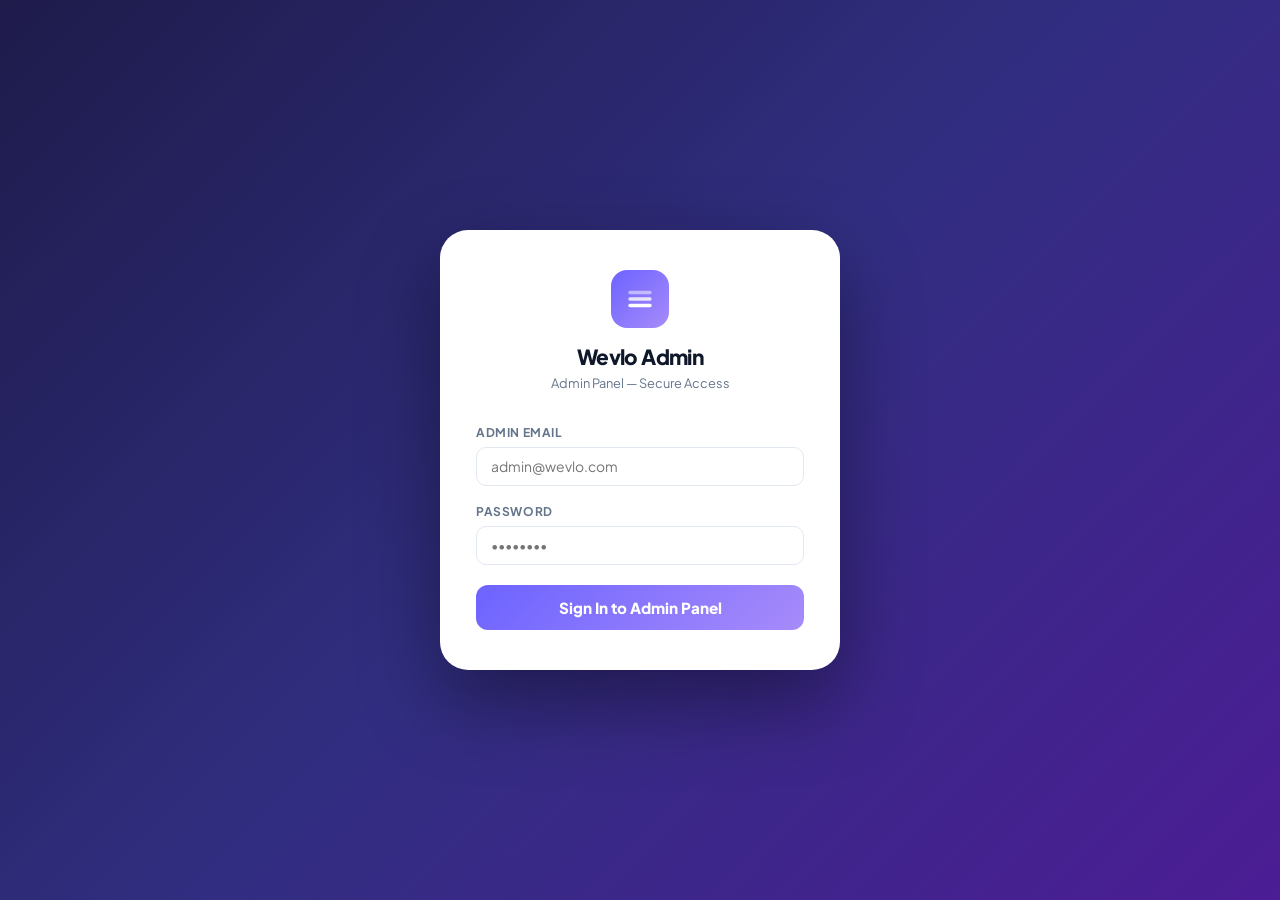
<file: admin/index.html>
<!DOCTYPE html>
<html lang="en">
<head>
<meta charset="UTF-8"/>
<meta name="viewport" content="width=device-width, initial-scale=1.0"/>
<title>Wevlo Admin Panel</title>
<link rel="stylesheet" href="../css/style.css"/>
<style>
/* ── Admin Layout ── */
:root {
  --admin-sidebar-w: 260px;
  --admin-header-h: 60px;
  --admin-primary: #1e1b4b;
  --admin-accent: #6c63ff;
  --admin-accent2: #a78bfa;
}

* { box-sizing: border-box; margin: 0; padding: 0; }

body {
  font-family: var(--font);
  background: #f1f5f9;
  color: var(--text);
  display: flex;
  min-height: 100vh;
}

/* ── Admin Sidebar ── */
.admin-sidebar {
  width: var(--admin-sidebar-w);
  background: var(--admin-primary);
  min-height: 100vh;
  position: fixed;
  top: 0; left: 0;
  display: flex;
  flex-direction: column;
  z-index: 100;
  transition: transform .25s cubic-bezier(.4,0,.2,1);
}

.admin-logo {
  padding: 20px 20px 16px;
  border-bottom: 1px solid rgba(255,255,255,.08);
  display: flex;
  align-items: center;
  gap: 10px;
}

.admin-logo-icon {
  width: 38px; height: 38px;
  background: linear-gradient(135deg, var(--admin-accent), var(--admin-accent2));
  border-radius: 10px;
  display: flex; align-items: center; justify-content: center;
  flex-shrink: 0;
}

.admin-logo-text { color: #fff; }
.admin-logo-text .logo-title { font-size: 1rem; font-weight: 800; letter-spacing: -.02em; }
.admin-logo-text .logo-sub { font-size: .68rem; color: rgba(255,255,255,.5); margin-top: 1px; }

.admin-nav { flex: 1; padding: 12px 10px; overflow-y: auto; }

.admin-nav-section { margin-bottom: 8px; }
.admin-nav-label {
  font-size: .62rem;
  font-weight: 700;
  text-transform: uppercase;
  letter-spacing: .1em;
  color: rgba(255,255,255,.3);
  padding: 10px 10px 4px;
}

.admin-nav-item {
  display: flex;
  align-items: center;
  gap: 9px;
  padding: 9px 12px;
  border-radius: 9px;
  color: rgba(255,255,255,.65);
  font-size: .84rem;
  font-weight: 600;
  cursor: pointer;
  transition: all .15s;
  margin-bottom: 2px;
  text-decoration: none;
}

.admin-nav-item:hover {
  background: rgba(255,255,255,.08);
  color: #fff;
}

.admin-nav-item.active {
  background: linear-gradient(135deg, rgba(108,99,255,.4), rgba(167,139,250,.3));
  color: #fff;
  box-shadow: 0 2px 8px rgba(108,99,255,.25);
}

.admin-nav-item svg { flex-shrink: 0; opacity: .8; }
.admin-nav-item.active svg { opacity: 1; }

.admin-nav-badge {
  margin-left: auto;
  background: var(--admin-accent);
  color: #fff;
  font-size: .6rem;
  font-weight: 800;
  padding: 2px 7px;
  border-radius: 20px;
  min-width: 20px;
  text-align: center;
}

.admin-nav-badge.danger { background: var(--danger); }
.admin-nav-badge.warning { background: var(--warning); }
.admin-nav-badge.success { background: var(--success); }

.admin-sidebar-footer {
  padding: 14px 10px;
  border-top: 1px solid rgba(255,255,255,.08);
}

.admin-user-card {
  display: flex;
  align-items: center;
  gap: 10px;
  padding: 9px 10px;
  border-radius: 9px;
  background: rgba(255,255,255,.06);
}

.admin-user-avatar {
  width: 34px; height: 34px;
  border-radius: 50%;
  background: linear-gradient(135deg, var(--admin-accent), #a78bfa);
  display: flex; align-items: center; justify-content: center;
  color: #fff;
  font-size: .75rem;
  font-weight: 800;
  flex-shrink: 0;
}

.admin-user-info { flex: 1; min-width: 0; }
.admin-user-name { font-size: .8rem; font-weight: 700; color: #fff; truncate: ellipsis; overflow: hidden; white-space: nowrap; }
.admin-user-role { font-size: .66rem; color: rgba(255,255,255,.45); }

.admin-logout-btn {
  width: 28px; height: 28px;
  border-radius: 7px;
  background: rgba(239,68,68,.15);
  border: none;
  cursor: pointer;
  display: flex; align-items: center; justify-content: center;
  color: #ef4444;
  flex-shrink: 0;
  transition: background .15s;
}
.admin-logout-btn:hover { background: rgba(239,68,68,.3); }

/* ── Main Content ── */
.admin-main {
  margin-left: var(--admin-sidebar-w);
  flex: 1;
  display: flex;
  flex-direction: column;
  min-height: 100vh;
}

/* ── Top Bar ── */
.admin-topbar {
  height: var(--admin-header-h);
  background: #fff;
  border-bottom: 1px solid var(--border);
  display: flex;
  align-items: center;
  padding: 0 24px;
  gap: 14px;
  position: sticky;
  top: 0;
  z-index: 50;
}

.admin-topbar-title {
  font-size: 1rem;
  font-weight: 800;
  color: var(--text);
  letter-spacing: -.02em;
}

.admin-topbar-breadcrumb {
  font-size: .75rem;
  color: var(--text-muted);
  display: flex;
  align-items: center;
  gap: 5px;
  margin-left: 4px;
}

.admin-topbar-right {
  margin-left: auto;
  display: flex;
  align-items: center;
  gap: 10px;
}

.admin-notif-btn {
  width: 36px; height: 36px;
  border-radius: 10px;
  background: var(--surface2);
  border: 1px solid var(--border);
  cursor: pointer;
  display: flex; align-items: center; justify-content: center;
  color: var(--text-muted);
  position: relative;
  transition: all .15s;
}
.admin-notif-btn:hover { background: var(--primary-50); border-color: var(--primary); color: var(--primary); }

.notif-dot {
  width: 8px; height: 8px;
  background: var(--danger);
  border-radius: 50%;
  position: absolute;
  top: 6px; right: 6px;
  border: 2px solid #fff;
}

.admin-refresh-btn {
  display: flex; align-items: center; gap: 6px;
  padding: 7px 14px;
  border-radius: 9px;
  background: linear-gradient(135deg, var(--admin-accent), var(--admin-accent2));
  border: none;
  color: #fff;
  font-size: .78rem;
  font-weight: 700;
  cursor: pointer;
  font-family: var(--font);
  transition: all .15s;
}
.admin-refresh-btn:hover { transform: translateY(-1px); box-shadow: 0 4px 14px rgba(108,99,255,.4); }

/* ── Content Area ── */
.admin-content {
  flex: 1;
  padding: 24px;
}

/* ── Stats Grid ── */
.stats-grid {
  display: grid;
  grid-template-columns: repeat(4, 1fr);
  gap: 16px;
  margin-bottom: 24px;
}

.stat-card {
  background: #fff;
  border: 1px solid var(--border);
  border-radius: var(--radius-lg);
  padding: 20px;
  position: relative;
  overflow: hidden;
  transition: all .2s;
}
.stat-card:hover { box-shadow: var(--shadow); transform: translateY(-2px); }

.stat-card::before {
  content: '';
  position: absolute;
  top: 0; right: 0;
  width: 80px; height: 80px;
  border-radius: 50%;
  opacity: .08;
  transform: translate(20px, -20px);
}

.stat-card.blue::before { background: var(--primary); }
.stat-card.purple::before { background: #8b5cf6; }
.stat-card.green::before { background: var(--success); }
.stat-card.orange::before { background: var(--warning); }

.stat-icon {
  width: 42px; height: 42px;
  border-radius: var(--radius);
  display: flex; align-items: center; justify-content: center;
  margin-bottom: 14px;
}
.stat-icon.blue { background: var(--primary-50); color: var(--primary); }
.stat-icon.purple { background: #f5f3ff; color: #8b5cf6; }
.stat-icon.green { background: var(--success-50); color: var(--success); }
.stat-icon.orange { background: var(--warning-50); color: var(--warning); }

.stat-label { font-size: .72rem; font-weight: 600; color: var(--text-muted); text-transform: uppercase; letter-spacing: .06em; margin-bottom: 4px; }
.stat-value { font-size: 1.8rem; font-weight: 900; letter-spacing: -.04em; color: var(--text); line-height: 1; }
.stat-change { font-size: .72rem; margin-top: 4px; }
.stat-change.up { color: var(--success); }
.stat-change.down { color: var(--danger); }

/* ── Page Sections ── */
.admin-page { display: none; }
.admin-page.active { display: block; }

/* ── Card ── */
.admin-card {
  background: #fff;
  border: 1px solid var(--border);
  border-radius: var(--radius-lg);
  overflow: hidden;
  margin-bottom: 20px;
}

.admin-card-head {
  padding: 16px 20px;
  border-bottom: 1px solid var(--border);
  display: flex;
  align-items: center;
  gap: 10px;
}

.admin-card-title {
  font-size: .9rem;
  font-weight: 800;
  color: var(--text);
  flex: 1;
}

.admin-card-body { padding: 20px; }
.admin-card-body.no-pad { padding: 0; }

/* ── Table ── */
.admin-table {
  width: 100%;
  border-collapse: collapse;
  font-size: .82rem;
}

.admin-table th {
  padding: 10px 16px;
  text-align: left;
  font-size: .68rem;
  font-weight: 700;
  text-transform: uppercase;
  letter-spacing: .06em;
  color: var(--text-muted);
  background: var(--surface2);
  border-bottom: 1px solid var(--border);
}

.admin-table td {
  padding: 12px 16px;
  border-bottom: 1px solid var(--border);
  vertical-align: middle;
}

.admin-table tr:last-child td { border-bottom: none; }
.admin-table tr:hover td { background: #f8fafc; }

/* ── Badge / Status ── */
.badge {
  display: inline-flex; align-items: center; gap: 4px;
  padding: 3px 9px;
  border-radius: 20px;
  font-size: .68rem;
  font-weight: 700;
}
.badge-success { background: var(--success-50); color: var(--success); }
.badge-danger  { background: var(--danger-50);  color: var(--danger); }
.badge-warning { background: var(--warning-50); color: var(--warning); }
.badge-blue    { background: var(--primary-50); color: var(--primary); }
.badge-purple  { background: #f5f3ff; color: #8b5cf6; }
.badge-gray    { background: var(--surface2); color: var(--text-muted); }

/* ── Buttons ── */
.btn-xs {
  padding: 4px 10px;
  border-radius: 7px;
  font-size: .72rem;
  font-weight: 700;
  font-family: var(--font);
  cursor: pointer;
  border: none;
  transition: all .15s;
  display: inline-flex; align-items: center; gap: 4px;
}
.btn-xs-primary { background: var(--primary); color: #fff; }
.btn-xs-primary:hover { background: var(--primary-dark); }
.btn-xs-danger { background: var(--danger-50); color: var(--danger); border: 1px solid #fca5a5; }
.btn-xs-danger:hover { background: #fee2e2; }
.btn-xs-success { background: var(--success-50); color: var(--success); border: 1px solid #6ee7b7; }
.btn-xs-success:hover { background: #d1fae5; }
.btn-xs-warning { background: var(--warning-50); color: #92400e; border: 1px solid #fcd34d; }
.btn-xs-warning:hover { background: #fef3c7; }
.btn-xs-gray { background: var(--surface2); color: var(--text-muted); border: 1px solid var(--border); }
.btn-xs-gray:hover { background: var(--surface3); }

.btn-admin {
  display: inline-flex; align-items: center; gap: 7px;
  padding: 9px 18px;
  border-radius: 10px;
  font-size: .82rem;
  font-weight: 700;
  font-family: var(--font);
  cursor: pointer;
  border: none;
  transition: all .18s;
}
.btn-admin-primary {
  background: linear-gradient(135deg, var(--admin-accent), var(--admin-accent2));
  color: #fff;
}
.btn-admin-primary:hover { transform: translateY(-1px); box-shadow: 0 4px 14px rgba(108,99,255,.4); }
.btn-admin-secondary {
  background: var(--surface2);
  color: var(--text);
  border: 1px solid var(--border);
}
.btn-admin-secondary:hover { background: var(--surface3); }
.btn-admin-danger {
  background: var(--danger-50);
  color: var(--danger);
  border: 1px solid #fca5a5;
}
.btn-admin-danger:hover { background: #fee2e2; }

/* ── Search & Filter ── */
.admin-toolbar {
  display: flex;
  align-items: center;
  gap: 10px;
  margin-left: auto;
}

.admin-search {
  position: relative;
  display: flex;
  align-items: center;
}
.admin-search input {
  padding: 7px 12px 7px 34px;
  border: 1px solid var(--border);
  border-radius: 9px;
  font-size: .8rem;
  font-family: var(--font);
  background: var(--surface2);
  color: var(--text);
  width: 220px;
  transition: all .15s;
}
.admin-search input:focus { border-color: var(--admin-accent); background: #fff; outline: none; width: 260px; }
.admin-search .si {
  position: absolute; left: 10px;
  color: var(--text-muted);
  pointer-events: none;
}

.admin-select {
  padding: 7px 12px;
  border: 1px solid var(--border);
  border-radius: 9px;
  font-size: .8rem;
  font-family: var(--font);
  background: var(--surface2);
  color: var(--text);
  cursor: pointer;
}
.admin-select:focus { border-color: var(--admin-accent); outline: none; }

/* ── Form / Input ── */
.admin-form-group { margin-bottom: 16px; }
.admin-label { display: block; font-size: .75rem; font-weight: 700; color: var(--text-muted); margin-bottom: 5px; text-transform: uppercase; letter-spacing: .05em; }
.admin-input {
  width: 100%;
  padding: 10px 14px;
  border: 1.5px solid var(--border);
  border-radius: 10px;
  font-size: .87rem;
  font-family: var(--font);
  background: #fff;
  color: var(--text);
  transition: all .15s;
}
.admin-input:focus { border-color: var(--admin-accent); outline: none; box-shadow: 0 0 0 3px rgba(108,99,255,.1); }
.admin-input.disabled { background: var(--surface2); cursor: not-allowed; color: var(--text-muted); }
textarea.admin-input { resize: vertical; min-height: 90px; }

/* ── Modal ── */
.admin-modal-overlay {
  display: none;
  position: fixed;
  inset: 0;
  background: rgba(0,0,0,.45);
  backdrop-filter: blur(4px);
  z-index: 200;
  align-items: center;
  justify-content: center;
}
.admin-modal-overlay.open { display: flex; }

.admin-modal {
  background: #fff;
  border-radius: var(--radius-xl);
  width: 90%;
  max-width: 540px;
  max-height: 90vh;
  overflow-y: auto;
  box-shadow: 0 24px 60px rgba(0,0,0,.2);
  animation: modalIn .2s cubic-bezier(.34,1.56,.64,1);
}
@keyframes modalIn {
  from { transform: scale(.92) translateY(20px); opacity: 0; }
  to   { transform: scale(1) translateY(0); opacity: 1; }
}
.admin-modal.wide { max-width: 720px; }

.admin-modal-head {
  padding: 20px 22px 16px;
  border-bottom: 1px solid var(--border);
  display: flex;
  align-items: center;
  gap: 10px;
}
.admin-modal-title { font-size: 1rem; font-weight: 800; flex: 1; }
.admin-modal-close {
  width: 30px; height: 30px;
  border-radius: 8px;
  background: var(--surface2);
  border: none;
  cursor: pointer;
  display: flex; align-items: center; justify-content: center;
  color: var(--text-muted);
  font-size: 1rem;
  transition: all .15s;
}
.admin-modal-close:hover { background: var(--danger-50); color: var(--danger); }

.admin-modal-body { padding: 22px; }
.admin-modal-footer {
  padding: 14px 22px;
  border-top: 1px solid var(--border);
  display: flex;
  gap: 10px;
  justify-content: flex-end;
}

/* ── Login Screen ── */
.admin-login-wrap {
  position: fixed;
  inset: 0;
  background: linear-gradient(135deg, #1e1b4b 0%, #312e81 50%, #4c1d95 100%);
  display: flex;
  align-items: center;
  justify-content: center;
  z-index: 9999;
}

.admin-login-card {
  background: #fff;
  border-radius: var(--radius-2xl);
  padding: 40px 36px;
  width: 90%;
  max-width: 400px;
  box-shadow: 0 32px 80px rgba(0,0,0,.4);
}

.admin-login-logo {
  text-align: center;
  margin-bottom: 28px;
}

.admin-login-logo-icon {
  width: 58px; height: 58px;
  background: linear-gradient(135deg, #6c63ff, #a78bfa);
  border-radius: 16px;
  display: flex; align-items: center; justify-content: center;
  margin: 0 auto 12px;
}

.admin-login-logo h2 { font-size: 1.3rem; font-weight: 900; letter-spacing: -.03em; }
.admin-login-logo p { font-size: .8rem; color: var(--text-muted); }

.admin-login-err {
  background: var(--danger-50);
  border: 1px solid #fca5a5;
  color: var(--danger);
  font-size: .8rem;
  font-weight: 600;
  padding: 10px 14px;
  border-radius: 10px;
  margin-bottom: 14px;
  display: none;
}

.login-btn {
  width: 100%;
  padding: 13px;
  border: none;
  border-radius: 12px;
  background: linear-gradient(135deg, #6c63ff, #a78bfa);
  color: #fff;
  font-size: .95rem;
  font-weight: 800;
  font-family: var(--font);
  cursor: pointer;
  transition: all .2s;
  margin-top: 4px;
}
.login-btn:hover { transform: translateY(-1px); box-shadow: 0 8px 24px rgba(108,99,255,.45); }

/* ── Grid Layouts ── */
.grid-2 { display: grid; grid-template-columns: 1fr 1fr; gap: 20px; }
.grid-3 { display: grid; grid-template-columns: 1fr 1fr 1fr; gap: 20px; }

/* ── User Row ── */
.user-row-info { display: flex; align-items: center; gap: 10px; }
.user-mini-avatar {
  width: 34px; height: 34px;
  border-radius: 50%;
  background: linear-gradient(135deg, #6c63ff, #a78bfa);
  display: flex; align-items: center; justify-content: center;
  color: #fff;
  font-size: .72rem;
  font-weight: 800;
  flex-shrink: 0;
}
.user-mini-name { font-weight: 700; font-size: .84rem; color: var(--text); }
.user-mini-email { font-size: .72rem; color: var(--text-muted); }

/* ── Tab Nav ── */
.admin-tabs {
  display: flex;
  gap: 4px;
  background: var(--surface2);
  border-radius: 10px;
  padding: 3px;
  margin-bottom: 20px;
}

.admin-tab {
  padding: 7px 16px;
  border-radius: 8px;
  font-size: .8rem;
  font-weight: 700;
  cursor: pointer;
  color: var(--text-muted);
  transition: all .15s;
  background: none;
  border: none;
  font-family: var(--font);
  display: flex; align-items: center; gap: 6px;
}
.admin-tab.active {
  background: #fff;
  color: var(--admin-accent);
  box-shadow: 0 1px 4px rgba(0,0,0,.1);
}

/* ── Toggle Switch ── */
.admin-toggle {
  position: relative;
  display: inline-block;
  width: 40px;
  height: 22px;
}
.admin-toggle input { opacity: 0; width: 0; height: 0; }
.admin-toggle-slider {
  position: absolute;
  cursor: pointer;
  inset: 0;
  background: var(--border-dark);
  border-radius: 22px;
  transition: .2s;
}
.admin-toggle-slider::before {
  content: '';
  position: absolute;
  width: 16px; height: 16px;
  left: 3px; top: 3px;
  background: #fff;
  border-radius: 50%;
  transition: .2s;
  box-shadow: 0 1px 3px rgba(0,0,0,.2);
}
.admin-toggle input:checked + .admin-toggle-slider { background: var(--success); }
.admin-toggle input:checked + .admin-toggle-slider::before { transform: translateX(18px); }

/* ── Config Row ── */
.config-row {
  display: flex;
  align-items: center;
  gap: 12px;
  padding: 14px 0;
  border-bottom: 1px solid var(--border);
}
.config-row:last-child { border-bottom: none; }
.config-row-info { flex: 1; }
.config-row-label { font-size: .87rem; font-weight: 700; color: var(--text); }
.config-row-desc { font-size: .73rem; color: var(--text-muted); margin-top: 1px; }
.config-row-control { flex-shrink: 0; }

/* ── Activity Feed ── */
.activity-item {
  display: flex;
  align-items: flex-start;
  gap: 12px;
  padding: 12px 0;
  border-bottom: 1px solid var(--border);
}
.activity-item:last-child { border-bottom: none; }
.activity-dot {
  width: 32px; height: 32px;
  border-radius: 50%;
  display: flex; align-items: center; justify-content: center;
  flex-shrink: 0;
  margin-top: 2px;
}
.activity-dot.blue { background: var(--primary-50); color: var(--primary); }
.activity-dot.green { background: var(--success-50); color: var(--success); }
.activity-dot.orange { background: var(--warning-50); color: var(--warning); }
.activity-dot.purple { background: #f5f3ff; color: #8b5cf6; }
.activity-dot.red { background: var(--danger-50); color: var(--danger); }

.activity-content { flex: 1; }
.activity-text { font-size: .83rem; color: var(--text); font-weight: 600; }
.activity-text span { color: var(--primary); }
.activity-time { font-size: .7rem; color: var(--text-muted); margin-top: 2px; }

/* ── Empty State ── */
.admin-empty {
  text-align: center;
  padding: 50px 20px;
}
.admin-empty-icon {
  width: 64px; height: 64px;
  border-radius: 16px;
  background: var(--surface2);
  display: flex; align-items: center; justify-content: center;
  margin: 0 auto 14px;
  color: var(--text-light);
}
.admin-empty h4 { font-size: .95rem; color: var(--text); margin-bottom: 6px; }
.admin-empty p { font-size: .8rem; color: var(--text-muted); }

/* ── Loading ── */
.admin-loading {
  display: flex;
  align-items: center;
  justify-content: center;
  padding: 40px;
  color: var(--text-muted);
  gap: 10px;
  font-size: .85rem;
}

.spin {
  animation: spin .8s linear infinite;
}
@keyframes spin {
  from { transform: rotate(0deg); }
  to   { transform: rotate(360deg); }
}

/* ── Mobile sidebar toggle ── */
.admin-sidebar-toggle {
  display: none;
  width: 36px; height: 36px;
  border-radius: 9px;
  background: var(--surface2);
  border: 1px solid var(--border);
  cursor: pointer;
  align-items: center; justify-content: center;
  color: var(--text-muted);
}

.admin-sidebar-overlay {
  display: none;
  position: fixed;
  inset: 0;
  background: rgba(0,0,0,.4);
  z-index: 90;
}

/* ── Announcement Banner section ── */
.banner-preview {
  background: linear-gradient(135deg, #1a2f7a, #2563eb);
  border-radius: 10px;
  padding: 16px;
  color: #fff;
  font-size: .82rem;
  margin-top: 8px;
}

/* ── Wallet payment list ── */
.pay-status-pending { color: var(--warning); font-weight: 700; }
.pay-status-approved { color: var(--success); font-weight: 700; }
.pay-status-rejected { color: var(--danger); font-weight: 700; }

/* ── Notification ── */
.admin-notif-toast {
  position: fixed;
  bottom: 24px;
  right: 24px;
  background: #1e1b4b;
  color: #fff;
  padding: 12px 18px;
  border-radius: 12px;
  font-size: .83rem;
  font-weight: 600;
  z-index: 9000;
  box-shadow: 0 8px 24px rgba(0,0,0,.3);
  display: flex;
  align-items: center;
  gap: 8px;
  transform: translateY(80px);
  opacity: 0;
  transition: all .3s cubic-bezier(.34,1.56,.64,1);
}
.admin-notif-toast.show { transform: translateY(0); opacity: 1; }
.admin-notif-toast.success { border-left: 4px solid var(--success); }
.admin-notif-toast.error { border-left: 4px solid var(--danger); }
.admin-notif-toast.info { border-left: 4px solid var(--admin-accent); }

@media (max-width: 1024px) {
  .stats-grid { grid-template-columns: repeat(2, 1fr); }
  .grid-2 { grid-template-columns: 1fr; }
  .grid-3 { grid-template-columns: 1fr 1fr; }
}

@media (max-width: 768px) {
  .admin-sidebar {
    transform: translateX(-100%);
  }
  .admin-sidebar.open {
    transform: translateX(0);
    box-shadow: 4px 0 24px rgba(0,0,0,.3);
  }
  .admin-sidebar-overlay.open { display: block; }
  .admin-main { margin-left: 0; }
  .admin-sidebar-toggle { display: flex; }
  .stats-grid { grid-template-columns: 1fr 1fr; }
  .admin-content { padding: 16px; }
  .grid-3 { grid-template-columns: 1fr; }
  .admin-table { font-size: .75rem; }
  .admin-table th, .admin-table td { padding: 9px 10px; }
}

@media (max-width: 480px) {
  .stats-grid { grid-template-columns: 1fr; }
  .admin-modal { border-radius: var(--radius-lg); }
}
</style>
</head>
<body>

<!-- ── Login Screen ── -->
<div class="admin-login-wrap" id="loginWrap">
  <div class="admin-login-card">
    <div class="admin-login-logo">
      <div class="admin-login-logo-icon">
        <svg width="28" height="28" viewBox="0 0 24 24" fill="none">
          <rect x="2" y="5" width="20" height="3" rx="1.5" fill="rgba(255,255,255,0.5)"/>
          <rect x="2" y="10.5" width="20" height="3" rx="1.5" fill="rgba(255,255,255,0.8)"/>
          <rect x="2" y="16" width="20" height="3" rx="1.5" fill="#fff"/>
        </svg>
      </div>
      <h2>Wevlo Admin</h2>
      <p>Admin Panel — Secure Access</p>
    </div>
    <div class="admin-login-err" id="loginErr"></div>
    <div class="admin-form-group">
      <label class="admin-label">Admin Email</label>
      <input class="admin-input" type="email" id="loginEmail" placeholder="admin@wevlo.com" autocomplete="username"/>
    </div>
    <div class="admin-form-group">
      <label class="admin-label">Password</label>
      <input class="admin-input" type="password" id="loginPass" placeholder="••••••••" autocomplete="current-password" onkeydown="if(event.key==='Enter')doAdminLogin()"/>
    </div>
    <button class="login-btn" onclick="doAdminLogin()" id="loginBtn">
      <span id="loginBtnTxt">Sign In to Admin Panel</span>
    </button>
  </div>
</div>

<!-- ── Sidebar Overlay (mobile) ── -->
<div class="admin-sidebar-overlay" id="sidebarOverlay" onclick="closeMobileSidebar()"></div>

<!-- ── Sidebar ── -->
<aside class="admin-sidebar" id="adminSidebar">
  <div class="admin-logo">
    <div class="admin-logo-icon">
      <svg width="20" height="20" viewBox="0 0 24 24" fill="none">
        <rect x="2" y="5" width="20" height="3" rx="1.5" fill="rgba(255,255,255,0.5)"/>
        <rect x="2" y="10.5" width="20" height="3" rx="1.5" fill="rgba(255,255,255,0.8)"/>
        <rect x="2" y="16" width="20" height="3" rx="1.5" fill="#fff"/>
      </svg>
    </div>
    <div class="admin-logo-text">
      <div class="logo-title">Wevlo Admin</div>
      <div class="logo-sub">Control Panel</div>
    </div>
  </div>

  <nav class="admin-nav">
    <div class="admin-nav-section">
      <div class="admin-nav-label">Overview</div>
      <a class="admin-nav-item active" data-page="dashboard" onclick="showPage('dashboard',this)">
        <svg width="16" height="16" viewBox="0 0 24 24" fill="none" stroke="currentColor" stroke-width="2" stroke-linecap="round" stroke-linejoin="round"><rect x="3" y="3" width="7" height="7"/><rect x="14" y="3" width="7" height="7"/><rect x="14" y="14" width="7" height="7"/><rect x="3" y="14" width="7" height="7"/></svg>
        Dashboard
      </a>
    </div>

    <div class="admin-nav-section">
      <div class="admin-nav-label">User Management</div>
      <a class="admin-nav-item" data-page="users" onclick="showPage('users',this)">
        <svg width="16" height="16" viewBox="0 0 24 24" fill="none" stroke="currentColor" stroke-width="2" stroke-linecap="round" stroke-linejoin="round"><path d="M17 21v-2a4 4 0 0 0-4-4H5a4 4 0 0 0-4 4v2"/><circle cx="9" cy="7" r="4"/><path d="M23 21v-2a4 4 0 0 0-3-3.87"/><path d="M16 3.13a4 4 0 0 1 0 7.75"/></svg>
        All Users
        <span class="admin-nav-badge" id="navUserCount">0</span>
      </a>
      <a class="admin-nav-item" data-page="subscriptions" onclick="showPage('subscriptions',this)">
        <svg width="16" height="16" viewBox="0 0 24 24" fill="none" stroke="currentColor" stroke-width="2" stroke-linecap="round" stroke-linejoin="round"><polygon points="12 2 15.09 8.26 22 9.27 17 14.14 18.18 21.02 12 17.77 5.82 21.02 7 14.14 2 9.27 8.91 8.26 12 2"/></svg>
        Subscriptions
      </a>
      <a class="admin-nav-item" data-page="wallet_requests" onclick="showPage('wallet_requests',this)">
        <svg width="16" height="16" viewBox="0 0 24 24" fill="none" stroke="currentColor" stroke-width="2" stroke-linecap="round" stroke-linejoin="round"><rect x="1" y="4" width="22" height="16" rx="2" ry="2"/><line x1="1" y1="10" x2="23" y2="10"/></svg>
        Wallet Requests
        <span class="admin-nav-badge danger" id="navPendingCount">0</span>
      </a>
      <a class="admin-nav-item" data-page="transactions" onclick="showPage('transactions',this)">
        <svg width="16" height="16" viewBox="0 0 24 24" fill="none" stroke="currentColor" stroke-width="2" stroke-linecap="round" stroke-linejoin="round"><line x1="12" y1="1" x2="12" y2="23"/><path d="M17 5H9.5a3.5 3.5 0 0 0 0 7h5a3.5 3.5 0 0 1 0 7H6"/></svg>
        Transactions
      </a>
    </div>

    <div class="admin-nav-section">
      <div class="admin-nav-label">Content</div>
      <a class="admin-nav-item" data-page="templates" onclick="showPage('templates',this)">
        <svg width="16" height="16" viewBox="0 0 24 24" fill="none" stroke="currentColor" stroke-width="2" stroke-linecap="round" stroke-linejoin="round"><path d="M14 2H6a2 2 0 0 0-2 2v16a2 2 0 0 0 2 2h12a2 2 0 0 0 2-2V8z"/><polyline points="14 2 14 8 20 8"/><line x1="16" y1="13" x2="8" y2="13"/><line x1="16" y1="17" x2="8" y2="17"/><polyline points="10 9 9 9 8 9"/></svg>
        Templates
      </a>
      <a class="admin-nav-item" data-page="banners" onclick="showPage('banners',this)">
        <svg width="16" height="16" viewBox="0 0 24 24" fill="none" stroke="currentColor" stroke-width="2" stroke-linecap="round" stroke-linejoin="round"><rect x="3" y="3" width="18" height="18" rx="2"/><circle cx="8.5" cy="8.5" r="1.5"/><polyline points="21 15 16 10 5 21"/></svg>
        Banners
      </a>
      <a class="admin-nav-item" data-page="lab_projects" onclick="showPage('lab_projects',this)">
        <svg width="16" height="16" viewBox="0 0 24 24" fill="none" stroke="currentColor" stroke-width="2" stroke-linecap="round" stroke-linejoin="round"><path d="M9 3h6m-5 0v6l-4 9a1 1 0 0 0 .9 1.4h10.2a1 1 0 0 0 .9-1.4L14 9V3"/></svg>
        Lab Projects
      </a>
      <a class="admin-nav-item" data-page="apps" onclick="showPage('apps',this)">
        <svg width="16" height="16" viewBox="0 0 24 24" fill="none" stroke="currentColor" stroke-width="2" stroke-linecap="round" stroke-linejoin="round"><rect x="5" y="2" width="14" height="20" rx="2" ry="2"/><line x1="12" y1="18" x2="12.01" y2="18"/></svg>
        APK / Apps
      </a>
    </div>

    <div class="admin-nav-section">
      <div class="admin-nav-label">Config</div>
      <a class="admin-nav-item" data-page="sub_plans" onclick="showPage('sub_plans',this)">
        <svg width="16" height="16" viewBox="0 0 24 24" fill="none" stroke="currentColor" stroke-width="2" stroke-linecap="round" stroke-linejoin="round"><path d="M20 7H4a2 2 0 0 0-2 2v6a2 2 0 0 0 2 2h16a2 2 0 0 0 2-2V9a2 2 0 0 0-2-2z"/><circle cx="12" cy="12" r="2"/></svg>
        Subscription Plans
      </a>
      <a class="admin-nav-item" data-page="app_config" onclick="showPage('app_config',this)">
        <svg width="16" height="16" viewBox="0 0 24 24" fill="none" stroke="currentColor" stroke-width="2" stroke-linecap="round" stroke-linejoin="round"><circle cx="12" cy="12" r="3"/><path d="M19.07 4.93a10 10 0 0 1 0 14.14M4.93 4.93a10 10 0 0 0 0 14.14"/><path d="M15.54 8.46a5 5 0 0 1 0 7.07M8.46 8.46a5 5 0 0 0 0 7.07"/></svg>
        App Config
      </a>
      <a class="admin-nav-item" data-page="flash_sale" onclick="showPage('flash_sale',this)">
        <svg width="16" height="16" viewBox="0 0 24 24" fill="none" stroke="currentColor" stroke-width="2" stroke-linecap="round" stroke-linejoin="round"><polygon points="13 2 3 14 12 14 11 22 21 10 12 10 13 2"/></svg>
        Flash Sale
      </a>
      <a class="admin-nav-item" data-page="notifications" onclick="showPage('notifications',this)">
        <svg width="16" height="16" viewBox="0 0 24 24" fill="none" stroke="currentColor" stroke-width="2" stroke-linecap="round" stroke-linejoin="round"><path d="M18 8A6 6 0 0 0 6 8c0 7-3 9-3 9h18s-3-2-3-9"/><path d="M13.73 21a2 2 0 0 1-3.46 0"/></svg>
        Push Notifications
      </a>
      <a class="admin-nav-item" data-page="settings" onclick="showPage('settings',this)">
        <svg width="16" height="16" viewBox="0 0 24 24" fill="none" stroke="currentColor" stroke-width="2" stroke-linecap="round" stroke-linejoin="round"><circle cx="12" cy="12" r="3"/><path d="M12 1v4M12 19v4M4.22 4.22l2.83 2.83M16.95 16.95l2.83 2.83M1 12h4M19 12h4M4.22 19.78l2.83-2.83M16.95 7.05l2.83-2.83"/></svg>
        Settings
      </a>
    </div>
  </nav>

  <div class="admin-sidebar-footer">
    <div class="admin-user-card">
      <div class="admin-user-avatar" id="adminAvatarSidebar">AD</div>
      <div class="admin-user-info">
        <div class="admin-user-name" id="adminNameSidebar">Admin</div>
        <div class="admin-user-role">Super Administrator</div>
      </div>
      <button class="admin-logout-btn" onclick="doAdminLogout()" title="Logout">
        <svg width="14" height="14" viewBox="0 0 24 24" fill="none" stroke="currentColor" stroke-width="2.5" stroke-linecap="round" stroke-linejoin="round"><path d="M9 21H5a2 2 0 0 1-2-2V5a2 2 0 0 1 2-2h4"/><polyline points="16 17 21 12 16 7"/><line x1="21" y1="12" x2="9" y2="12"/></svg>
      </button>
    </div>
  </div>
</aside>

<!-- ── Main ── -->
<div class="admin-main">

  <!-- Top Bar -->
  <div class="admin-topbar">
    <button class="admin-sidebar-toggle" onclick="toggleMobileSidebar()">
      <svg width="18" height="18" viewBox="0 0 24 24" fill="none" stroke="currentColor" stroke-width="2" stroke-linecap="round" stroke-linejoin="round"><line x1="3" y1="6" x2="21" y2="6"/><line x1="3" y1="12" x2="21" y2="12"/><line x1="3" y1="18" x2="21" y2="18"/></svg>
    </button>
    <div>
      <div class="admin-topbar-title" id="topbarTitle">Dashboard</div>
      <div class="admin-topbar-breadcrumb">
        <svg width="11" height="11" viewBox="0 0 24 24" fill="none" stroke="currentColor" stroke-width="2"><path d="m3 9 9-7 9 7v11a2 2 0 0 1-2 2H5a2 2 0 0 1-2-2z"/></svg>
        Wevlo Admin
        <svg width="10" height="10" viewBox="0 0 24 24" fill="none" stroke="currentColor" stroke-width="2.5"><polyline points="9 18 15 12 9 6"/></svg>
        <span id="topbarBreadcrumb">Dashboard</span>
      </div>
    </div>
    <div class="admin-topbar-right">
      <button class="admin-notif-btn" title="Notifications">
        <svg width="16" height="16" viewBox="0 0 24 24" fill="none" stroke="currentColor" stroke-width="2" stroke-linecap="round" stroke-linejoin="round"><path d="M18 8A6 6 0 0 0 6 8c0 7-3 9-3 9h18s-3-2-3-9"/><path d="M13.73 21a2 2 0 0 1-3.46 0"/></svg>
        <span class="notif-dot" id="notifDot"></span>
      </button>
      <button class="admin-refresh-btn" onclick="refreshCurrentPage()">
        <svg width="14" height="14" viewBox="0 0 24 24" fill="none" stroke="currentColor" stroke-width="2.5" stroke-linecap="round" stroke-linejoin="round"><polyline points="1 4 1 10 7 10"/><path d="M3.51 15a9 9 0 1 0 .49-3.67"/></svg>
        Refresh
      </button>
    </div>
  </div>

  <!-- Content -->
  <div class="admin-content">

    <!-- ════════════ DASHBOARD ════════════ -->
    <div class="admin-page active" id="page-dashboard">
      <div class="stats-grid" id="dashboardStats">
        <div class="stat-card blue">
          <div class="stat-icon blue">
            <svg width="20" height="20" viewBox="0 0 24 24" fill="none" stroke="currentColor" stroke-width="2" stroke-linecap="round" stroke-linejoin="round"><path d="M17 21v-2a4 4 0 0 0-4-4H5a4 4 0 0 0-4 4v2"/><circle cx="9" cy="7" r="4"/><path d="M23 21v-2a4 4 0 0 0-3-3.87"/><path d="M16 3.13a4 4 0 0 1 0 7.75"/></svg>
          </div>
          <div class="stat-label">Total Users</div>
          <div class="stat-value" id="dTotalUsers">—</div>
          <div class="stat-change up" id="dUserChange"></div>
        </div>
        <div class="stat-card purple">
          <div class="stat-icon purple">
            <svg width="20" height="20" viewBox="0 0 24 24" fill="none" stroke="currentColor" stroke-width="2" stroke-linecap="round" stroke-linejoin="round"><polygon points="12 2 15.09 8.26 22 9.27 17 14.14 18.18 21.02 12 17.77 5.82 21.02 7 14.14 2 9.27 8.91 8.26 12 2"/></svg>
          </div>
          <div class="stat-label">Active Subs</div>
          <div class="stat-value" id="dActiveSubs">—</div>
          <div class="stat-change up" id="dSubChange"></div>
        </div>
        <div class="stat-card green">
          <div class="stat-icon green">
            <svg width="20" height="20" viewBox="0 0 24 24" fill="none" stroke="currentColor" stroke-width="2" stroke-linecap="round" stroke-linejoin="round"><line x1="12" y1="1" x2="12" y2="23"/><path d="M17 5H9.5a3.5 3.5 0 0 0 0 7h5a3.5 3.5 0 0 1 0 7H6"/></svg>
          </div>
          <div class="stat-label">Total Revenue</div>
          <div class="stat-value" id="dRevenue">—</div>
          <div class="stat-change up" id="dRevenueChange"></div>
        </div>
        <div class="stat-card orange">
          <div class="stat-icon orange">
            <svg width="20" height="20" viewBox="0 0 24 24" fill="none" stroke="currentColor" stroke-width="2" stroke-linecap="round" stroke-linejoin="round"><circle cx="12" cy="12" r="10"/><polyline points="12 6 12 12 16 14"/></svg>
          </div>
          <div class="stat-label">Pending</div>
          <div class="stat-value" id="dPending">—</div>
          <div class="stat-change" id="dPendingChange"></div>
        </div>
      </div>

      <div class="grid-2">
        <div class="admin-card">
          <div class="admin-card-head">
            <svg width="16" height="16" viewBox="0 0 24 24" fill="none" stroke="#6c63ff" stroke-width="2" stroke-linecap="round" stroke-linejoin="round"><path d="M17 21v-2a4 4 0 0 0-4-4H5a4 4 0 0 0-4 4v2"/><circle cx="9" cy="7" r="4"/></svg>
            <span class="admin-card-title">Recent Users</span>
            <button class="btn-xs btn-xs-gray" onclick="showPage('users', document.querySelector('[data-page=users]'))">View All</button>
          </div>
          <div class="admin-card-body no-pad">
            <div id="dashRecentUsers" class="admin-loading">
              <svg class="spin" width="18" height="18" viewBox="0 0 24 24" fill="none" stroke="currentColor" stroke-width="2"><path d="M21 12a9 9 0 1 1-6.219-8.56"/></svg>
              Loading...
            </div>
          </div>
        </div>
        <div class="admin-card">
          <div class="admin-card-head">
            <svg width="16" height="16" viewBox="0 0 24 24" fill="none" stroke="#f59e0b" stroke-width="2" stroke-linecap="round" stroke-linejoin="round"><rect x="1" y="4" width="22" height="16" rx="2" ry="2"/><line x1="1" y1="10" x2="23" y2="10"/></svg>
            <span class="admin-card-title">Pending Payments</span>
            <button class="btn-xs btn-xs-warning" onclick="showPage('wallet_requests', document.querySelector('[data-page=wallet_requests]'))">Review</button>
          </div>
          <div class="admin-card-body no-pad">
            <div id="dashPendingPay" class="admin-loading">
              <svg class="spin" width="18" height="18" viewBox="0 0 24 24" fill="none" stroke="currentColor" stroke-width="2"><path d="M21 12a9 9 0 1 1-6.219-8.56"/></svg>
              Loading...
            </div>
          </div>
        </div>
      </div>

      <div class="admin-card">
        <div class="admin-card-head">
          <svg width="16" height="16" viewBox="0 0 24 24" fill="none" stroke="#10b981" stroke-width="2" stroke-linecap="round" stroke-linejoin="round"><circle cx="12" cy="12" r="10"/><polyline points="12 6 12 12 16 14"/></svg>
          <span class="admin-card-title">Recent Activity</span>
        </div>
        <div class="admin-card-body">
          <div id="dashActivity">
            <div class="admin-loading">
              <svg class="spin" width="18" height="18" viewBox="0 0 24 24" fill="none" stroke="currentColor" stroke-width="2"><path d="M21 12a9 9 0 1 1-6.219-8.56"/></svg>
              Loading activity...
            </div>
          </div>
        </div>
      </div>
    </div>

    <!-- ════════════ USERS ════════════ -->
    <div class="admin-page" id="page-users">
      <div class="admin-card">
        <div class="admin-card-head">
          <svg width="16" height="16" viewBox="0 0 24 24" fill="none" stroke="#6c63ff" stroke-width="2" stroke-linecap="round" stroke-linejoin="round"><path d="M17 21v-2a4 4 0 0 0-4-4H5a4 4 0 0 0-4 4v2"/><circle cx="9" cy="7" r="4"/><path d="M23 21v-2a4 4 0 0 0-3-3.87"/><path d="M16 3.13a4 4 0 0 1 0 7.75"/></svg>
          <span class="admin-card-title">All Users</span>
          <div class="admin-toolbar">
            <div class="admin-search">
              <svg class="si" width="13" height="13" viewBox="0 0 24 24" fill="none" stroke="currentColor" stroke-width="2" stroke-linecap="round" stroke-linejoin="round"><circle cx="11" cy="11" r="8"/><line x1="21" y1="21" x2="16.65" y2="16.65"/></svg>
              <input type="text" placeholder="Search users..." id="userSearch" oninput="filterUsers()"/>
            </div>
            <select class="admin-select" id="userFilter" onchange="filterUsers()">
              <option value="">All</option>
              <option value="active">Active Sub</option>
              <option value="free">Free</option>
            </select>
          </div>
        </div>
        <div class="admin-card-body no-pad">
          <div id="usersTableWrap">
            <div class="admin-loading">
              <svg class="spin" width="18" height="18" viewBox="0 0 24 24" fill="none" stroke="currentColor" stroke-width="2"><path d="M21 12a9 9 0 1 1-6.219-8.56"/></svg>
              Loading users...
            </div>
          </div>
        </div>
      </div>
    </div>

    <!-- ════════════ SUBSCRIPTIONS ════════════ -->
    <div class="admin-page" id="page-subscriptions">
      <div class="admin-card">
        <div class="admin-card-head">
          <svg width="16" height="16" viewBox="0 0 24 24" fill="none" stroke="#8b5cf6" stroke-width="2" stroke-linecap="round" stroke-linejoin="round"><polygon points="12 2 15.09 8.26 22 9.27 17 14.14 18.18 21.02 12 17.77 5.82 21.02 7 14.14 2 9.27 8.91 8.26 12 2"/></svg>
          <span class="admin-card-title">Active Subscriptions</span>
          <button class="btn-admin btn-admin-primary" style="margin-left:auto" onclick="openGrantSubModal()">
            <svg width="14" height="14" viewBox="0 0 24 24" fill="none" stroke="currentColor" stroke-width="2.5" stroke-linecap="round" stroke-linejoin="round"><line x1="12" y1="5" x2="12" y2="19"/><line x1="5" y1="12" x2="19" y2="12"/></svg>
            Grant Subscription
          </button>
        </div>
        <div class="admin-card-body no-pad">
          <div id="subsTableWrap">
            <div class="admin-loading">
              <svg class="spin" width="18" height="18" viewBox="0 0 24 24" fill="none" stroke="currentColor" stroke-width="2"><path d="M21 12a9 9 0 1 1-6.219-8.56"/></svg>
              Loading subscriptions...
            </div>
          </div>
        </div>
      </div>
    </div>

    <!-- ════════════ WALLET REQUESTS ════════════ -->
    <div class="admin-page" id="page-wallet_requests">
      <div class="admin-tabs">
        <button class="admin-tab active" onclick="filterWalletTab('pending',this)">
          <svg width="12" height="12" viewBox="0 0 24 24" fill="none" stroke="currentColor" stroke-width="2" stroke-linecap="round" stroke-linejoin="round"><circle cx="12" cy="12" r="10"/><polyline points="12 6 12 12 16 14"/></svg>
          Pending
        </button>
        <button class="admin-tab" onclick="filterWalletTab('approved',this)">
          <svg width="12" height="12" viewBox="0 0 24 24" fill="none" stroke="currentColor" stroke-width="2" stroke-linecap="round" stroke-linejoin="round"><polyline points="20 6 9 17 4 12"/></svg>
          Approved
        </button>
        <button class="admin-tab" onclick="filterWalletTab('rejected',this)">
          <svg width="12" height="12" viewBox="0 0 24 24" fill="none" stroke="currentColor" stroke-width="2" stroke-linecap="round" stroke-linejoin="round"><line x1="18" y1="6" x2="6" y2="18"/><line x1="6" y1="6" x2="18" y2="18"/></svg>
          Rejected
        </button>
        <button class="admin-tab" onclick="filterWalletTab('all',this)">All</button>
      </div>
      <div class="admin-card">
        <div class="admin-card-head">
          <svg width="16" height="16" viewBox="0 0 24 24" fill="none" stroke="#f59e0b" stroke-width="2" stroke-linecap="round" stroke-linejoin="round"><rect x="1" y="4" width="22" height="16" rx="2" ry="2"/><line x1="1" y1="10" x2="23" y2="10"/></svg>
          <span class="admin-card-title">Wallet Recharge Requests</span>
        </div>
        <div class="admin-card-body no-pad">
          <div id="walletTableWrap">
            <div class="admin-loading">
              <svg class="spin" width="18" height="18" viewBox="0 0 24 24" fill="none" stroke="currentColor" stroke-width="2"><path d="M21 12a9 9 0 1 1-6.219-8.56"/></svg>
              Loading requests...
            </div>
          </div>
        </div>
      </div>
    </div>

    <!-- ════════════ TRANSACTIONS ════════════ -->
    <div class="admin-page" id="page-transactions">
      <div class="admin-card">
        <div class="admin-card-head">
          <svg width="16" height="16" viewBox="0 0 24 24" fill="none" stroke="#10b981" stroke-width="2" stroke-linecap="round" stroke-linejoin="round"><line x1="12" y1="1" x2="12" y2="23"/><path d="M17 5H9.5a3.5 3.5 0 0 0 0 7h5a3.5 3.5 0 0 1 0 7H6"/></svg>
          <span class="admin-card-title">All Transactions</span>
          <div class="admin-toolbar">
            <select class="admin-select" id="trxFilter" onchange="loadTransactions()">
              <option value="">All Types</option>
              <option value="recharge">Recharge</option>
              <option value="purchase">Purchase</option>
              <option value="subscription">Subscription</option>
            </select>
          </div>
        </div>
        <div class="admin-card-body no-pad">
          <div id="trxTableWrap">
            <div class="admin-loading">
              <svg class="spin" width="18" height="18" viewBox="0 0 24 24" fill="none" stroke="currentColor" stroke-width="2"><path d="M21 12a9 9 0 1 1-6.219-8.56"/></svg>
              Loading...
            </div>
          </div>
        </div>
      </div>
    </div>

    <!-- ════════════ TEMPLATES ════════════ -->
    <div class="admin-page" id="page-templates">
      <div class="admin-card">
        <div class="admin-card-head">
          <svg width="16" height="16" viewBox="0 0 24 24" fill="none" stroke="#2563eb" stroke-width="2" stroke-linecap="round" stroke-linejoin="round"><path d="M14 2H6a2 2 0 0 0-2 2v16a2 2 0 0 0 2 2h12a2 2 0 0 0 2-2V8z"/><polyline points="14 2 14 8 20 8"/></svg>
          <span class="admin-card-title">Templates</span>
          <div class="admin-toolbar">
            <div class="admin-search">
              <svg class="si" width="13" height="13" viewBox="0 0 24 24" fill="none" stroke="currentColor" stroke-width="2" stroke-linecap="round" stroke-linejoin="round"><circle cx="11" cy="11" r="8"/><line x1="21" y1="21" x2="16.65" y2="16.65"/></svg>
              <input type="text" placeholder="Search templates..." id="tplSearch" oninput="filterTemplates()"/>
            </div>
          </div>
          <button class="btn-admin btn-admin-primary" onclick="openAddTemplateModal()">
            <svg width="14" height="14" viewBox="0 0 24 24" fill="none" stroke="currentColor" stroke-width="2.5" stroke-linecap="round" stroke-linejoin="round"><line x1="12" y1="5" x2="12" y2="19"/><line x1="5" y1="12" x2="19" y2="12"/></svg>
            Add Template
          </button>
        </div>
        <div class="admin-card-body no-pad">
          <div id="tplTableWrap">
            <div class="admin-loading">
              <svg class="spin" width="18" height="18" viewBox="0 0 24 24" fill="none" stroke="currentColor" stroke-width="2"><path d="M21 12a9 9 0 1 1-6.219-8.56"/></svg>
              Loading templates...
            </div>
          </div>
        </div>
      </div>
    </div>

    <!-- ════════════ BANNERS ════════════ -->
    <div class="admin-page" id="page-banners">
      <div class="admin-card">
        <div class="admin-card-head">
          <svg width="16" height="16" viewBox="0 0 24 24" fill="none" stroke="#2563eb" stroke-width="2" stroke-linecap="round" stroke-linejoin="round"><rect x="3" y="3" width="18" height="18" rx="2"/><circle cx="8.5" cy="8.5" r="1.5"/><polyline points="21 15 16 10 5 21"/></svg>
          <span class="admin-card-title">Announcement Banners</span>
          <button class="btn-admin btn-admin-primary" onclick="openAddBannerModal()" style="margin-left:auto">
            <svg width="14" height="14" viewBox="0 0 24 24" fill="none" stroke="currentColor" stroke-width="2.5" stroke-linecap="round" stroke-linejoin="round"><line x1="12" y1="5" x2="12" y2="19"/><line x1="5" y1="12" x2="19" y2="12"/></svg>
            Add Banner
          </button>
        </div>
        <div class="admin-card-body">
          <div id="bannersGrid" class="admin-loading">
            <svg class="spin" width="18" height="18" viewBox="0 0 24 24" fill="none" stroke="currentColor" stroke-width="2"><path d="M21 12a9 9 0 1 1-6.219-8.56"/></svg>
            Loading banners...
          </div>
        </div>
      </div>
    </div>

    <!-- ════════════ LAB PROJECTS ════════════ -->
    <div class="admin-page" id="page-lab_projects">
      <div class="admin-card">
        <div class="admin-card-head">
          <svg width="16" height="16" viewBox="0 0 24 24" fill="none" stroke="#8b5cf6" stroke-width="2" stroke-linecap="round" stroke-linejoin="round"><path d="M9 3h6m-5 0v6l-4 9a1 1 0 0 0 .9 1.4h10.2a1 1 0 0 0 .9-1.4L14 9V3"/></svg>
          <span class="admin-card-title">Lab Projects</span>
          <div class="admin-toolbar">
            <div class="admin-search">
              <svg class="si" width="13" height="13" viewBox="0 0 24 24" fill="none" stroke="currentColor" stroke-width="2" stroke-linecap="round" stroke-linejoin="round"><circle cx="11" cy="11" r="8"/><line x1="21" y1="21" x2="16.65" y2="16.65"/></svg>
              <input type="text" placeholder="Search projects..." id="labSearch" oninput="filterLab()"/>
            </div>
          </div>
        </div>
        <div class="admin-card-body no-pad">
          <div id="labTableWrap">
            <div class="admin-loading">
              <svg class="spin" width="18" height="18" viewBox="0 0 24 24" fill="none" stroke="currentColor" stroke-width="2"><path d="M21 12a9 9 0 1 1-6.219-8.56"/></svg>
              Loading lab projects...
            </div>
          </div>
        </div>
      </div>
    </div>

    <!-- ════════════ APPS ════════════ -->
    <div class="admin-page" id="page-apps">
      <div class="admin-card">
        <div class="admin-card-head">
          <svg width="16" height="16" viewBox="0 0 24 24" fill="none" stroke="#2563eb" stroke-width="2" stroke-linecap="round" stroke-linejoin="round"><rect x="5" y="2" width="14" height="20" rx="2" ry="2"/><line x1="12" y1="18" x2="12.01" y2="18"/></svg>
          <span class="admin-card-title">APK / Apps Store</span>
          <button class="btn-admin btn-admin-primary" onclick="openAddAppModal()" style="margin-left:auto">
            <svg width="14" height="14" viewBox="0 0 24 24" fill="none" stroke="currentColor" stroke-width="2.5" stroke-linecap="round" stroke-linejoin="round"><line x1="12" y1="5" x2="12" y2="19"/><line x1="5" y1="12" x2="19" y2="12"/></svg>
            Add App
          </button>
        </div>
        <div class="admin-card-body no-pad">
          <div id="appsTableWrap">
            <div class="admin-loading">
              <svg class="spin" width="18" height="18" viewBox="0 0 24 24" fill="none" stroke="currentColor" stroke-width="2"><path d="M21 12a9 9 0 1 1-6.219-8.56"/></svg>
              Loading apps...
            </div>
          </div>
        </div>
      </div>
    </div>

    <!-- ════════════ SUBSCRIPTION PLANS ════════════ -->
    <div class="admin-page" id="page-sub_plans">
      <div class="admin-card">
        <div class="admin-card-head">
          <svg width="16" height="16" viewBox="0 0 24 24" fill="none" stroke="#8b5cf6" stroke-width="2" stroke-linecap="round" stroke-linejoin="round"><path d="M20 7H4a2 2 0 0 0-2 2v6a2 2 0 0 0 2 2h16a2 2 0 0 0 2-2V9a2 2 0 0 0-2-2z"/><circle cx="12" cy="12" r="2"/></svg>
          <span class="admin-card-title">Subscription Plans</span>
          <button class="btn-admin btn-admin-primary" onclick="openAddPlanModal()" style="margin-left:auto">
            <svg width="14" height="14" viewBox="0 0 24 24" fill="none" stroke="currentColor" stroke-width="2.5" stroke-linecap="round" stroke-linejoin="round"><line x1="12" y1="5" x2="12" y2="19"/><line x1="5" y1="12" x2="19" y2="12"/></svg>
            Add Plan
          </button>
        </div>
        <div class="admin-card-body no-pad">
          <div id="plansTableWrap">
            <div class="admin-loading">
              <svg class="spin" width="18" height="18" viewBox="0 0 24 24" fill="none" stroke="currentColor" stroke-width="2"><path d="M21 12a9 9 0 1 1-6.219-8.56"/></svg>
              Loading plans...
            </div>
          </div>
        </div>
      </div>
    </div>

    <!-- ════════════ APP CONFIG ════════════ -->
    <div class="admin-page" id="page-app_config">
      <div class="grid-2">
        <div class="admin-card">
          <div class="admin-card-head">
            <svg width="16" height="16" viewBox="0 0 24 24" fill="none" stroke="#2563eb" stroke-width="2" stroke-linecap="round" stroke-linejoin="round"><rect x="1" y="4" width="22" height="16" rx="2" ry="2"/><line x1="1" y1="10" x2="23" y2="10"/></svg>
            <span class="admin-card-title">Payment Numbers</span>
          </div>
          <div class="admin-card-body">
            <div class="admin-form-group">
              <label class="admin-label">Bkash Number</label>
              <input class="admin-input" type="text" id="cfgBkash" placeholder="01XXXXXXXXX"/>
            </div>
            <div class="admin-form-group">
              <label class="admin-label">Nagad Number</label>
              <input class="admin-input" type="text" id="cfgNagad" placeholder="01XXXXXXXXX"/>
            </div>
            <button class="btn-admin btn-admin-primary" onclick="savePaymentConfig()">
              <svg width="14" height="14" viewBox="0 0 24 24" fill="none" stroke="currentColor" stroke-width="2.5" stroke-linecap="round" stroke-linejoin="round"><polyline points="20 6 9 17 4 12"/></svg>
              Save Config
            </button>
          </div>
        </div>
        <div class="admin-card">
          <div class="admin-card-head">
            <svg width="16" height="16" viewBox="0 0 24 24" fill="none" stroke="#10b981" stroke-width="2" stroke-linecap="round" stroke-linejoin="round"><circle cx="12" cy="12" r="3"/><path d="M19.07 4.93a10 10 0 0 1 0 14.14M4.93 4.93a10 10 0 0 0 0 14.14"/></svg>
            <span class="admin-card-title">App Features</span>
          </div>
          <div class="admin-card-body">
            <div id="appFeaturesConfig">
              <div class="config-row">
                <div class="config-row-info">
                  <div class="config-row-label">Maintenance Mode</div>
                  <div class="config-row-desc">Show maintenance page to users</div>
                </div>
                <div class="config-row-control">
                  <label class="admin-toggle"><input type="checkbox" id="cfgMaintenance" onchange="saveFeatureConfig('maintenance', this.checked)"/><span class="admin-toggle-slider"></span></label>
                </div>
              </div>
              <div class="config-row">
                <div class="config-row-info">
                  <div class="config-row-label">Registration</div>
                  <div class="config-row-desc">Allow new user registrations</div>
                </div>
                <div class="config-row-control">
                  <label class="admin-toggle"><input type="checkbox" id="cfgRegistration" checked onchange="saveFeatureConfig('registration', this.checked)"/><span class="admin-toggle-slider"></span></label>
                </div>
              </div>
              <div class="config-row">
                <div class="config-row-info">
                  <div class="config-row-label">Wallet Recharge</div>
                  <div class="config-row-desc">Enable wallet top-up for users</div>
                </div>
                <div class="config-row-control">
                  <label class="admin-toggle"><input type="checkbox" id="cfgWalletRecharge" checked onchange="saveFeatureConfig('walletRecharge', this.checked)"/><span class="admin-toggle-slider"></span></label>
                </div>
              </div>
              <div class="config-row">
                <div class="config-row-info">
                  <div class="config-row-label">Lab Projects</div>
                  <div class="config-row-desc">Show lab section to users</div>
                </div>
                <div class="config-row-control">
                  <label class="admin-toggle"><input type="checkbox" id="cfgLab" checked onchange="saveFeatureConfig('lab', this.checked)"/><span class="admin-toggle-slider"></span></label>
                </div>
              </div>
              <div class="config-row">
                <div class="config-row-info">
                  <div class="config-row-label">APK Builder</div>
                  <div class="config-row-desc">Allow users to build APK files</div>
                </div>
                <div class="config-row-control">
                  <label class="admin-toggle"><input type="checkbox" id="cfgApkBuilder" checked onchange="saveFeatureConfig('apkBuilder', this.checked)"/><span class="admin-toggle-slider"></span></label>
                </div>
              </div>
            </div>
          </div>
        </div>
      </div>

      <div class="admin-card">
        <div class="admin-card-head">
          <svg width="16" height="16" viewBox="0 0 24 24" fill="none" stroke="#f59e0b" stroke-width="2" stroke-linecap="round" stroke-linejoin="round"><path d="M12 20h9"/><path d="M16.5 3.5a2.121 2.121 0 0 1 3 3L7 19l-4 1 1-4L16.5 3.5z"/></svg>
          <span class="admin-card-title">Ads Configuration</span>
        </div>
        <div class="admin-card-body">
          <div class="grid-3">
            <div class="admin-form-group">
              <label class="admin-label">AdMob App ID</label>
              <input class="admin-input" type="text" id="cfgAdmobId" placeholder="ca-app-pub-XXXXXXXXXX"/>
            </div>
            <div class="admin-form-group">
              <label class="admin-label">Banner Ad Unit</label>
              <input class="admin-input" type="text" id="cfgBannerAd" placeholder="ca-app-pub-XXXXX/XXXXX"/>
            </div>
            <div class="admin-form-group">
              <label class="admin-label">Interstitial Ad Unit</label>
              <input class="admin-input" type="text" id="cfgInterAd" placeholder="ca-app-pub-XXXXX/XXXXX"/>
            </div>
          </div>
          <div class="config-row" style="padding-top:0">
            <div class="config-row-info">
              <div class="config-row-label">Ads Enabled</div>
              <div class="config-row-desc">Show ads to free users</div>
            </div>
            <div class="config-row-control">
              <label class="admin-toggle"><input type="checkbox" id="cfgAdsEnabled" onchange="saveAdsConfig()"/><span class="admin-toggle-slider"></span></label>
            </div>
          </div>
          <button class="btn-admin btn-admin-primary" onclick="saveAdsConfig()" style="margin-top:14px">
            <svg width="14" height="14" viewBox="0 0 24 24" fill="none" stroke="currentColor" stroke-width="2.5" stroke-linecap="round" stroke-linejoin="round"><polyline points="20 6 9 17 4 12"/></svg>
            Save Ads Config
          </button>
        </div>
      </div>
    </div>

    <!-- ════════════ FLASH SALE ════════════ -->
    <div class="admin-page" id="page-flash_sale">
      <div class="admin-card">
        <div class="admin-card-head">
          <svg width="16" height="16" viewBox="0 0 24 24" fill="none" stroke="#f59e0b" stroke-width="2" stroke-linecap="round" stroke-linejoin="round"><polygon points="13 2 3 14 12 14 11 22 21 10 12 10 13 2"/></svg>
          <span class="admin-card-title">Flash Sale Config</span>
        </div>
        <div class="admin-card-body">
          <div class="config-row">
            <div class="config-row-info">
              <div class="config-row-label">Enable Flash Sale</div>
              <div class="config-row-desc">Show flash sale banner on subscription page</div>
            </div>
            <div class="config-row-control">
              <label class="admin-toggle"><input type="checkbox" id="cfgFlashEnabled"/><span class="admin-toggle-slider"></span></label>
            </div>
          </div>
          <div class="grid-2" style="margin-top:16px">
            <div class="admin-form-group">
              <label class="admin-label">Sale Title</label>
              <input class="admin-input" type="text" id="cfgFlashTitle" placeholder="🔥 Flash Sale!"/>
            </div>
            <div class="admin-form-group">
              <label class="admin-label">Discount %</label>
              <input class="admin-input" type="number" id="cfgFlashDiscount" placeholder="30"/>
            </div>
            <div class="admin-form-group">
              <label class="admin-label">End Date</label>
              <input class="admin-input" type="datetime-local" id="cfgFlashEnd"/>
            </div>
            <div class="admin-form-group">
              <label class="admin-label">Sale Badge Text</label>
              <input class="admin-input" type="text" id="cfgFlashBadge" placeholder="LIMITED TIME"/>
            </div>
          </div>
          <button class="btn-admin btn-admin-primary" onclick="saveFlashSaleConfig()">
            <svg width="14" height="14" viewBox="0 0 24 24" fill="none" stroke="currentColor" stroke-width="2.5" stroke-linecap="round" stroke-linejoin="round"><polyline points="20 6 9 17 4 12"/></svg>
            Save Flash Sale
          </button>
        </div>
      </div>

      <div class="admin-card">
        <div class="admin-card-head">
          <svg width="16" height="16" viewBox="0 0 24 24" fill="none" stroke="#ef4444" stroke-width="2" stroke-linecap="round" stroke-linejoin="round"><polygon points="13 2 3 14 12 14 11 22 21 10 12 10 13 2"/></svg>
          <span class="admin-card-title">Flash Sale Items</span>
          <button class="btn-admin btn-admin-primary" onclick="openAddFlashItemModal()" style="margin-left:auto">
            <svg width="14" height="14" viewBox="0 0 24 24" fill="none" stroke="currentColor" stroke-width="2.5" stroke-linecap="round" stroke-linejoin="round"><line x1="12" y1="5" x2="12" y2="19"/><line x1="5" y1="12" x2="19" y2="12"/></svg>
            Add Item
          </button>
        </div>
        <div class="admin-card-body no-pad">
          <div id="flashItemsWrap">
            <div class="admin-loading">
              <svg class="spin" width="18" height="18" viewBox="0 0 24 24" fill="none" stroke="currentColor" stroke-width="2"><path d="M21 12a9 9 0 1 1-6.219-8.56"/></svg>
              Loading...
            </div>
          </div>
        </div>
      </div>
    </div>

    <!-- ════════════ PUSH NOTIFICATIONS ════════════ -->
    <div class="admin-page" id="page-notifications">
      <div class="grid-2">
        <div class="admin-card">
          <div class="admin-card-head">
            <svg width="16" height="16" viewBox="0 0 24 24" fill="none" stroke="#6c63ff" stroke-width="2" stroke-linecap="round" stroke-linejoin="round"><path d="M18 8A6 6 0 0 0 6 8c0 7-3 9-3 9h18s-3-2-3-9"/><path d="M13.73 21a2 2 0 0 1-3.46 0"/></svg>
            <span class="admin-card-title">Send Notification</span>
          </div>
          <div class="admin-card-body">
            <div class="admin-form-group">
              <label class="admin-label">Title</label>
              <input class="admin-input" type="text" id="pnTitle" placeholder="Notification title"/>
            </div>
            <div class="admin-form-group">
              <label class="admin-label">Message</label>
              <textarea class="admin-input" id="pnBody" placeholder="Your notification message..."></textarea>
            </div>
            <div class="admin-form-group">
              <label class="admin-label">Image URL (optional)</label>
              <input class="admin-input" type="url" id="pnImage" placeholder="https://..."/>
            </div>
            <div class="admin-form-group">
              <label class="admin-label">Target</label>
              <select class="admin-input" id="pnTarget">
                <option value="all">All Users</option>
                <option value="pro">Pro Users Only</option>
                <option value="free">Free Users Only</option>
              </select>
            </div>
            <div style="display:flex;gap:10px">
              <button class="btn-admin btn-admin-primary" onclick="sendPushNotif()" style="flex:1">
                <svg width="14" height="14" viewBox="0 0 24 24" fill="none" stroke="currentColor" stroke-width="2.5" stroke-linecap="round" stroke-linejoin="round"><line x1="22" y1="2" x2="11" y2="13"/><polygon points="22 2 15 22 11 13 2 9 22 2"/></svg>
                Send Now
              </button>
            </div>
          </div>
        </div>
        <div class="admin-card">
          <div class="admin-card-head">
            <svg width="16" height="16" viewBox="0 0 24 24" fill="none" stroke="#10b981" stroke-width="2" stroke-linecap="round" stroke-linejoin="round"><polyline points="22 12 18 12 15 21 9 3 6 12 2 12"/></svg>
            <span class="admin-card-title">Notification Stats</span>
          </div>
          <div class="admin-card-body">
            <div class="stats-grid" style="grid-template-columns:1fr 1fr;gap:12px">
              <div class="stat-card blue" style="padding:14px">
                <div class="stat-label">Total Tokens</div>
                <div class="stat-value" style="font-size:1.4rem" id="pnTokenCount">—</div>
              </div>
              <div class="stat-card green" style="padding:14px">
                <div class="stat-label">Sent Today</div>
                <div class="stat-value" style="font-size:1.4rem" id="pnSentToday">—</div>
              </div>
            </div>
            <div style="margin-top:16px">
              <div class="admin-card-title" style="font-size:.82rem;margin-bottom:12px">Recent Notifications</div>
              <div id="pnHistory">
                <div class="admin-empty">
                  <div class="admin-empty-icon">
                    <svg width="28" height="28" viewBox="0 0 24 24" fill="none" stroke="currentColor" stroke-width="1.5" stroke-linecap="round" stroke-linejoin="round"><path d="M18 8A6 6 0 0 0 6 8c0 7-3 9-3 9h18s-3-2-3-9"/><path d="M13.73 21a2 2 0 0 1-3.46 0"/></svg>
                  </div>
                  <h4>No notifications sent yet</h4>
                </div>
              </div>
            </div>
          </div>
        </div>
      </div>
    </div>

    <!-- ════════════ SETTINGS ════════════ -->
    <div class="admin-page" id="page-settings">
      <div class="grid-2">
        <div class="admin-card">
          <div class="admin-card-head">
            <svg width="16" height="16" viewBox="0 0 24 24" fill="none" stroke="#6c63ff" stroke-width="2" stroke-linecap="round" stroke-linejoin="round"><rect x="3" y="11" width="18" height="11" rx="2" ry="2"/><path d="M7 11V7a5 5 0 0 1 10 0v4"/></svg>
            <span class="admin-card-title">Admin Credentials</span>
          </div>
          <div class="admin-card-body">
            <div class="admin-form-group">
              <label class="admin-label">Admin Email</label>
              <input class="admin-input disabled" type="email" id="settAdminEmail" readonly/>
            </div>
            <div class="admin-form-group">
              <label class="admin-label">New Password</label>
              <input class="admin-input" type="password" id="settNewPass" placeholder="Leave blank to keep current"/>
            </div>
            <div class="admin-form-group">
              <label class="admin-label">Confirm Password</label>
              <input class="admin-input" type="password" id="settConfPass" placeholder="Confirm new password"/>
            </div>
            <button class="btn-admin btn-admin-primary" onclick="saveAdminCredentials()">
              <svg width="14" height="14" viewBox="0 0 24 24" fill="none" stroke="currentColor" stroke-width="2.5" stroke-linecap="round" stroke-linejoin="round"><polyline points="20 6 9 17 4 12"/></svg>
              Update Credentials
            </button>
          </div>
        </div>
        <div class="admin-card">
          <div class="admin-card-head">
            <svg width="16" height="16" viewBox="0 0 24 24" fill="none" stroke="#f59e0b" stroke-width="2" stroke-linecap="round" stroke-linejoin="round"><path d="M12 22s8-4 8-10V5l-8-3-8 3v7c0 6 8 10 8 10z"/></svg>
            <span class="admin-card-title">API Configuration</span>
          </div>
          <div class="admin-card-body">
            <div class="admin-form-group">
              <label class="admin-label">GAS API URL</label>
              <input class="admin-input" type="url" id="settGasUrl" placeholder="https://script.google.com/macros/s/..."/>
            </div>
            <div class="admin-form-group">
              <label class="admin-label">Builder API URL</label>
              <input class="admin-input" type="url" id="settBuilderUrl" placeholder="https://backend-proxy.workers.dev"/>
            </div>
            <div class="admin-form-group">
              <label class="admin-label">API Secret Key</label>
              <input class="admin-input" type="password" id="settApiKey" placeholder="WEVLO_SECRET_KEY..."/>
            </div>
            <button class="btn-admin btn-admin-primary" onclick="saveApiConfig()">
              <svg width="14" height="14" viewBox="0 0 24 24" fill="none" stroke="currentColor" stroke-width="2.5" stroke-linecap="round" stroke-linejoin="round"><polyline points="20 6 9 17 4 12"/></svg>
              Save API Config
            </button>
          </div>
        </div>
      </div>

      <div class="admin-card">
        <div class="admin-card-head">
          <svg width="16" height="16" viewBox="0 0 24 24" fill="none" stroke="#ef4444" stroke-width="2" stroke-linecap="round" stroke-linejoin="round"><path d="M3 6h18"/><path d="M19 6v14a2 2 0 0 1-2 2H7a2 2 0 0 1-2-2V6"/><path d="M8 6V4a2 2 0 0 1 2-2h4a2 2 0 0 1 2 2v2"/></svg>
          <span class="admin-card-title">Danger Zone</span>
        </div>
        <div class="admin-card-body">
          <div style="display:flex;gap:12px;flex-wrap:wrap">
            <button class="btn-admin btn-admin-danger" onclick="confirmClearCache()">
              <svg width="14" height="14" viewBox="0 0 24 24" fill="none" stroke="currentColor" stroke-width="2" stroke-linecap="round" stroke-linejoin="round"><polyline points="1 4 1 10 7 10"/><path d="M3.51 15a9 9 0 1 0 .49-3.67"/></svg>
              Clear Admin Cache
            </button>
            <button class="btn-admin btn-admin-danger" onclick="window.open('/','_blank')">
              <svg width="14" height="14" viewBox="0 0 24 24" fill="none" stroke="currentColor" stroke-width="2" stroke-linecap="round" stroke-linejoin="round"><path d="M18 13v6a2 2 0 0 1-2 2H5a2 2 0 0 1-2-2V8a2 2 0 0 1 2-2h6"/><polyline points="15 3 21 3 21 9"/><line x1="10" y1="14" x2="21" y2="3"/></svg>
              Open User Panel
            </button>
          </div>
        </div>
      </div>
    </div>

  </div><!-- end admin-content -->
</div><!-- end admin-main -->

<!-- ════ MODALS ════ -->

<!-- User Detail Modal -->
<div class="admin-modal-overlay" id="userModal">
  <div class="admin-modal wide">
    <div class="admin-modal-head">
      <svg width="18" height="18" viewBox="0 0 24 24" fill="none" stroke="#6c63ff" stroke-width="2" stroke-linecap="round" stroke-linejoin="round"><path d="M20 21v-2a4 4 0 0 0-4-4H8a4 4 0 0 0-4 4v2"/><circle cx="12" cy="7" r="4"/></svg>
      <span class="admin-modal-title" id="userModalTitle">User Details</span>
      <button class="admin-modal-close" onclick="closeModal('userModal')">✕</button>
    </div>
    <div class="admin-modal-body" id="userModalBody"></div>
    <div class="admin-modal-footer">
      <button class="btn-admin btn-admin-secondary" onclick="closeModal('userModal')">Close</button>
      <button class="btn-admin btn-admin-primary" id="userModalSaveBtn" onclick="saveUserEdit()">Save Changes</button>
    </div>
  </div>
</div>

<!-- Grant Sub Modal -->
<div class="admin-modal-overlay" id="grantSubModal">
  <div class="admin-modal">
    <div class="admin-modal-head">
      <svg width="18" height="18" viewBox="0 0 24 24" fill="none" stroke="#8b5cf6" stroke-width="2" stroke-linecap="round" stroke-linejoin="round"><polygon points="12 2 15.09 8.26 22 9.27 17 14.14 18.18 21.02 12 17.77 5.82 21.02 7 14.14 2 9.27 8.91 8.26 12 2"/></svg>
      <span class="admin-modal-title">Grant Subscription</span>
      <button class="admin-modal-close" onclick="closeModal('grantSubModal')">✕</button>
    </div>
    <div class="admin-modal-body">
      <div class="admin-form-group">
        <label class="admin-label">User Email</label>
        <input class="admin-input" type="email" id="grantSubEmail" placeholder="user@email.com"/>
      </div>
      <div class="admin-form-group">
        <label class="admin-label">Plan</label>
        <select class="admin-input" id="grantSubPlan">
          <option value="basic">Basic Plan</option>
          <option value="pro">Pro Plan</option>
          <option value="ultra">Ultra Plan</option>
        </select>
      </div>
      <div class="admin-form-group">
        <label class="admin-label">Duration (days)</label>
        <input class="admin-input" type="number" id="grantSubDays" value="30" min="1"/>
      </div>
      <div class="admin-form-group">
        <label class="admin-label">Note (optional)</label>
        <input class="admin-input" type="text" id="grantSubNote" placeholder="Admin grant — free access"/>
      </div>
    </div>
    <div class="admin-modal-footer">
      <button class="btn-admin btn-admin-secondary" onclick="closeModal('grantSubModal')">Cancel</button>
      <button class="btn-admin btn-admin-primary" onclick="grantSubscription()">
        <svg width="14" height="14" viewBox="0 0 24 24" fill="none" stroke="currentColor" stroke-width="2.5" stroke-linecap="round" stroke-linejoin="round"><polyline points="20 6 9 17 4 12"/></svg>
        Grant Now
      </button>
    </div>
  </div>
</div>

<!-- Add/Edit Template Modal -->
<div class="admin-modal-overlay" id="tplModal">
  <div class="admin-modal wide">
    <div class="admin-modal-head">
      <svg width="18" height="18" viewBox="0 0 24 24" fill="none" stroke="#2563eb" stroke-width="2" stroke-linecap="round" stroke-linejoin="round"><path d="M14 2H6a2 2 0 0 0-2 2v16a2 2 0 0 0 2 2h12a2 2 0 0 0 2-2V8z"/><polyline points="14 2 14 8 20 8"/></svg>
      <span class="admin-modal-title" id="tplModalTitle">Add Template</span>
      <button class="admin-modal-close" onclick="closeModal('tplModal')">✕</button>
    </div>
    <div class="admin-modal-body">
      <input type="hidden" id="tplEditId"/>
      <div class="grid-2">
        <div class="admin-form-group">
          <label class="admin-label">Template Name</label>
          <input class="admin-input" type="text" id="tplName" placeholder="My Template"/>
        </div>
        <div class="admin-form-group">
          <label class="admin-label">Category</label>
          <input class="admin-input" type="text" id="tplCategory" placeholder="Business, Portfolio..."/>
        </div>
        <div class="admin-form-group">
          <label class="admin-label">Price (৳)</label>
          <input class="admin-input" type="number" id="tplPrice" placeholder="0 for free"/>
        </div>
        <div class="admin-form-group">
          <label class="admin-label">Preview Image URL</label>
          <input class="admin-input" type="url" id="tplImage" placeholder="https://..."/>
        </div>
      </div>
      <div class="admin-form-group">
        <label class="admin-label">Description</label>
        <textarea class="admin-input" id="tplDesc" placeholder="Template description..."></textarea>
      </div>
      <div class="admin-form-group">
        <label class="admin-label">Download/File URL</label>
        <input class="admin-input" type="url" id="tplFileUrl" placeholder="https://drive.google.com/..."/>
      </div>
      <div style="display:flex;gap:12px;align-items:center">
        <label class="admin-label" style="margin:0">Premium Only</label>
        <label class="admin-toggle"><input type="checkbox" id="tplPremium"/><span class="admin-toggle-slider"></span></label>
        <label class="admin-label" style="margin:0 0 0 16px">Featured</label>
        <label class="admin-toggle"><input type="checkbox" id="tplFeatured"/><span class="admin-toggle-slider"></span></label>
      </div>
    </div>
    <div class="admin-modal-footer">
      <button class="btn-admin btn-admin-secondary" onclick="closeModal('tplModal')">Cancel</button>
      <button class="btn-admin btn-admin-primary" onclick="saveTemplate()">Save Template</button>
    </div>
  </div>
</div>

<!-- Add Banner Modal -->
<div class="admin-modal-overlay" id="bannerModal">
  <div class="admin-modal">
    <div class="admin-modal-head">
      <svg width="18" height="18" viewBox="0 0 24 24" fill="none" stroke="#2563eb" stroke-width="2" stroke-linecap="round" stroke-linejoin="round"><rect x="3" y="3" width="18" height="18" rx="2"/><circle cx="8.5" cy="8.5" r="1.5"/><polyline points="21 15 16 10 5 21"/></svg>
      <span class="admin-modal-title" id="bannerModalTitle">Add Banner</span>
      <button class="admin-modal-close" onclick="closeModal('bannerModal')">✕</button>
    </div>
    <div class="admin-modal-body">
      <input type="hidden" id="bannerEditId"/>
      <div class="admin-form-group">
        <label class="admin-label">Banner Title</label>
        <input class="admin-input" type="text" id="bannerTitle" placeholder="Announcement title"/>
      </div>
      <div class="admin-form-group">
        <label class="admin-label">Subtitle / Description</label>
        <input class="admin-input" type="text" id="bannerSubtitle" placeholder="Short description..."/>
      </div>
      <div class="admin-form-group">
        <label class="admin-label">Link (optional)</label>
        <input class="admin-input" type="url" id="bannerLink" placeholder="https://..."/>
      </div>
      <div class="admin-form-group">
        <label class="admin-label">Image URL (optional)</label>
        <input class="admin-input" type="url" id="bannerImage" placeholder="https://..."/>
      </div>
      <div style="display:flex;gap:12px;align-items:center">
        <label class="admin-label" style="margin:0">Active</label>
        <label class="admin-toggle"><input type="checkbox" id="bannerActive" checked/><span class="admin-toggle-slider"></span></label>
      </div>
    </div>
    <div class="admin-modal-footer">
      <button class="btn-admin btn-admin-secondary" onclick="closeModal('bannerModal')">Cancel</button>
      <button class="btn-admin btn-admin-primary" onclick="saveBanner()">Save Banner</button>
    </div>
  </div>
</div>

<!-- Add Plan Modal -->
<div class="admin-modal-overlay" id="planModal">
  <div class="admin-modal">
    <div class="admin-modal-head">
      <svg width="18" height="18" viewBox="0 0 24 24" fill="none" stroke="#8b5cf6" stroke-width="2" stroke-linecap="round" stroke-linejoin="round"><polygon points="12 2 15.09 8.26 22 9.27 17 14.14 18.18 21.02 12 17.77 5.82 21.02 7 14.14 2 9.27 8.91 8.26 12 2"/></svg>
      <span class="admin-modal-title" id="planModalTitle">Add Plan</span>
      <button class="admin-modal-close" onclick="closeModal('planModal')">✕</button>
    </div>
    <div class="admin-modal-body">
      <input type="hidden" id="planEditId"/>
      <div class="grid-2">
        <div class="admin-form-group">
          <label class="admin-label">Plan Name</label>
          <input class="admin-input" type="text" id="planName" placeholder="Pro Plan"/>
        </div>
        <div class="admin-form-group">
          <label class="admin-label">Plan ID</label>
          <input class="admin-input" type="text" id="planId" placeholder="pro"/>
        </div>
        <div class="admin-form-group">
          <label class="admin-label">Price (৳)</label>
          <input class="admin-input" type="number" id="planPrice" placeholder="299"/>
        </div>
        <div class="admin-form-group">
          <label class="admin-label">Duration (days)</label>
          <input class="admin-input" type="number" id="planDuration" placeholder="30"/>
        </div>
      </div>
      <div class="admin-form-group">
        <label class="admin-label">Description</label>
        <input class="admin-input" type="text" id="planDesc" placeholder="Best for professionals"/>
      </div>
      <div class="admin-form-group">
        <label class="admin-label">Features (one per line)</label>
        <textarea class="admin-input" id="planFeatures" placeholder="Unlimited projects&#10;Priority builds&#10;All templates"></textarea>
      </div>
      <div style="display:flex;gap:12px;align-items:center">
        <label class="admin-label" style="margin:0">Popular</label>
        <label class="admin-toggle"><input type="checkbox" id="planPopular"/><span class="admin-toggle-slider"></span></label>
        <label class="admin-label" style="margin:0 0 0 16px">Active</label>
        <label class="admin-toggle"><input type="checkbox" id="planActive" checked/><span class="admin-toggle-slider"></span></label>
      </div>
    </div>
    <div class="admin-modal-footer">
      <button class="btn-admin btn-admin-secondary" onclick="closeModal('planModal')">Cancel</button>
      <button class="btn-admin btn-admin-primary" onclick="savePlan()">Save Plan</button>
    </div>
  </div>
</div>

<!-- Confirm Modal -->
<div class="admin-modal-overlay" id="confirmModal">
  <div class="admin-modal" style="max-width:380px">
    <div class="admin-modal-head">
      <svg width="18" height="18" viewBox="0 0 24 24" fill="none" stroke="#ef4444" stroke-width="2" stroke-linecap="round" stroke-linejoin="round"><path d="m21.73 18-8-14a2 2 0 0 0-3.48 0l-8 14A2 2 0 0 0 4 21h16a2 2 0 0 0 1.73-3Z"/><line x1="12" y1="9" x2="12" y2="13"/><line x1="12" y1="17" x2="12.01" y2="17"/></svg>
      <span class="admin-modal-title" id="confirmTitle">Confirm Action</span>
      <button class="admin-modal-close" onclick="closeModal('confirmModal')">✕</button>
    </div>
    <div class="admin-modal-body">
      <p id="confirmMsg" style="color:var(--text);font-size:.88rem;line-height:1.6"></p>
    </div>
    <div class="admin-modal-footer">
      <button class="btn-admin btn-admin-secondary" onclick="closeModal('confirmModal')">Cancel</button>
      <button class="btn-admin btn-admin-danger" id="confirmBtn">Confirm</button>
    </div>
  </div>
</div>

<!-- Toast -->
<div class="admin-notif-toast" id="adminToast">
  <span id="adminToastIcon"></span>
  <span id="adminToastMsg"></span>
</div>

<script src="../js/core.js"></script>
<script src="admin.js"></script>
</body>
</html>
</file>
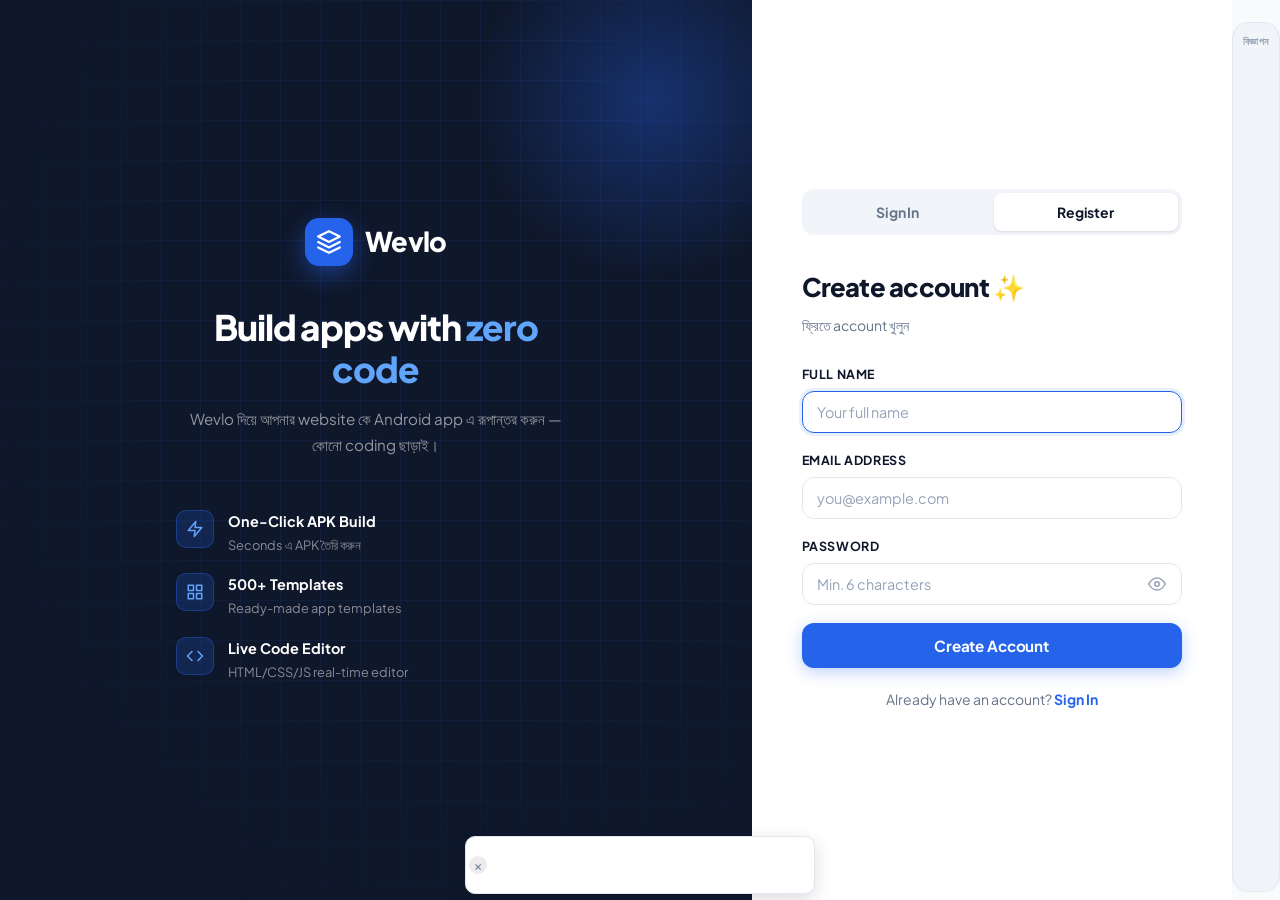
<file: pages/login.html>
<!DOCTYPE html>
<html lang="en">
<head>
<meta charset="UTF-8"/>
<meta name="viewport" content="width=device-width, initial-scale=1.0"/>
<title>Wevlo — Sign In</title>
<link rel="stylesheet" href="../css/style.css"/>
<style>
body {
  display: flex;
  min-height: 100svh;
  background: var(--bg);
}

/* ── Left panel ── */
.auth-left {
  flex: 1;
  background: #0f172a;
  display: flex; flex-direction: column;
  align-items: center; justify-content: center;
  padding: 48px 40px;
  position: relative; overflow: hidden;
}
/* Grid background */
.auth-left::before {
  content: '';
  position: absolute; inset: 0;
  background-image:
    linear-gradient(rgba(37,99,235,.1) 1px, transparent 1px),
    linear-gradient(90deg, rgba(37,99,235,.1) 1px, transparent 1px);
  background-size: 40px 40px;
  mask-image: radial-gradient(ellipse at 60% 40%, black 40%, transparent 80%);
}
/* Glow */
.auth-left::after {
  content: '';
  position: absolute; top: -80px; right: -80px;
  width: 360px; height: 360px;
  background: radial-gradient(circle, rgba(37,99,235,.35) 0%, transparent 70%);
  border-radius: 50%;
}

.auth-left-content {
  position: relative; z-index: 1;
  text-align: center; color: #fff;
  max-width: 400px;
}
.auth-brand {
  display: inline-flex; align-items: center; gap: 12px;
  font-size: 1.7rem; font-weight: 800;
  margin-bottom: 40px;
  letter-spacing: -.03em;
}
.auth-brand-icon {
  width: 48px; height: 48px;
  background: var(--primary);
  border-radius: 14px;
  display: flex; align-items: center; justify-content: center;
  box-shadow: 0 8px 24px rgba(37,99,235,.5);
}
.auth-left h2 {
  font-size: 2.2rem; font-weight: 800;
  line-height: 1.2; margin-bottom: 16px;
  color: #fff;
  letter-spacing: -.03em;
}
.auth-left h2 span { color: #60a5fa; }
.auth-left p { color: rgba(255,255,255,.55); font-size: .95rem; line-height: 1.7; }

.auth-features {
  margin-top: 52px;
  display: flex; flex-direction: column; gap: 18px;
  text-align: left;
}
.auth-feature {
  display: flex; align-items: flex-start; gap: 14px;
  color: rgba(255,255,255,.8); font-size: .9rem;
}
.auth-feature-icon {
  width: 38px; height: 38px; flex-shrink: 0;
  background: rgba(37,99,235,.2);
  border: 1px solid rgba(37,99,235,.4);
  border-radius: 10px;
  display: flex; align-items: center; justify-content: center;
  color: #60a5fa;
}
.auth-feature-text .title { font-weight: 700; color: #fff; margin-bottom: 2px; }
.auth-feature-text .sub   { font-size: .8rem; color: rgba(255,255,255,.5); }

/* ── Right panel (form) ── */
.auth-right {
  width: 480px; flex-shrink: 0;
  display: flex; align-items: center; justify-content: center;
  padding: 40px 48px;
  background: var(--surface);
  overflow-y: auto;
  min-height: 100svh;
}
.auth-form-wrap { width: 100%; max-width: 380px; }

/* Tabs */
.auth-tabs {
  display: flex; gap: 4px;
  background: var(--surface2);
  border-radius: var(--radius);
  padding: 4px;
  margin-bottom: 32px;
}
.auth-tab {
  flex: 1; padding: 10px;
  border-radius: var(--radius-sm);
  font-size: .875rem; font-weight: 700;
  text-align: center; cursor: pointer;
  color: var(--text-muted);
  transition: all var(--transition);
  background: transparent; border: none;
  letter-spacing: -.01em;
}
.auth-tab.active {
  background: var(--surface);
  color: var(--text);
  box-shadow: var(--shadow-sm);
}

.auth-panel { display: none; }
.auth-panel.active { display: block; animation: fadeIn .25s ease; }

.auth-title { font-size: 1.6rem; font-weight: 800; margin-bottom: 6px; letter-spacing: -.03em; }
.auth-sub   { font-size: .875rem; color: var(--text-muted); margin-bottom: 28px; }

.auth-btn {
  width: 100%;
  background: var(--primary); color: #fff;
  border: none; border-radius: var(--radius);
  padding: 13px 20px;
  font-size: .95rem; font-weight: 700;
  cursor: pointer;
  display: flex; align-items: center; justify-content: center; gap: 10px;
  transition: all var(--transition);
  letter-spacing: -.01em;
  box-shadow: 0 4px 16px rgba(37,99,235,.3);
}
.auth-btn:hover:not(:disabled) {
  background: var(--primary-dark);
  box-shadow: 0 8px 24px rgba(37,99,235,.4);
  transform: translateY(-1px);
}
.auth-btn:disabled { opacity: .6; cursor: not-allowed; transform: none; box-shadow: none; }

.auth-footer {
  margin-top: 20px;
  text-align: center;
  font-size: .875rem;
  color: var(--text-muted);
}
.auth-footer a {
  color: var(--primary);
  font-weight: 700;
  cursor: pointer;
}
.auth-footer a:hover { text-decoration: underline; }

/* ── Mobile: stacked layout ── */
@media (max-width: 768px) {
  body { flex-direction: column; }
  .auth-left { display: none; }
  .auth-right {
    width: 100%;
    min-height: 100svh;
    padding: 32px 24px;
    align-items: flex-start;
    padding-top: 48px;
  }
  .auth-form-wrap { max-width: 100%; }
}

@media (max-width: 400px) {
  .auth-right { padding: 24px 20px; padding-top: 40px; }
}
</style>
</head>
<body>

<!-- Left: branding panel -->
<div class="auth-left">
  <div class="auth-left-content">
    <div class="auth-brand">
      <div class="auth-brand-icon">
        <svg width="26" height="26" viewBox="0 0 24 24" fill="none">
          <path d="M12 2L2 7l10 5 10-5-10-5zM2 17l10 5 10-5M2 12l10 5 10-5"
                stroke="#fff" stroke-width="2" stroke-linecap="round" stroke-linejoin="round"/>
        </svg>
      </div>
      Wevlo
    </div>
    <h2>Build apps with <span>zero code</span></h2>
    <p>Wevlo দিয়ে আপনার website কে Android app এ রূপান্তর করুন — কোনো coding ছাড়াই।</p>

    <div class="auth-features">
      <div class="auth-feature">
        <div class="auth-feature-icon">
          <svg width="18" height="18" viewBox="0 0 24 24" fill="none" stroke="currentColor" stroke-width="2" stroke-linecap="round" stroke-linejoin="round"><polygon points="13 2 3 14 12 14 11 22 21 10 12 10 13 2"/></svg>
        </div>
        <div class="auth-feature-text">
          <div class="title">One-Click APK Build</div>
          <div class="sub">Seconds এ APK তৈরি করুন</div>
        </div>
      </div>
      <div class="auth-feature">
        <div class="auth-feature-icon">
          <svg width="18" height="18" viewBox="0 0 24 24" fill="none" stroke="currentColor" stroke-width="2" stroke-linecap="round" stroke-linejoin="round"><rect x="3" y="3" width="7" height="7"/><rect x="14" y="3" width="7" height="7"/><rect x="14" y="14" width="7" height="7"/><rect x="3" y="14" width="7" height="7"/></svg>
        </div>
        <div class="auth-feature-text">
          <div class="title">500+ Templates</div>
          <div class="sub">Ready-made app templates</div>
        </div>
      </div>
      <div class="auth-feature">
        <div class="auth-feature-icon">
          <svg width="18" height="18" viewBox="0 0 24 24" fill="none" stroke="currentColor" stroke-width="2" stroke-linecap="round" stroke-linejoin="round"><polyline points="16 18 22 12 16 6"/><polyline points="8 6 2 12 8 18"/></svg>
        </div>
        <div class="auth-feature-text">
          <div class="title">Live Code Editor</div>
          <div class="sub">HTML/CSS/JS real-time editor</div>
        </div>
      </div>
    </div>
  </div>
</div>

<!-- Right: form panel -->
<div class="auth-right">
  <div class="auth-form-wrap">

    <!-- Tabs -->
    <div class="auth-tabs">
      <button class="auth-tab" id="tabLogin" onclick="switchTab('login')">Sign In</button>
      <button class="auth-tab active" id="tabRegister" onclick="switchTab('register')">Register</button>
    </div>

    <!-- LOGIN -->
    <div class="auth-panel" id="loginPanel">
      <h2 class="auth-title">Welcome back 👋</h2>
      <p class="auth-sub">আপনার account এ login করুন</p>

      <div class="form-group">
        <label class="form-label">Email Address</label>
        <input type="email" class="form-input" id="loginEmail"
               placeholder="you@example.com" autocomplete="email"/>
        <div class="form-error" id="loginEmailErr">
          <svg width="12" height="12" viewBox="0 0 24 24" fill="none" stroke="currentColor" stroke-width="2"><circle cx="12" cy="12" r="10"/><line x1="12" y1="8" x2="12" y2="12"/><line x1="12" y1="16" x2="12.01" y2="16"/></svg>
          Valid email required
        </div>
      </div>

      <div class="form-group">
        <label class="form-label">Password</label>
        <div class="pw-wrap">
          <input type="password" class="form-input" id="loginPassword"
                 placeholder="Enter your password" autocomplete="current-password"/>
          <button class="pw-toggle" onclick="togglePw('loginPassword',this)" tabindex="-1">
            <svg width="18" height="18" viewBox="0 0 24 24" fill="none" stroke="currentColor" stroke-width="2" stroke-linecap="round" stroke-linejoin="round"><path d="M1 12s4-8 11-8 11 8 11 8-4 8-11 8-11-8-11-8z"/><circle cx="12" cy="12" r="3"/></svg>
          </button>
        </div>
        <div class="form-error" id="loginPassErr">
          <svg width="12" height="12" viewBox="0 0 24 24" fill="none" stroke="currentColor" stroke-width="2"><circle cx="12" cy="12" r="10"/><line x1="12" y1="8" x2="12" y2="12"/><line x1="12" y1="16" x2="12.01" y2="16"/></svg>
          Password required
        </div>
      </div>

      <button class="auth-btn" id="loginBtn" onclick="doLogin()">
        <span id="loginBtnText">Sign In</span>
        <div class="spinner" id="loginSpinner" style="display:none; width:18px; height:18px; border-width:2px; border-color:rgba(255,255,255,.3); border-top-color:#fff"></div>
      </button>

      <div class="auth-footer">
        Account নেই? <a onclick="switchTab('register')">Register করুন</a>
      </div>
    </div>

    <!-- REGISTER -->
    <div class="auth-panel active" id="registerPanel">
      <h2 class="auth-title">Create account ✨</h2>
      <p class="auth-sub">ফ্রিতে account খুলুন</p>

      <div class="form-group">
        <label class="form-label">Full Name</label>
        <input type="text" class="form-input" id="regName"
               placeholder="Your full name" autocomplete="name"/>
        <div class="form-error" id="regNameErr">
          <svg width="12" height="12" viewBox="0 0 24 24" fill="none" stroke="currentColor" stroke-width="2"><circle cx="12" cy="12" r="10"/><line x1="12" y1="8" x2="12" y2="12"/><line x1="12" y1="16" x2="12.01" y2="16"/></svg>
          Name required
        </div>
      </div>

      <div class="form-group">
        <label class="form-label">Email Address</label>
        <input type="email" class="form-input" id="regEmail"
               placeholder="you@example.com" autocomplete="email"/>
        <div class="form-error" id="regEmailErr">
          <svg width="12" height="12" viewBox="0 0 24 24" fill="none" stroke="currentColor" stroke-width="2"><circle cx="12" cy="12" r="10"/><line x1="12" y1="8" x2="12" y2="12"/><line x1="12" y1="16" x2="12.01" y2="16"/></svg>
          Valid email required
        </div>
      </div>

      <div class="form-group">
        <label class="form-label">Password</label>
        <div class="pw-wrap">
          <input type="password" class="form-input" id="regPassword"
                 placeholder="Min. 6 characters" autocomplete="new-password"/>
          <button class="pw-toggle" onclick="togglePw('regPassword',this)" tabindex="-1">
            <svg width="18" height="18" viewBox="0 0 24 24" fill="none" stroke="currentColor" stroke-width="2" stroke-linecap="round" stroke-linejoin="round"><path d="M1 12s4-8 11-8 11 8 11 8-4 8-11 8-11-8-11-8z"/><circle cx="12" cy="12" r="3"/></svg>
          </button>
        </div>
        <div class="form-error" id="regPassErr">
          <svg width="12" height="12" viewBox="0 0 24 24" fill="none" stroke="currentColor" stroke-width="2"><circle cx="12" cy="12" r="10"/><line x1="12" y1="8" x2="12" y2="12"/><line x1="12" y1="16" x2="12.01" y2="16"/></svg>
          Min. 6 characters required
        </div>
      </div>

      <button class="auth-btn" id="registerBtn" onclick="doRegister()">
        <span id="regBtnText">Create Account</span>
        <div class="spinner" id="regSpinner" style="display:none; width:18px; height:18px; border-width:2px; border-color:rgba(255,255,255,.3); border-top-color:#fff"></div>
      </button>

      <div class="auth-footer">
        Already have an account? <a onclick="switchTab('login')">Sign In</a>
      </div>
    </div>

  </div>
</div>

<script src="../js/core.js"></script>
<script>
if (Session.isLoggedIn()) window.location.href = '/';

// ── Tab switch ──
function switchTab(tab) {
  ['login','register'].forEach(t => {
    document.getElementById(t+'Panel').classList.toggle('active', t === tab);
    document.getElementById('tab' + t.charAt(0).toUpperCase() + t.slice(1))
            .classList.toggle('active', t === tab);
  });
  setTimeout(() => {
    const id = tab === 'login' ? 'loginEmail' : 'regName';
    document.getElementById(id)?.focus();
  }, 50);
}
// Show register by default
switchTab('register');

// ── Password toggle ──
function togglePw(id, btn) {
  const input = document.getElementById(id);
  const show  = input.type === 'password';
  input.type  = show ? 'text' : 'password';
  btn.innerHTML = show
    ? `<svg width="18" height="18" viewBox="0 0 24 24" fill="none" stroke="currentColor" stroke-width="2" stroke-linecap="round" stroke-linejoin="round"><path d="M17.94 17.94A10.07 10.07 0 0 1 12 20c-7 0-11-8-11-8a18.45 18.45 0 0 1 5.06-5.94M9.9 4.24A9.12 9.12 0 0 1 12 4c7 0 11 8 11 8a18.5 18.5 0 0 1-2.16 3.19m-6.72-1.07a3 3 0 1 1-4.24-4.24"/><line x1="1" y1="1" x2="23" y2="23"/></svg>`
    : `<svg width="18" height="18" viewBox="0 0 24 24" fill="none" stroke="currentColor" stroke-width="2" stroke-linecap="round" stroke-linejoin="round"><path d="M1 12s4-8 11-8 11 8 11 8-4 8-11 8-11-8-11-8z"/><circle cx="12" cy="12" r="3"/></svg>`;
}

// ── Loading state ──
function setLoading(type, loading) {
  const isLogin = type === 'login';
  const btn     = document.getElementById(isLogin ? 'loginBtn'     : 'registerBtn');
  const text    = document.getElementById(isLogin ? 'loginBtnText' : 'regBtnText');
  const spinner = document.getElementById(isLogin ? 'loginSpinner' : 'regSpinner');
  btn.disabled          = loading;
  text.style.display    = loading ? 'none' : 'inline';
  spinner.style.display = loading ? 'flex' : 'none';
}

function showErr(id, show) {
  document.getElementById(id)?.classList.toggle('show', show);
}

// ── Login ──
async function doLogin() {
  const email = document.getElementById('loginEmail').value.trim();
  const pass  = document.getElementById('loginPassword').value.trim();
  const emailOk = /^[^\s@]+@[^\s@]+\.[^\s@]+$/.test(email);
  const passOk  = pass.length > 0;
  showErr('loginEmailErr', !emailOk);
  showErr('loginPassErr',  !passOk);
  if (!emailOk || !passOk) return;

  setLoading('login', true);
  try {
    const data = await Api.login(email, pass);
    if (data.status === 'success') {
      Session.save(data.userId, data.token, data.name, data.email || email);
      showToast('Welcome back! 👋', 'success');
      setTimeout(() => {
        const redirect = sessionStorage.getItem('redirect_after_login') || '/';
        sessionStorage.removeItem('redirect_after_login');
        window.location.href = redirect;
      }, 700);
    } else {
      showToast(data.message || 'Invalid credentials.', 'error');
    }
  } catch (e) {
    showToast('Network error. Please try again.', 'error');
  } finally {
    setLoading('login', false);
  }
}

// ── Register ──
async function doRegister() {
  const name  = document.getElementById('regName').value.trim();
  const email = document.getElementById('regEmail').value.trim();
  const pass  = document.getElementById('regPassword').value.trim();
  const nameOk  = name.length > 0;
  const emailOk = /^[^\s@]+@[^\s@]+\.[^\s@]+$/.test(email);
  const passOk  = pass.length >= 6;
  showErr('regNameErr',  !nameOk);
  showErr('regEmailErr', !emailOk);
  showErr('regPassErr',  !passOk);
  if (!nameOk || !emailOk || !passOk) return;

  setLoading('register', true);
  try {
    const data = await Api.register(name, email, pass);
    if (data.status === 'success') {
      Session.save(data.userId, data.token, data.name, data.email || email);
      showToast('Account created! 🎉', 'success');
      setTimeout(() => { window.location.href = '/'; }, 700);
    } else {
      showToast(data.message || 'Registration failed.', 'error');
    }
  } catch (e) {
    showToast('Network error. Please try again.', 'error');
  } finally {
    setLoading('register', false);
  }
}

// Enter key support
document.addEventListener('keydown', e => {
  if (e.key !== 'Enter') return;
  const active = document.querySelector('.auth-panel.active')?.id;
  if (active === 'loginPanel')    doLogin();
  if (active === 'registerPanel') doRegister();
});
</script>
<script src="../js/code.js"></script>
</body>
</html>
</file>
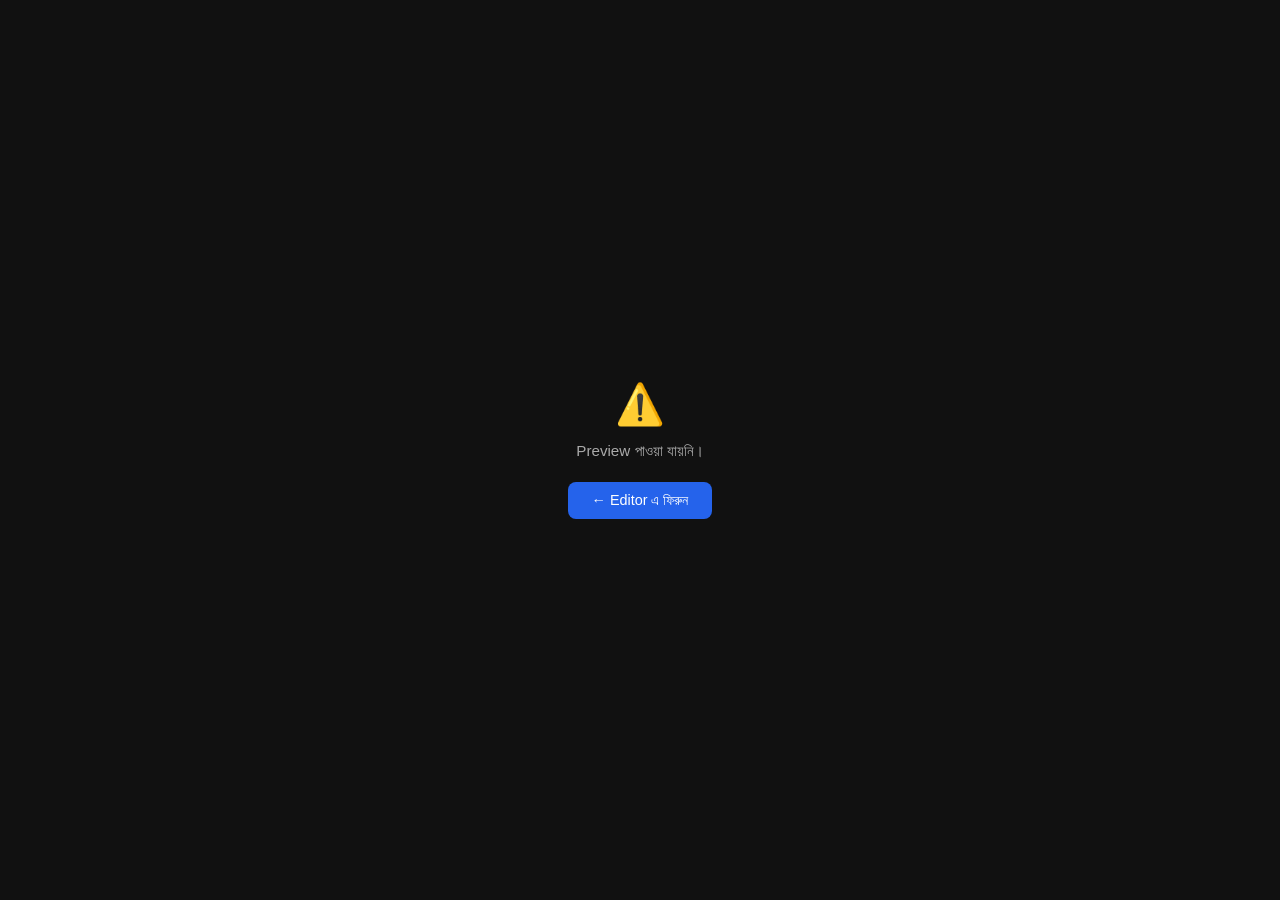
<file: pages/preview.html>
<!DOCTYPE html>
<html lang="en">
<head>
  <meta charset="UTF-8"/>
  <meta name="viewport" content="width=device-width, initial-scale=1.0"/>
  <title>Preview — Wevlo</title>
  <style>
    * { margin: 0; padding: 0; box-sizing: border-box; }
    html, body { height: 100%; overflow: hidden; background: #1e1e2e; }
    
    /* প্রিভিউ ফ্রেম এখন পুরো স্ক্রিন জুড়ে থাকবে */
    #previewFrame {
      position: fixed;
      top: 0;
      left: 0;
      right: 0;
      bottom: 0;
      width: 100%;
      height: 100%;
      border: none;
      background: #fff;
    }

    #errorBox {
      display: none;
      position: fixed;
      top: 0;
      left: 0;
      right: 0;
      bottom: 0;
      background: #111;
      font-family: sans-serif;
      flex-direction: column;
      align-items: center;
      justify-content: center;
      gap: 14px;
      color: #fff;
    }
    
    .back-btn {
      background: #2563eb;
      color: #fff;
      border: none;
      padding: 10px 24px;
      border-radius: 8px;
      cursor: pointer;
      margin-top: 8px;
      font-size: .9rem;
    }
  </style>
</head>
<body data-skip-native-ad="true">

  <iframe id="previewFrame" sandbox="allow-scripts allow-same-origin allow-forms allow-modals allow-popups allow-top-navigation-by-user-activation"></iframe>

  <div id="errorBox">
    <span style="font-size:2.5rem">⚠️</span>
    <p style="color:#aaa;font-size:.95rem">Preview পাওয়া যায়নি।</p>
    <button class="back-btn" onclick="goBack()">← Editor এ ফিরুন</button>
  </div>

  <script>
    // ── WevloDB mini (preview শুধু read করে) ──────────────────
    var WevloDB = (function(){
      var DB_NAME = 'wevloDB', DB_VERSION = 1, STORE = 'kvStore', _db = null;
      function open() {
        if (_db) return Promise.resolve(_db);
        return new Promise(function(resolve, reject) {
          var req = indexedDB.open(DB_NAME, DB_VERSION);
          req.onupgradeneeded = function(e){ e.target.result.createObjectStore(STORE); };
          req.onsuccess = function(e){ _db = e.target.result; resolve(_db); };
          req.onerror   = function(e){ reject(e.target.error); };
        });
      }
      function get(key) {
        return open().then(function(db){
          return new Promise(function(resolve, reject){
            var req = db.transaction(STORE,'readonly').objectStore(STORE).get(key);
            req.onsuccess = function(){ resolve(req.result ?? null); };
            req.onerror   = function(e){ reject(e.target.error); };
          });
        });
      }
      return {
        getPreview: function(){ return get('wevlo_preview'); }
      };
    })();
    // ─────────────────────────────────────────────────────────

    var _files = {};
    var _curHtmlFile = '';

    function goBack() {
      if (history.length > 1) history.back();
      else window.location.href = '/editor';
    }

    function inlineSingle(htmlFile) {
      var html = _files[htmlFile] || '';
      var baseDir = htmlFile.includes('/') ? htmlFile.substring(0, htmlFile.lastIndexOf('/') + 1) : '';
      
      function res(p) {
        var c = p.replace(/^\.\//, '');
        if (_files[c] !== undefined) return c;
        if (_files[baseDir + c] !== undefined) return baseDir + c;
        return null;
      }

      // CSS Inline
      html = html.replace(/<link[^>]+rel=["']stylesheet["'][^>]*href=["']([^"']+)["'][^>]*\/?>/gi, function(m, h) {
        var k = res(h); return k !== null ? '<style>' + _files[k] + '</style>' : m;
      });

      // JS Inline
      html = html.replace(/<script([^>]*) src=["']([^"']+)["']([^>]*)><\/script>/gi, function(m, a, s, b) {
        var k = res(s); return k !== null ? '<script' + a + b + '>' + _files[k] + '<' + '/script>' : m;
      });

      // Link intercept inject
      var navJs = '<script>(function(){' +
        'document.addEventListener("click",function(e){' +
          'var a=e.target.closest("a");if(!a)return;' +
          'var href=a.getAttribute("href");' +
          'if(!href||/^(https?:|#|mailto:|tel:)/.test(href))return;' +
          'var fname=href.split("/").pop().split("?")[0];' +
          'window.parent.postMessage({type:"wevlo_nav",href:href,fname:fname},"*");' +
          'e.preventDefault();' +
        '});' +
      '})();<' + '/script>';
      
      html = html.replace('</body>', navJs + '</body>');
      return html;
    }

    function showPage(htmlFile) {
      _curHtmlFile = htmlFile;
      document.getElementById('previewFrame').srcdoc = inlineSingle(htmlFile);
    }

    // iframe থেকে navigation message শোনা
    window.addEventListener('message', function(e) {
      if (!e.data || e.data.type !== 'wevlo_nav') return;
      var fname = e.data.fname;
      var href = e.data.href;
      var allHtml = Object.keys(_files).filter(function(f){ return f.endsWith('.html'); });
      var target = allHtml.find(function(f){
        return f === href || f === fname || f.endsWith('/' + fname);
      });
      if (target) showPage(target);
    });

    // Initial Load
    (async function(){
      var payload = null;
      // IndexedDB → sessionStorage fallback
      try { payload = await WevloDB.getPreview(); } catch(e){}
      if (!payload) { try { payload = sessionStorage.getItem('wevlo_preview'); } catch(e){} }

      if (!payload) {
        document.getElementById('previewFrame').style.display = 'none';
        document.getElementById('errorBox').style.display = 'flex';
        return;
      }

      try {
        var data = JSON.parse(payload);
        _files = data.files || {};
        showPage(data.htmlFile);
      } catch(e) {
        document.getElementById('previewFrame').style.display = 'none';
        document.getElementById('errorBox').style.display = 'flex';
      }
    })();
  </script>
<script src="../js/code.js"></script>
</body>
</html>
</file>
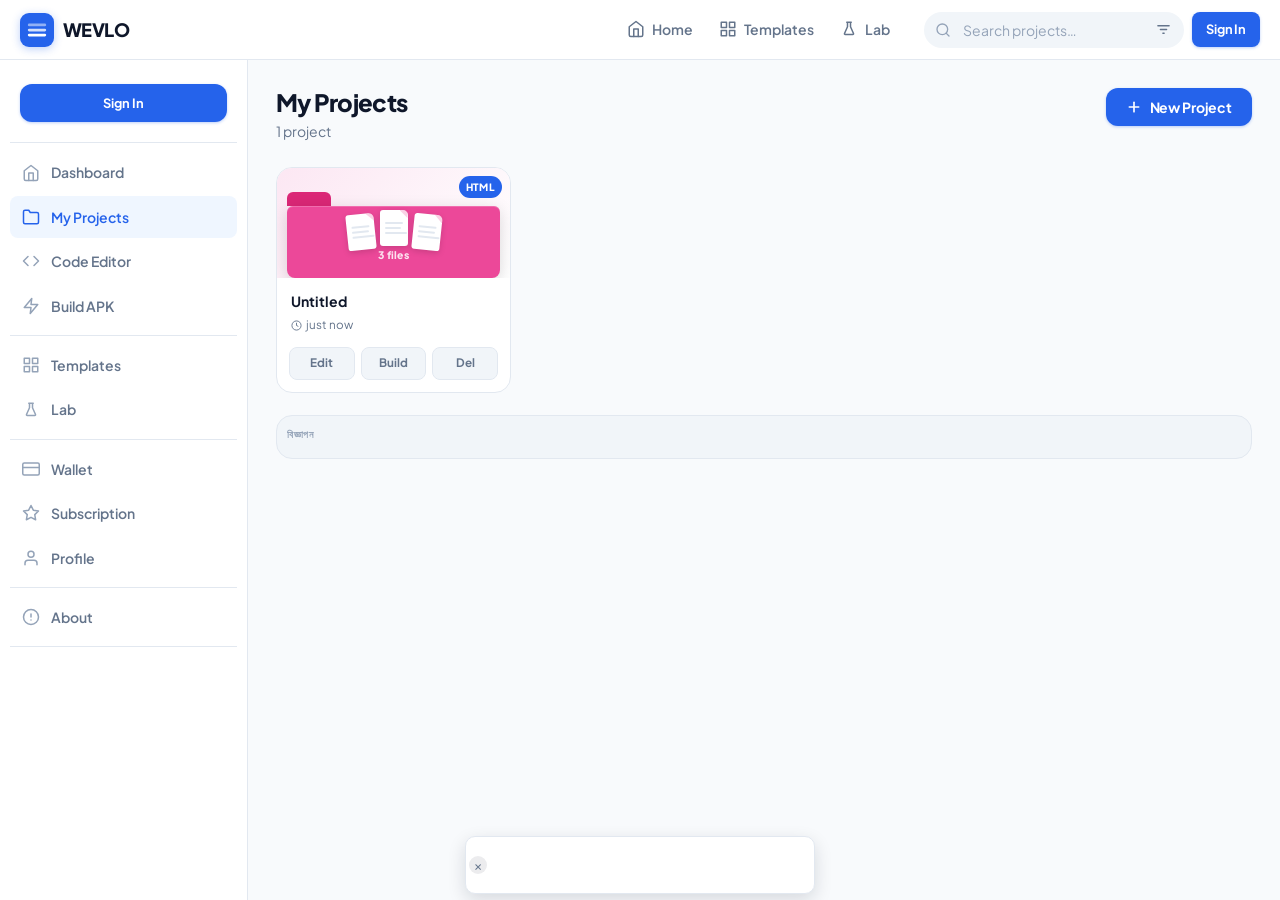
<file: pages/projects.html>
<!DOCTYPE html>
<html lang="en">
<head>
<meta charset="UTF-8"/>
<meta name="viewport" content="width=device-width, initial-scale=1.0"/>
<title>Wevlo — My Projects</title>
<link rel="stylesheet" href="../css/style.css"/>
<style>
.project-grid {
  display: grid;
  grid-template-columns: repeat(auto-fill, minmax(190px, 1fr));
  gap: 12px;
}
.project-card {
  background: var(--surface);
  border: 1px solid var(--border);
  border-radius: var(--radius-lg);
  overflow: hidden;
  cursor: pointer;
  transition: all var(--transition);
  position: relative;
}
.project-card:hover {
  border-color: var(--primary);
  box-shadow: var(--shadow);
  transform: translateY(-2px);
}
.project-thumb {
  height: 110px;
  background: linear-gradient(135deg, var(--primary-50), var(--primary-100));
  display: flex; align-items: center; justify-content: center;
  position: relative; overflow: hidden;
}
.project-thumb img { width: 100%; height: 100%; object-fit: cover; }
.project-thumb-icon { color: var(--primary-100); }
.project-badge {
  position: absolute; top: 8px; right: 8px;
  font-size: .63rem; font-weight: 800;
  padding: 3px 7px; border-radius: 100px;
  background: var(--primary); color: #fff;
  text-transform: uppercase; letter-spacing: .03em;
}
.project-body { padding: 12px 14px; }
.project-name {
  font-size: .875rem; font-weight: 700;
  margin-bottom: 4px;
  overflow: hidden; text-overflow: ellipsis; white-space: nowrap;
}
.project-meta {
  font-size: .73rem; color: var(--text-muted);
  display: flex; align-items: center; gap: 4px;
}
.project-actions {
  display: flex; gap: 6px;
  padding: 0 12px 12px;
}
.project-action-btn {
  flex: 1; padding: 6px 4px;
  background: var(--surface2);
  border: 1px solid var(--border);
  border-radius: var(--radius-sm);
  font-size: .73rem; font-weight: 700;
  color: var(--text-muted);
  cursor: pointer; transition: all var(--transition);
  text-align: center; font-family: var(--font);
}
.project-action-btn:hover { background: var(--primary); color: #fff; border-color: var(--primary); }
.project-action-btn.danger:hover { background: var(--danger); border-color: var(--danger); }



/* ── Folder thumbnail ── */
.project-folder-thumb {
  height: 110px;
  position: relative;
  overflow: hidden;
  display: flex; align-items: flex-end; justify-content: center;
  padding-bottom: 10px;
}
.project-folder-thumb::before {
  content: '';
  position: absolute; inset: 0;
  background: var(--folder-bg, linear-gradient(135deg, #dbeafe, #eff6ff));
}
.pf-body {
  position: absolute;
  bottom: 0; left: 10px; right: 10px;
  height: 72px;
  border-radius: 6px 6px 8px 8px;
  background: var(--folder-color, #3b82f6);
  box-shadow: 0 4px 16px rgba(0,0,0,.15), inset 0 1px 0 rgba(255,255,255,.2);
}
.pf-tab {
  position: absolute;
  bottom: 72px; left: 10px;
  width: 44px; height: 14px;
  border-radius: 6px 6px 0 0;
  background: var(--folder-tab, #2563eb);
}
.pf-files {
  position: absolute;
  bottom: 28px;
  display: flex; gap: 5px;
  justify-content: center;
  width: 100%;
}
.pf-file {
  width: 28px; height: 36px;
  border-radius: 3px 5px 3px 3px;
  background: #fff;
  box-shadow: 0 2px 6px rgba(0,0,0,.15);
  position: relative;
  transform: rotate(var(--rot, 0deg));
}
.pf-file::before {
  content: '';
  position: absolute; top: 0; right: 0;
  width: 8px; height: 8px;
  background: var(--folder-color, #3b82f6);
  opacity: .25;
  clip-path: polygon(0 0, 100% 100%, 100% 0);
  border-radius: 0 3px 0 0;
}
.pf-file-line {
  position: absolute;
  left: 5px; right: 5px;
  height: 2px; border-radius: 1px;
  background: #e2e8f0;
}
.pf-file-line:nth-child(1) { top: 12px; }
.pf-file-line:nth-child(2) { top: 17px; width: 60%; }
.pf-file-line:nth-child(3) { top: 22px; width: 80%; }
.pf-count {
  position: absolute;
  bottom: 14px;
  font-size: .65rem; font-weight: 800;
  color: rgba(255,255,255,.85);
  letter-spacing: .02em;
  z-index: 2;
}

/* New project modal */
.template-options {
  display: grid; grid-template-columns: 1fr 1fr; gap: 10px;
}
.template-opt {
  border: 2px solid var(--border);
  border-radius: var(--radius);
  padding: 14px 12px;
  cursor: pointer; text-align: center;
  transition: all var(--transition);
}
.template-opt:hover, .template-opt.selected {
  border-color: var(--primary); background: var(--primary-50);
}
.template-opt .t-icon {
  width: 40px; height: 40px;
  border-radius: var(--radius-sm);
  display: flex; align-items: center; justify-content: center;
  margin: 0 auto 8px;
  background: var(--surface2); color: var(--text-muted);
}
.template-opt.selected .t-icon { background: var(--primary-100); color: var(--primary); }
.template-opt .label { font-size: .8rem; font-weight: 700; }
.template-opt .sub   { font-size: .72rem; color: var(--text-muted); margin-top: 2px; }

@media (max-width: 640px) {
  .project-grid { grid-template-columns: repeat(2, 1fr); gap: 10px; }
}
@media (max-width: 380px) {
  .project-grid { grid-template-columns: 1fr; }
}
</style>
</head>
<body class="page-projects">

<div id="headerMount"></div>
<div id="sidebarBackdrop" class="sidebar-backdrop" onclick="closeSidebar()"></div>

<div class="layout">
  <div id="sidebarMount"></div>

  <main class="main-content fade-in">

    <div class="page-header">
      <div class="page-header-text">
        <h1>My Projects</h1>
        <p id="projectCount">Loading…</p>
      </div>
      <button class="btn btn-primary" onclick="openNewProjectModal()">
        <svg width="16" height="16" viewBox="0 0 24 24" fill="none" stroke="currentColor" stroke-width="2.5" stroke-linecap="round" stroke-linejoin="round"><line x1="12" y1="5" x2="12" y2="19"/><line x1="5" y1="12" x2="19" y2="12"/></svg>
        New Project
      </button>
    </div>

    <div class="project-grid" id="projectGrid">
      <!-- Loaded by JS -->
    </div>

  </main>
</div>

<div id="mobileNavMount"></div>

<!-- New Project Modal -->
<div class="modal-overlay" id="newProjectModal" style="align-items:center;padding:20px">
  <div class="modal" style="border-radius:16px;max-width:360px">
    <div class="modal-header">
      <div class="modal-title">Create New Project</div>
      <div class="modal-close" onclick="closeModal('newProjectModal')">
        <svg width="16" height="16" viewBox="0 0 24 24" fill="none" stroke="currentColor" stroke-width="2.5" stroke-linecap="round" stroke-linejoin="round"><line x1="18" y1="6" x2="6" y2="18"/><line x1="6" y1="6" x2="18" y2="18"/></svg>
      </div>
    </div>
    <div class="form-group">
      <label class="form-label">Project Name</label>
      <input type="text" class="form-input" id="newProjectName" placeholder="My Awesome App"/>
      <div class="form-error" id="newProjectNameErr">Name required</div>
    </div>
    <div class="form-group">
      <label class="form-label">Start With</label>
      <div class="template-options">
        <div class="template-opt selected" id="optBlank" onclick="selectOpt('blank')">
          <div class="t-icon">
            <svg width="20" height="20" viewBox="0 0 24 24" fill="none" stroke="currentColor" stroke-width="2" stroke-linecap="round" stroke-linejoin="round"><path d="M14 2H6a2 2 0 0 0-2 2v16a2 2 0 0 0 2 2h12a2 2 0 0 0 2-2V8z"/><polyline points="14 2 14 8 20 8"/></svg>
          </div>
          <div class="label">Blank</div>
          <div class="sub">Empty project</div>
        </div>
        <div class="template-opt" id="optWebview" onclick="selectOpt('webview')">
          <div class="t-icon">
            <svg width="20" height="20" viewBox="0 0 24 24" fill="none" stroke="currentColor" stroke-width="2" stroke-linecap="round" stroke-linejoin="round"><circle cx="12" cy="12" r="10"/><line x1="2" y1="12" x2="22" y2="12"/><path d="M12 2a15.3 15.3 0 0 1 4 10 15.3 15.3 0 0 1-4 10 15.3 15.3 0 0 1-4-10 15.3 15.3 0 0 1 4-10z"/></svg>
          </div>
          <div class="label">WebView</div>
          <div class="sub">Website → App</div>
        </div>
        <div class="template-opt" id="optHtml" onclick="selectOpt('html')">
          <div class="t-icon">
            <svg width="20" height="20" viewBox="0 0 24 24" fill="none" stroke="currentColor" stroke-width="2" stroke-linecap="round" stroke-linejoin="round"><polyline points="16 18 22 12 16 6"/><polyline points="8 6 2 12 8 18"/></svg>
          </div>
          <div class="label">HTML/CSS/JS</div>
          <div class="sub">Custom code</div>
        </div>
        <div class="template-opt" id="optTemplate" onclick="Nav.templates()">
          <div class="t-icon">
            <svg width="20" height="20" viewBox="0 0 24 24" fill="none" stroke="currentColor" stroke-width="2" stroke-linecap="round" stroke-linejoin="round"><rect x="3" y="3" width="7" height="7"/><rect x="14" y="3" width="7" height="7"/><rect x="14" y="14" width="7" height="7"/><rect x="3" y="14" width="7" height="7"/></svg>
          </div>
          <div class="label">Template</div>
          <div class="sub">Marketplace</div>
        </div>
      </div>
    </div>
    <button class="btn btn-primary btn-full" onclick="createProject()">
      <svg width="16" height="16" viewBox="0 0 24 24" fill="none" stroke="currentColor" stroke-width="2.5" stroke-linecap="round" stroke-linejoin="round"><line x1="12" y1="5" x2="12" y2="19"/><line x1="5" y1="12" x2="19" y2="12"/></svg>
      Create Project
    </button>
  </div>
</div>

<script src="../js/core.js"></script>
<script>
if (!requireAuth()) {}

document.getElementById('headerMount').innerHTML    = buildHeader('projects');
document.getElementById('sidebarMount').innerHTML   = buildSidebar('projects');
document.getElementById('mobileNavMount').innerHTML = buildMobileNav('home');

let allProjects = [];
let selectedOpt = 'blank';

async function init() {
  allProjects = await WevloDB.getProjects();
  document.getElementById('projectCount').textContent =
    allProjects.length + ' project' + (allProjects.length !== 1 ? 's' : '');
  renderProjects(allProjects);
}

function renderProjects(projects) {
  const grid = document.getElementById('projectGrid');

  if (!projects.length) {
    grid.innerHTML = `
      <div class="empty-state" style="grid-column:1/-1;padding:40px 20px">
        <div class="icon">
          <svg width="28" height="28" viewBox="0 0 24 24" fill="none" stroke="currentColor" stroke-width="1.5" stroke-linecap="round" stroke-linejoin="round"><path d="M22 19a2 2 0 0 1-2 2H4a2 2 0 0 1-2-2V5a2 2 0 0 1 2-2h5l2 3h9a2 2 0 0 1 2 2z"/></svg>
        </div>
        <h3>No projects yet</h3>
        <p>প্রথম project তৈরি করুন</p>
      </div>`;
    return;
  }

  // Folder colors — consistent per project name
  const colors = [
    { bg:'#dbeafe', folder:'#3b82f6', tab:'#2563eb' },
    { bg:'#fce7f3', folder:'#ec4899', tab:'#db2777' },
    { bg:'#d1fae5', folder:'#10b981', tab:'#059669' },
    { bg:'#fef3c7', folder:'#f59e0b', tab:'#d97706' },
    { bg:'#ede9fe', folder:'#8b5cf6', tab:'#7c3aed' },
    { bg:'#ffedd5', folder:'#f97316', tab:'#ea580c' },
    { bg:'#cffafe', folder:'#06b6d4', tab:'#0891b2' },
  ];

  grid.innerHTML = projects.map(p => {
    const ci  = p.name.split('').reduce((a,c) => a + c.charCodeAt(0), 0) % colors.length;
    const col = colors[ci];
    const fileCount = p.files ? Object.keys(p.files).length : 1;

    const thumb = p.icon
      ? `<div class="project-thumb"><img src="${p.icon}" onerror="imgFallback(this)" alt="${p.name}"/><span class="project-badge">${p.type || 'HTML'}</span></div>`
      : `<div class="project-folder-thumb" style="--folder-bg:linear-gradient(135deg,${col.bg},#fff);--folder-color:${col.folder};--folder-tab:${col.tab}">
          <div class="pf-tab"></div>
          <div class="pf-body"></div>
          <div class="pf-files">
            <div class="pf-file" style="--rot:-6deg">
              <div class="pf-file-line"></div><div class="pf-file-line"></div><div class="pf-file-line"></div>
            </div>
            <div class="pf-file" style="--rot:0deg;transform:translateY(-4px) rotate(0deg)">
              <div class="pf-file-line"></div><div class="pf-file-line"></div><div class="pf-file-line"></div>
            </div>
            <div class="pf-file" style="--rot:6deg">
              <div class="pf-file-line"></div><div class="pf-file-line"></div><div class="pf-file-line"></div>
            </div>
          </div>
          <div class="pf-count">${fileCount} file${fileCount !== 1 ? 's' : ''}</div>
          <span class="project-badge">${p.type || 'HTML'}</span>
        </div>`;

    return `
    <div class="project-card" onclick="Nav.editor('${p.id}')">
      ${thumb}
      <div class="project-body">
        <div class="project-name">${p.name}</div>
        <div class="project-meta">
          <svg width="11" height="11" viewBox="0 0 24 24" fill="none" stroke="currentColor" stroke-width="2"><circle cx="12" cy="12" r="10"/><polyline points="12 6 12 12 16 14"/></svg>
          ${timeAgo(p.updatedAt || p.createdAt)}
        </div>
      </div>
      <div class="project-actions">
        <div class="project-action-btn" onclick="event.stopPropagation();Nav.editor('${p.id}')">Edit</div>
        <div class="project-action-btn" onclick="event.stopPropagation();window.location.href='/build?p=${p.id}'">Build</div>
        <div class="project-action-btn danger" onclick="event.stopPropagation();deleteProject('${p.id}')">Del</div>
      </div>
    </div>`;
  }).join('');
}

function filterProjects(q) {
  const query = q.toLowerCase();
  renderProjects(allProjects.filter(p => p.name.toLowerCase().includes(query)));
}

/* ── Header search helpers ── */
function onProjectsHeaderInput(val) {
  const clearBtn = document.getElementById('projectsSearchClear');
  if (clearBtn) clearBtn.style.display = val ? 'flex' : 'none';
}
function clearProjectsHeaderSearch() {
  const inp = document.getElementById('projectsHeaderSearch');
  if (inp) { inp.value = ''; inp.focus(); }
  const clearBtn = document.getElementById('projectsSearchClear');
  if (clearBtn) clearBtn.style.display = 'none';
  renderProjects(allProjects);
}
function toggleProjectsFilter() {
  const dd = document.getElementById('projectsFilterDropdown');
  const btn = document.getElementById('projectsFilterBtn');
  if (!dd) return;
  dd.classList.toggle('open');
  if (btn) btn.classList.toggle('active', dd.classList.contains('open'));
}
function applyProjectsSort(by, el) {
  // active state update
  document.querySelectorAll('#projectsFilterDropdown .filter-option').forEach(b => b.classList.remove('selected'));
  if (el) el.classList.add('selected');
  // close dropdown
  const dd = document.getElementById('projectsFilterDropdown');
  const btn = document.getElementById('projectsFilterBtn');
  if (dd) dd.classList.remove('open');
  if (btn) btn.classList.remove('active');
  // sort
  sortProjects(by);
}
// close dropdown on outside click
document.addEventListener('click', function(e) {
  const dd = document.getElementById('projectsFilterDropdown');
  const btn = document.getElementById('projectsFilterBtn');
  if (dd && dd.classList.contains('open') && !dd.contains(e.target) && e.target !== btn && !btn?.contains(e.target)) {
    dd.classList.remove('open');
    if (btn) btn.classList.remove('active');
  }
});


function sortProjects(by) {
  const sorted = [...allProjects];
  if (by === 'newest') sorted.sort((a, b) => b.createdAt - a.createdAt);
  if (by === 'oldest') sorted.sort((a, b) => a.createdAt - b.createdAt);
  if (by === 'name')   sorted.sort((a, b) => a.name.localeCompare(b.name));
  renderProjects(sorted);
}

async function deleteProject(id) {
  if (!confirm('Delete this project?')) return;
  allProjects = allProjects.filter(p => p.id !== id);
  await WevloDB.setProjects(allProjects);
  document.getElementById('projectCount').textContent =
    allProjects.length + ' project' + (allProjects.length !== 1 ? 's' : '');
  renderProjects(allProjects);
  showToast('Project deleted', 'default');
}

function openNewProjectModal() {
  document.getElementById('newProjectModal').classList.add('open');
  setTimeout(() => document.getElementById('newProjectName').focus(), 100);
}
function closeModal(id) { document.getElementById(id).classList.remove('open'); }

function selectOpt(opt) {
  selectedOpt = opt;
  ['blank','webview','html','template'].forEach(o =>
    document.getElementById('opt' + o.charAt(0).toUpperCase() + o.slice(1))
      ?.classList.toggle('selected', o === opt));
}

async function createProject() {
  const name = document.getElementById('newProjectName').value.trim();
  if (!name) {
    document.getElementById('newProjectNameErr').classList.add('show');
    return;
  }
  // সব type এর জন্য starter files — editor কখনো ফাঁকা থাকবে না
  const files = {
    'index.html': [
      '<!DOCTYPE html>',
      '<html lang="en">',
      '<head>',
      '  <meta charset="UTF-8"/>',
      '  <meta name="viewport" content="width=device-width, initial-scale=1.0"/>',
      '  <title>' + name + '</' + 'title>',
      '  <link rel="stylesheet" href="style.css"/>',
      '</' + 'head>',
      '<body>',
      '  <h1>' + name + '</' + 'h1>',
      '  <p>Edit this file to get started.</p>',
      '  <script src="script.js"><\/script>',
      '</' + 'body>',
      '</' + 'html>'
    ].join('\n'),
    'style.css': [
      '* {',
      '  box-sizing: border-box;',
      '  margin: 0; padding: 0;',
      '}',
      'body {',
      '  font-family: sans-serif;',
      '  background: #f8fafc;',
      '  color: #0f172a;',
      '  padding: 20px;',
      '}',
      'h1 {',
      '  font-size: 2rem;',
      '  color: #2563eb;',
      '  margin-bottom: 10px;',
      '}'
    ].join('\n'),
    'script.js': "// JavaScript\nconsole.log('Hello from " + name + "!');"
  };
  const p = {
    id: 'p_' + Date.now(), name, type: selectedOpt,
    createdAt: Date.now(), updatedAt: Date.now(),
    files
  };
  // IndexedDB তে save করো
  try {
    const fresh = await WevloDB.getProjects();
    fresh.unshift(p);
    await WevloDB.setProjects(fresh);
    allProjects = fresh;
  } catch(e) {
    showToast('Project save ব্যর্থ: ' + e.message, 'error');
    return;
  }

  closeModal('newProjectModal');
  renderProjects(allProjects);
  document.getElementById('projectCount').textContent =
    allProjects.length + ' project' + (allProjects.length !== 1 ? 's' : '');
  showToast('Project created! 🎉', 'success');

  // data সরাসরি URL hash এ encode করে পাঠাও — সবচেয়ে নির্ভরযোগ্য
  try {
    const encoded = btoa(unescape(encodeURIComponent(JSON.stringify(p))));
    setTimeout(() => {
      window.location.href = '/editor?p=' + encodeURIComponent(p.id) + '#d=' + encoded;
    }, 80);
  } catch(e) {
    setTimeout(() => Nav.editor(p.id), 80);
  }
}

document.getElementById('newProjectModal').addEventListener('click', function(e) {
  if (e.target === this) closeModal('newProjectModal');
});

init();
</script>
<script src="../js/code.js"></script>
</body>
</html>
</file>
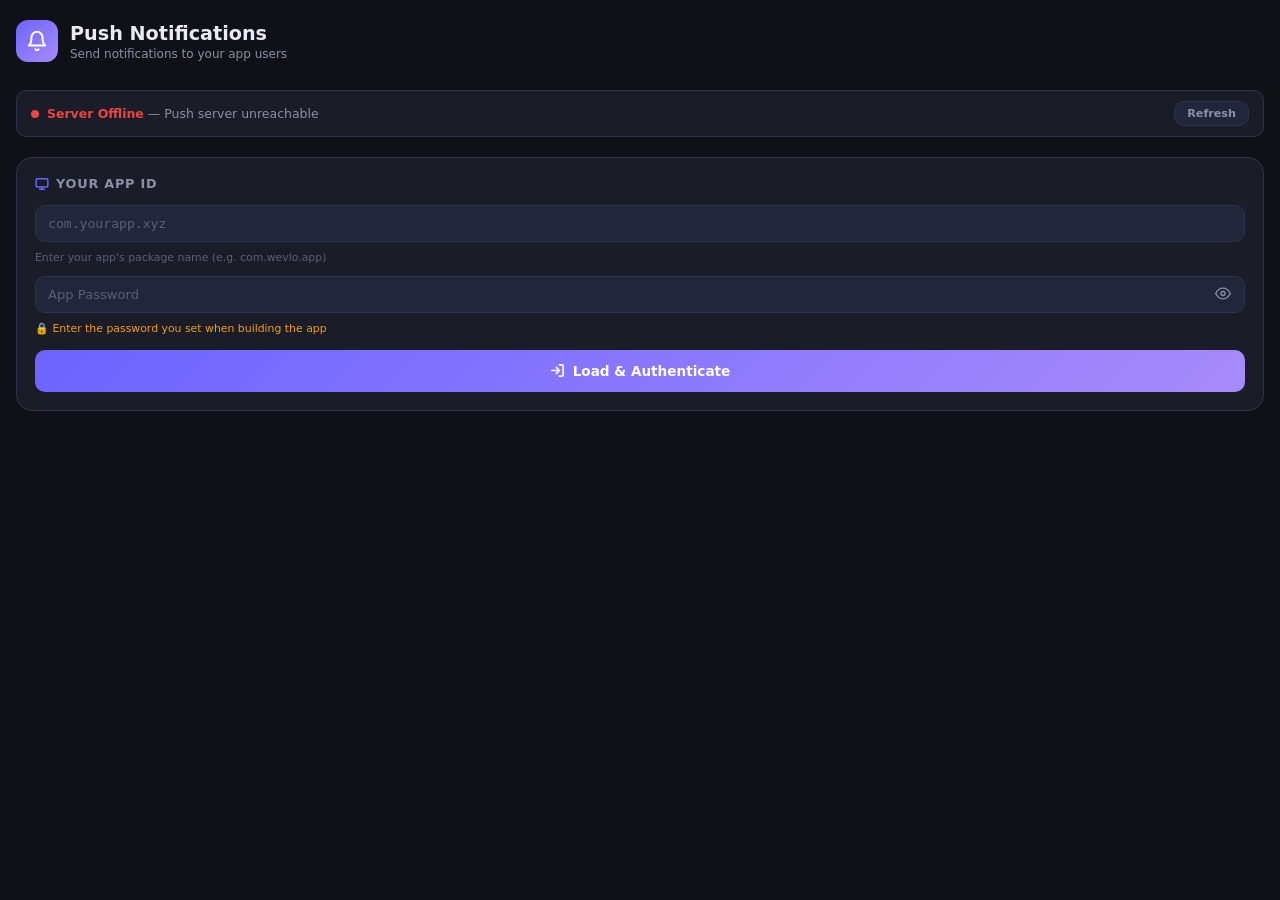
<file: pages/push_dashboard.html>
<!DOCTYPE html>
<html lang="en">
<head>
<meta charset="UTF-8"/>
<meta name="viewport" content="width=device-width, initial-scale=1.0"/>
<title>Wevlo — Push Notifications</title>
<style>
  * { box-sizing: border-box; margin: 0; padding: 0; }
  :root {
    --bg: #0f1117; --surface: #1a1d27; --surface2: #22263a;
    --border: #2e3350; --primary: #6c63ff; --primary-dim: #6c63ff22;
    --success: #22c55e; --danger: #ef4444; --warn: #f59e0b;
    --text: #e8eaf6; --text-muted: #8b8fa8; --text-light: #5a5e7a;
    --radius: 10px; --radius-lg: 16px; --font: 'Segoe UI', system-ui, sans-serif;
  }
  body { background: var(--bg); color: var(--text); font-family: var(--font); min-height: 100vh; padding: 20px 16px 60px; }

  .header { display: flex; align-items: center; gap: 12px; margin-bottom: 28px; }
  .header-icon { width: 42px; height: 42px; border-radius: 12px; background: linear-gradient(135deg,#6c63ff,#a78bfa); display: flex; align-items: center; justify-content: center; flex-shrink: 0; }
  .header h1 { font-size: 1.2rem; font-weight: 800; }
  .header p { font-size: .75rem; color: var(--text-muted); margin-top: 2px; }

  .status-bar { display: flex; align-items: center; gap: 8px; background: var(--surface); border: 1px solid var(--border); border-radius: var(--radius); padding: 10px 14px; margin-bottom: 20px; font-size: .78rem; }
  .status-dot { width: 8px; height: 8px; border-radius: 50%; background: var(--text-light); flex-shrink: 0; transition: background .3s; }
  .status-dot.online  { background: var(--success); box-shadow: 0 0 6px var(--success); }
  .status-dot.offline { background: var(--danger); }
  .status-txt { flex: 1; color: var(--text-muted); }
  .status-txt strong { color: var(--text); }

  .card { background: var(--surface); border: 1px solid var(--border); border-radius: var(--radius-lg); padding: 18px; margin-bottom: 16px; }
  .card-title { font-size: .8rem; font-weight: 700; color: var(--text-muted); text-transform: uppercase; letter-spacing: .06em; margin-bottom: 14px; display: flex; align-items: center; gap: 7px; }
  .card-title svg { color: var(--primary); }

  .form-group { margin-bottom: 12px; }
  .form-label { display: block; font-size: .75rem; font-weight: 700; color: var(--text-muted); margin-bottom: 5px; }
  .form-input { width: 100%; background: var(--surface2); border: 1.5px solid var(--border); border-radius: var(--radius); color: var(--text); padding: 10px 12px; font-size: .85rem; font-family: var(--font); transition: border-color .18s; outline: none; }
  .form-input:focus { border-color: var(--primary); }
  .form-input::placeholder { color: var(--text-light); }
  textarea.form-input { resize: vertical; min-height: 80px; line-height: 1.5; }

  .tabs { display: flex; gap: 4px; background: var(--surface2); border: 1px solid var(--border); border-radius: var(--radius); padding: 4px; margin-bottom: 16px; }
  .tab { flex: 1; padding: 8px; border: none; border-radius: 7px; background: transparent; color: var(--text-muted); font-family: var(--font); font-size: .78rem; font-weight: 700; cursor: pointer; transition: all .18s; }
  .tab.active { background: var(--primary); color: #fff; }

  .btn { width: 100%; padding: 13px; border: none; border-radius: var(--radius); font-family: var(--font); font-size: .9rem; font-weight: 800; cursor: pointer; transition: all .18s; display: flex; align-items: center; justify-content: center; gap: 8px; }
  .btn-primary { background: linear-gradient(135deg,#6c63ff,#a78bfa); color: #fff; }
  .btn-primary:hover:not(:disabled) { transform: translateY(-1px); box-shadow: 0 4px 18px #6c63ff55; }
  .btn-primary:disabled { opacity: .45; cursor: not-allowed; transform: none; }
  .btn-secondary { background: var(--surface2); border: 1.5px solid var(--border); color: var(--text-muted); font-size: .8rem; padding: 9px; }
  .btn-danger { background: #ef444420; border: 1.5px solid #ef4444; color: #ef4444; font-size: .8rem; padding: 9px; }

  .token-list { display: flex; flex-direction: column; gap: 8px; }
  .token-item { background: var(--surface2); border: 1px solid var(--border); border-radius: var(--radius); padding: 10px 12px; display: flex; align-items: center; gap: 10px; }
  .token-check { width: 18px; height: 18px; border-radius: 5px; border: 2px solid var(--border); background: transparent; cursor: pointer; flex-shrink: 0; appearance: none; display: flex; align-items: center; justify-content: center; transition: all .15s; position: relative; }
  .token-check:checked { background: var(--primary); border-color: var(--primary); }
  .token-check:checked::after { content: ''; position: absolute; width: 5px; height: 9px; border: 2px solid #fff; border-top: none; border-left: none; transform: rotate(45deg) translate(-1px,-1px); }
  .token-info { flex: 1; min-width: 0; }
  .token-label { font-size: .78rem; font-weight: 700; color: var(--text); }
  .token-val { font-size: .65rem; color: var(--text-light); font-family: monospace; overflow: hidden; text-overflow: ellipsis; white-space: nowrap; }
  .token-time { font-size: .6rem; color: var(--text-light); margin-top: 2px; }
  .token-del { background: none; border: none; color: var(--text-light); cursor: pointer; padding: 4px; border-radius: 6px; transition: color .15s; }
  .token-del:hover { color: var(--danger); }

  .log-area { background: #0a0d14; border: 1px solid var(--border); border-radius: var(--radius); padding: 12px; font-family: monospace; font-size: .72rem; line-height: 1.7; min-height: 100px; max-height: 220px; overflow-y: auto; color: #c9d1d9; }
  .log-line { margin-bottom: 1px; }
  .log-ok   { color: var(--success); }
  .log-err  { color: var(--danger); }
  .log-info { color: #60a5fa; }
  .log-ts   { color: #3d444d; margin-right: 6px; }

  .empty { text-align: center; padding: 28px 16px; color: var(--text-light); font-size: .8rem; }
  .empty svg { margin: 0 auto 10px; display: block; opacity: .4; }

  .select-row { display: flex; align-items: center; justify-content: space-between; margin-bottom: 10px; font-size: .75rem; }
  .select-row label { color: var(--text-muted); display: flex; align-items: center; gap: 6px; cursor: pointer; }

  .spinner { width: 18px; height: 18px; border-radius: 50%; border: 2px solid rgba(255,255,255,.3); border-top-color: #fff; animation: spin .7s linear infinite; }
  @keyframes spin { to { transform: rotate(360deg); } }

  .badge { display: inline-flex; align-items: center; gap: 4px; padding: 2px 8px; border-radius: 20px; font-size: .65rem; font-weight: 700; }
  .badge-purple { background: var(--primary-dim); color: #a78bfa; }
  .badge-green  { background: #22c55e20; color: #22c55e; }

  .progress-bar { height: 4px; background: var(--surface2); border-radius: 2px; margin-top: 10px; overflow: hidden; display: none; }
  .progress-fill { height: 100%; background: linear-gradient(90deg,#6c63ff,#a78bfa); border-radius: 2px; transition: width .3s; }

  .hint { font-size: .68rem; color: var(--text-light); margin-top: 5px; line-height: 1.5; }
  @keyframes spin { to { transform: rotate(360deg); } }
</style>
</head>
<body>

<!-- Header -->
<div class="header">
  <div class="header-icon">
    <svg width="22" height="22" viewBox="0 0 24 24" fill="none" stroke="#fff" stroke-width="2.2" stroke-linecap="round" stroke-linejoin="round"><path d="M18 8A6 6 0 0 0 6 8c0 7-3 9-3 9h18s-3-2-3-9"/><path d="M13.73 21a2 2 0 0 1-3.46 0"/></svg>
  </div>
  <div>
    <h1>Push Notifications</h1>
    <p>Send notifications to your app users</p>
  </div>
</div>

<!-- Server Status -->
<div class="status-bar">
  <div class="status-dot" id="statusDot"></div>
  <div class="status-txt" id="statusTxt">Checking server...</div>
  <button class="btn-secondary btn" style="width:auto;padding:5px 12px;font-size:.7rem" onclick="checkServer()">Refresh</button>
</div>

<!-- App ID + Password input -->
<div class="card" id="authCard">
  <div class="card-title">
    <svg width="14" height="14" viewBox="0 0 24 24" fill="none" stroke="currentColor" stroke-width="2.5" stroke-linecap="round" stroke-linejoin="round"><rect x="2" y="3" width="20" height="14" rx="2"/><line x1="8" y1="21" x2="16" y2="21"/><line x1="12" y1="17" x2="12" y2="21"/></svg>
    Your App ID
  </div>
  <div style="display:flex;gap:8px;margin-bottom:8px">
    <input class="form-input" id="appIdInput" placeholder="com.yourapp.xyz"
           style="flex:1;font-family:monospace;font-size:.82rem"
           oninput="onAppIdChange()"/>
  </div>
  <div class="hint" style="margin-bottom:10px">Enter your app's package name (e.g. com.wevlo.app)</div>

  <!-- Password field -->
  <div style="position:relative;margin-bottom:8px">
    <input class="form-input" id="appPasswordInput" type="password"
           placeholder="App Password"
           style="font-size:.82rem;padding-right:42px"
           onkeydown="if(event.key==='Enter')loadAppTokens()"/>
    <button onclick="togglePwdVisibility()" style="position:absolute;right:10px;top:50%;transform:translateY(-50%);background:none;border:none;cursor:pointer;color:var(--text-muted);padding:4px" id="pwdEyeBtn">
      <svg id="eyeIcon" width="16" height="16" viewBox="0 0 24 24" fill="none" stroke="currentColor" stroke-width="2" stroke-linecap="round" stroke-linejoin="round"><path d="M1 12s4-8 11-8 11 8 11 8-4 8-11 8-11-8-11-8z"/><circle cx="12" cy="12" r="3"/></svg>
    </button>
  </div>
  <div class="hint" style="margin-bottom:12px;color:var(--warn)">
    🔒 Enter the password you set when building the app
  </div>

  <button class="btn btn-primary" style="font-size:.85rem" onclick="loadAppTokens()">
    <svg width="15" height="15" viewBox="0 0 24 24" fill="none" stroke="currentColor" stroke-width="2.5" stroke-linecap="round" stroke-linejoin="round"><path d="M15 3h4a2 2 0 0 1 2 2v14a2 2 0 0 1-2 2h-4"/><polyline points="10 17 15 12 10 7"/><line x1="15" y1="12" x2="3" y2="12"/></svg>
    Load &amp; Authenticate
  </button>

  <!-- Auth status -->
  <div id="authStatus" style="display:none;margin-top:10px;padding:8px 12px;border-radius:8px;font-size:.76rem;font-weight:700"></div>
</div>

<!-- Authenticated badge -->
<div id="authBadge" style="display:none;background:#22c55e18;border:1.5px solid #22c55e44;border-radius:10px;padding:10px 14px;margin-bottom:16px;display:none;align-items:center;gap:10px">
  <svg width="16" height="16" viewBox="0 0 24 24" fill="none" stroke="#22c55e" stroke-width="2.5" stroke-linecap="round" stroke-linejoin="round"><path d="M12 22s8-4 8-10V5l-8-3-8 3v7c0 6 8 10 8 10z"/></svg>
  <div style="flex:1">
    <div style="font-size:.78rem;font-weight:700;color:#22c55e">Authenticated</div>
    <div id="authBadgeApp" style="font-size:.7rem;color:var(--text-muted);font-family:monospace"></div>
  </div>
  <button onclick="logoutAuth()" style="background:none;border:1px solid #22c55e44;border-radius:6px;color:#22c55e;font-size:.7rem;padding:4px 8px;cursor:pointer">Change</button>
</div>

<!-- Main content (shown only after auth) -->
<div id="mainContent" style="display:none">

<!-- Tabs -->
<div class="tabs">
  <button class="tab active" id="tabSend"   onclick="showTab('send')">📤 Send</button>
  <button class="tab"        id="tabTokens" onclick="showTab('tokens')">📱 Devices</button>
  <button class="tab"        id="tabAdd"    onclick="showTab('add')">➕ Add Token</button>
</div>

<!-- ══ SEND TAB ══ -->
<div id="panelSend">
  <div class="card">
    <div class="card-title">
      <svg width="14" height="14" viewBox="0 0 24 24" fill="none" stroke="currentColor" stroke-width="2.5" stroke-linecap="round" stroke-linejoin="round"><line x1="22" y1="2" x2="11" y2="13"/><polygon points="22 2 15 22 11 13 2 9 22 2"/></svg>
      Compose Notification
    </div>
    <div class="form-group">
      <label class="form-label">Title *</label>
      <input class="form-input" id="notifTitle" placeholder="Notification title"/>
    </div>
    <div class="form-group">
      <label class="form-label">Message *</label>
      <textarea class="form-input" id="notifBody" placeholder="Write your message here..."></textarea>
    </div>
    <div class="form-group" style="margin-bottom:0">
      <label class="form-label">Image <span style="color:var(--text-light);font-weight:400">(optional)</span></label>

      <!-- Upload / URL toggle -->
      <div style="display:flex;gap:6px;margin-bottom:8px">
        <button id="btnModeUpload" onclick="setImageMode('upload')"
          style="flex:1;padding:7px;border-radius:8px;border:1.5px solid var(--primary);background:var(--primary);color:#fff;font-size:.75rem;font-weight:700;cursor:pointer">
          📁 Upload Image
        </button>
        <button id="btnModeUrl" onclick="setImageMode('url')"
          style="flex:1;padding:7px;border-radius:8px;border:1.5px solid var(--border);background:transparent;color:var(--text-muted);font-size:.75rem;font-weight:700;cursor:pointer">
          🔗 Image URL
        </button>
      </div>

      <!-- File upload -->
      <div id="modeUpload">
        <input type="file" id="imgFile" accept="image/*" style="display:none" onchange="onFileSelected(this)"/>
        <div id="dropZone" onclick="document.getElementById('imgFile').click()"
          style="border:2px dashed var(--border);border-radius:10px;padding:20px;text-align:center;cursor:pointer;transition:border-color .2s;background:var(--surface2)">
          <div style="font-size:1.8rem;margin-bottom:6px">🖼️</div>
          <div style="font-size:.78rem;color:var(--text-muted)">Tap to select image</div>
          <div style="font-size:.65rem;color:var(--text-light);margin-top:3px">JPG, PNG, GIF, WEBP</div>
        </div>
        <div id="uploadStatus" style="display:none;margin-top:8px;font-size:.75rem;text-align:center"></div>
      </div>

      <!-- URL input -->
      <div id="modeUrl" style="display:none">
        <div style="display:flex;gap:8px;align-items:center">
          <input class="form-input" id="notifImageUrl" placeholder="https://example.com/image.jpg"
                 oninput="onUrlInput(this.value)" style="flex:1"/>
          <button onclick="clearImage()" style="background:none;border:none;color:var(--text-light);cursor:pointer;padding:4px;font-size:1.1rem">✕</button>
        </div>
      </div>

      <!-- Preview -->
      <div id="imgPreviewWrap" style="display:none;margin-top:8px;border-radius:8px;overflow:hidden;border:1px solid var(--border);position:relative">
        <img id="imgPreview" style="width:100%;max-height:180px;object-fit:cover;display:block"/>
        <button onclick="clearImage()"
          style="position:absolute;top:6px;right:6px;background:rgba(0,0,0,.6);border:none;color:#fff;border-radius:50%;width:26px;height:26px;cursor:pointer;font-size:.9rem">✕</button>
      </div>
    </div>
  </div>

  <div class="card">
    <div class="card-title">
      <svg width="14" height="14" viewBox="0 0 24 24" fill="none" stroke="currentColor" stroke-width="2.5" stroke-linecap="round" stroke-linejoin="round"><rect x="5" y="2" width="14" height="20" rx="2"/><line x1="12" y1="18" x2="12.01" y2="18"/></svg>
      Target Devices
    </div>
    <div class="select-row">
      <label>
        <input type="checkbox" id="selectAll" onchange="toggleSelectAll(this)" style="accent-color:var(--primary)"/>
        Select all
      </label>
      <span class="badge badge-purple" id="selectedCount">0 selected</span>
    </div>
    <div class="token-list" id="sendTokenList">
      <div class="empty">
        <svg width="36" height="36" viewBox="0 0 24 24" fill="none" stroke="currentColor" stroke-width="1.5"><rect x="5" y="2" width="14" height="20" rx="2"/></svg>
        No devices. Load tokens or add manually.
      </div>
    </div>
  </div>

  <button class="btn btn-primary" id="sendBtn" onclick="sendNotifications()">
    <svg width="17" height="17" viewBox="0 0 24 24" fill="none" stroke="currentColor" stroke-width="2.5" stroke-linecap="round" stroke-linejoin="round"><line x1="22" y1="2" x2="11" y2="13"/><polygon points="22 2 15 22 11 13 2 9 22 2"/></svg>
    <span id="sendTxt">Send Notification</span>
    <div class="spinner" id="sendSpinner" style="display:none"></div>
  </button>

  <div class="progress-bar" id="progressBar">
    <div class="progress-fill" id="progressFill" style="width:0%"></div>
  </div>

  <!-- Log -->
  <div class="card" style="margin-top:16px">
    <div style="display:flex;align-items:center;justify-content:space-between;margin-bottom:14px">
      <div class="card-title" style="margin-bottom:0">
        <svg width="14" height="14" viewBox="0 0 24 24" fill="none" stroke="currentColor" stroke-width="2.5" stroke-linecap="round" stroke-linejoin="round"><polyline points="4 17 10 11 4 5"/><line x1="12" y1="19" x2="20" y2="19"/></svg>
        Activity Log
      </div>
      <button onclick="clearLog()" style="background:none;border:none;color:var(--text-light);font-size:.68rem;cursor:pointer">Clear</button>
    </div>
    <div class="log-area" id="logArea"><span style="color:#3d444d">— waiting —</span></div>
  </div>
</div>

<!-- ══ TOKENS TAB ══ -->
<div id="panelTokens" style="display:none">
  <div class="card">
    <div style="display:flex;align-items:center;justify-content:space-between;margin-bottom:14px">
      <div class="card-title" style="margin-bottom:0">
        <svg width="14" height="14" viewBox="0 0 24 24" fill="none" stroke="currentColor" stroke-width="2.5" stroke-linecap="round" stroke-linejoin="round"><rect x="5" y="2" width="14" height="20" rx="2"/></svg>
        Saved Devices
      </div>
      <span class="badge badge-green" id="deviceCount">0 devices</span>
    </div>
    <div class="token-list" id="manageTokenList">
      <div class="empty">No devices saved yet.</div>
    </div>
  </div>
  <button class="btn btn-danger" onclick="clearAllTokens()" style="margin-top:0">
    🗑 Clear All Devices
  </button>
</div>

<!-- ══ ADD TOKEN TAB ══ -->
<div id="panelAdd" style="display:none">
  <div class="card">
    <div class="card-title">
      <svg width="14" height="14" viewBox="0 0 24 24" fill="none" stroke="currentColor" stroke-width="2.5" stroke-linecap="round" stroke-linejoin="round"><line x1="12" y1="5" x2="12" y2="19"/><line x1="5" y1="12" x2="19" y2="12"/></svg>
      Add Device Token
    </div>
    <div class="form-group">
      <label class="form-label">Device Name / Label</label>
      <input class="form-input" id="newLabel" placeholder="e.g. My Phone, Test Device"/>
    </div>
    <div class="form-group">
      <label class="form-label">FCM Token *</label>
      <textarea class="form-input" id="newToken" placeholder="Paste FCM device token here..." style="min-height:100px;font-family:monospace;font-size:.72rem"></textarea>
    </div>
    <button class="btn btn-primary" onclick="addToken()">
      <svg width="16" height="16" viewBox="0 0 24 24" fill="none" stroke="currentColor" stroke-width="2.5" stroke-linecap="round" stroke-linejoin="round"><line x1="12" y1="5" x2="12" y2="19"/><line x1="5" y1="12" x2="19" y2="12"/></svg>
      Save Device
    </button>

    <div style="margin-top:16px;padding:12px;background:var(--surface2);border-radius:var(--radius);border:1px solid var(--border)">
      <div style="font-size:.72rem;font-weight:700;color:var(--text-muted);margin-bottom:6px">📌 Where to get the FCM Token?</div>
      <div style="font-size:.7rem;color:var(--text-light);line-height:1.8">
        1. Install your app on any device<br/>
        2. When the app opens, the FCM token is automatically registered<br/>
        3. Use the <strong style="color:var(--text)">"Load"</strong> button to load all tokens<br/>
        4. Or paste a token manually here
      </div>
    </div>
  </div>
</div>

<script>
const SERVER = 'https://dinalamin-din-push-server.hf.space';
let currentAppId = localStorage.getItem('wevlo_last_appid') || '';

// ── Init ──
window.onload = () => {
  // Pre-fill App ID only, no auto-load (password required)
  if (currentAppId) {
    document.getElementById('appIdInput').value = currentAppId;
  }
  renderSendList();
  checkServer();
};

// ── App ID ──
function getAppId() {
  return document.getElementById('appIdInput').value.trim();
}
function onAppIdChange() {
  currentAppId = getAppId();
  localStorage.setItem('wevlo_last_appid', currentAppId);
}

// ── Load tokens from server (with password auth) ──
async function loadAppTokens() {
  const appId    = getAppId();
  const password = document.getElementById('appPasswordInput').value.trim();

  if (!appId)    { showAuthStatus('❌ Please enter an App ID first', 'err'); return; }
  if (!password) { showAuthStatus('❌ Please enter a password', 'err'); return; }

  // Button loading state
  const btn = document.querySelector('#authCard .btn-primary');
  const origText = btn.innerHTML;
  btn.disabled = true;
  btn.innerHTML = '<svg width="14" height="14" viewBox="0 0 24 24" fill="none" stroke="currentColor" stroke-width="2.5" stroke-linecap="round" stroke-linejoin="round" style="animation:spin .8s linear infinite"><path d="M21 12a9 9 0 1 1-6.219-8.56"/></svg> Authenticating...';

  showAuthStatus('⏳ Verifying credentials...', 'info');
  document.getElementById('authStatus').style.background = 'var(--surface2)';
  document.getElementById('authStatus').style.border = '1.5px solid var(--border)';
  document.getElementById('authStatus').style.color = 'var(--text-muted)';

  try {
    const res  = await fetch(SERVER + '/tokens?appId=' + encodeURIComponent(appId) + '&password=' + encodeURIComponent(password),
                             { signal: AbortSignal.timeout(8000) });
    const data = await res.json();

    btn.disabled = false;
    btn.innerHTML = origText;

    if (res.status === 401 || data.error === 'unauthorized' || data.error === 'invalid_password') {
      showAuthStatus('❌ Wrong password! Please try again.', 'err');
      document.getElementById('appPasswordInput').focus();
      return;
    }

    if (data.success) {
      currentAppId    = appId;
      currentPassword = password;
      localStorage.setItem('wevlo_last_appid', appId);
      // password save করো না localStorage-এ (security)

      const formatted = data.tokens.map(t => ({
        label:   t.userAgent || 'Android Device',
        token:   t.token,
        addedAt: t.registeredAt || Date.now()
      }));
      saveTokensLocal(formatted);
      renderSendList();
      renderManageList();

      showAuthStatus('✓ Authenticated!', 'ok');
      setTimeout(() => showMainContent(appId), 500);
      log(`✓ ${data.count} device loaded for ${appId}`, 'ok');
    } else {
      showAuthStatus('❌ ' + (data.error || 'Load failed'), 'err');
    }
  } catch (e) {
    btn.disabled = false;
    btn.innerHTML = origText;
    showAuthStatus('❌ Server error: ' + e.message, 'err');
  }
}

// ── Token local storage ──
function storageKey() { return 'wevlo_tokens_' + getAppId(); }

function getTokens() {
  if (!getAppId()) return [];
  try { return JSON.parse(localStorage.getItem(storageKey()) || '[]'); }
  catch { return []; }
}
function saveTokensLocal(arr) {
  if (!getAppId()) return;
  localStorage.setItem(storageKey(), JSON.stringify(arr));
  document.getElementById('deviceCount').textContent = arr.length + ' device' + (arr.length !== 1 ? 's' : '');
}

// ── Tab switch ──
function showTab(t) {
  ['send','tokens','add'].forEach(id => {
    const cap = id.charAt(0).toUpperCase() + id.slice(1);
    document.getElementById('panel' + cap).style.display = t === id ? 'block' : 'none';
    document.getElementById('tab'   + cap).classList.toggle('active', t === id);
  });
  if (t === 'tokens') renderManageList();
  if (t === 'send')   renderSendList();
}

// ── Server status ──
async function checkServer() {
  const dot = document.getElementById('statusDot');
  const txt = document.getElementById('statusTxt');
  dot.className = 'status-dot';
  txt.innerHTML = 'Checking...';
  try {
    const r = await fetch(SERVER + '/', { signal: AbortSignal.timeout(6000) });
    if (r.ok) {
      dot.className = 'status-dot online';
      txt.innerHTML = '<strong>Server Online</strong> — Push server ready';
    } else throw new Error('Non-200');
  } catch {
    dot.className = 'status-dot offline';
    txt.innerHTML = '<strong style="color:var(--danger)">Server Offline</strong> — Push server unreachable';
  }
}

// ── Log ──
function log(msg, type = '') {
  const area = document.getElementById('logArea');
  const ts   = new Date().toTimeString().slice(0,8);
  const cls  = type === 'ok' ? 'log-ok' : type === 'err' ? 'log-err' : 'log-info';
  const el   = document.createElement('div');
  el.className = 'log-line';
  el.innerHTML = `<span class="log-ts">${ts}</span><span class="${cls}">${escHtml(msg)}</span>`;
  const placeholder = area.querySelector('span[style]');
  if (placeholder) area.innerHTML = '';
  area.appendChild(el);
  area.scrollTop = area.scrollHeight;
}
function clearLog() {
  document.getElementById('logArea').innerHTML = '<span style="color:#3d444d">— cleared —</span>';
}

// ── Render send list ──
function renderSendList() {
  const list   = document.getElementById('sendTokenList');
  const tokens = getTokens();
  if (!tokens.length) {
    list.innerHTML = '<div class="empty"><svg width="36" height="36" viewBox="0 0 24 24" fill="none" stroke="currentColor" stroke-width="1.5"><rect x="5" y="2" width="14" height="20" rx="2"/></svg>No devices yet. Load tokens or add manually.</div>';
    updateSelectedCount();
    return;
  }
  list.innerHTML = tokens.map((t, i) => `
    <div class="token-item">
      <input type="checkbox" class="token-check" data-idx="${i}" onchange="updateSelectedCount()" style="accent-color:var(--primary)"/>
      <div class="token-info">
        <div class="token-label">${escHtml(t.label || 'Device ' + (i+1))}</div>
        <div class="token-val">${escHtml(t.token)}</div>
      </div>
    </div>
  `).join('');
  updateSelectedCount();
}

// ── Render manage list ──
function renderManageList() {
  const list   = document.getElementById('manageTokenList');
  const tokens = getTokens();
  document.getElementById('deviceCount').textContent = tokens.length + ' device' + (tokens.length !== 1 ? 's' : '');
  if (!tokens.length) {
    list.innerHTML = '<div class="empty">No devices saved yet.</div>';
    return;
  }
  list.innerHTML = tokens.map((t, i) => `
    <div class="token-item">
      <div class="token-info">
        <div class="token-label">${escHtml(t.label || 'Device ' + (i+1))}</div>
        <div class="token-val">${escHtml(t.token)}</div>
        <div class="token-time">${t.addedAt ? new Date(t.addedAt).toLocaleString() : ''}</div>
      </div>
      <button class="token-del" onclick="deleteToken(${i})" title="Delete">
        <svg width="15" height="15" viewBox="0 0 24 24" fill="none" stroke="currentColor" stroke-width="2.5" stroke-linecap="round" stroke-linejoin="round"><polyline points="3 6 5 6 21 6"/><path d="M19 6l-1 14a2 2 0 0 1-2 2H8a2 2 0 0 1-2-2L5 6"/><path d="M10 11v6"/><path d="M14 11v6"/><path d="M9 6V4h6v2"/></svg>
      </button>
    </div>
  `).join('');
}

// ── Select all ──
function toggleSelectAll(cb) {
  document.querySelectorAll('.token-check').forEach(c => c.checked = cb.checked);
  updateSelectedCount();
}
function updateSelectedCount() {
  const checks  = document.querySelectorAll('.token-check');
  const checked = document.querySelectorAll('.token-check:checked').length;
  document.getElementById('selectedCount').textContent = checked + ' selected';
  const all = document.getElementById('selectAll');
  if (all) all.checked = checks.length > 0 && checked === checks.length;
}

// ── Add token manually ──
function addToken() {
  const label = document.getElementById('newLabel').value.trim();
  const token = document.getElementById('newToken').value.trim();
  if (!token) { alert('FCM Token দিতে হবে'); return; }
  if (!getAppId()) { alert('Please enter an App ID first'); return; }
  const tokens = getTokens();
  // Duplicate check
  if (tokens.some(t => t.token === token)) {
    alert('This token already exists'); return;
  }
  tokens.push({ label: label || 'Device ' + (tokens.length + 1), token, addedAt: Date.now() });
  saveTokensLocal(tokens);
  document.getElementById('newLabel').value = '';
  document.getElementById('newToken').value = '';
  renderSendList();
  showTab('tokens');
  log(`Device added: ${label || 'Device'}`, 'ok');
}

// ── Delete single token ──
function deleteToken(i) {
  if (!confirm('এই device সরিয়ে দেবো?')) return;
  const tokens = getTokens();
  tokens.splice(i, 1);
  saveTokensLocal(tokens);
  renderManageList();
  renderSendList();
}

// ── Clear all ──
function clearAllTokens() {
  if (!confirm('সব device মুছে দেবো?')) return;
  saveTokensLocal([]);
  renderManageList();
  renderSendList();
}

// ── Send notifications ──
async function sendNotifications() {
  const title    = document.getElementById('notifTitle').value.trim();
  const body     = document.getElementById('notifBody').value.trim();
  const imageUrl = currentImageUrl || '';
  if (!title || !body) { alert('Title এবং Message দিতে হবে'); return; }

  const selected = [...document.querySelectorAll('.token-check:checked')];
  if (!selected.length) { alert('Please select at least one device'); return; }

  const tokens  = getTokens();
  const targets = selected.map(c => tokens[parseInt(c.dataset.idx)]).filter(Boolean);

  // UI loading
  const sendBtn     = document.getElementById('sendBtn');
  const sendTxt     = document.getElementById('sendTxt');
  const sendSpinner = document.getElementById('sendSpinner');
  const progressBar = document.getElementById('progressBar');
  const progressFill= document.getElementById('progressFill');

  sendBtn.disabled       = true;
  sendTxt.style.display  = 'none';
  sendSpinner.style.display = 'flex';
  progressBar.style.display = 'block';
  progressFill.style.width  = '0%';

  log(`Sending to ${targets.length} device(s)...`, 'info');

  let ok = 0, fail = 0;
  for (let idx = 0; idx < targets.length; idx++) {
    const t = targets[idx];
    progressFill.style.width = Math.round(((idx + 1) / targets.length) * 100) + '%';
    try {
      const payload = { token: t.token, title, body, password: currentPassword, appId: currentAppId };
      if (imageUrl) payload.imageUrl = imageUrl;

      const res  = await fetch(SERVER + '/send-notification', {
        method:  'POST',
        headers: { 'Content-Type': 'application/json' },
        body:    JSON.stringify(payload),
        signal:  AbortSignal.timeout(15000)
      });
      const data = await res.json();
      if (data.success) {
        log(`✓ Sent to "${t.label || 'Device'}"`, 'ok');
        ok++;
      } else {
        log(`✗ Failed "${t.label || 'Device'}": ${data.error || 'Unknown'}`, 'err');
        fail++;
      }
    } catch (e) {
      log(`✗ Error "${t.label || 'Device'}": ${e.message}`, 'err');
      fail++;
    }
  }

  log(`━━ Done: ${ok} sent, ${fail} failed ━━`, ok > 0 && fail === 0 ? 'ok' : 'info');
  sendBtn.disabled       = false;
  sendTxt.style.display  = 'inline';
  sendSpinner.style.display = 'none';
  progressFill.style.width  = '100%';
  setTimeout(() => { progressBar.style.display = 'none'; }, 1500);
}

// Image mode
let currentImageUrl = '';

function setImageMode(mode) {
  document.getElementById('modeUpload').style.display = mode === 'upload' ? 'block' : 'none';
  document.getElementById('modeUrl').style.display    = mode === 'url'    ? 'block' : 'none';
  document.getElementById('btnModeUpload').style.background   = mode === 'upload' ? 'var(--primary)' : 'transparent';
  document.getElementById('btnModeUpload').style.color        = mode === 'upload' ? '#fff' : 'var(--text-muted)';
  document.getElementById('btnModeUpload').style.borderColor  = mode === 'upload' ? 'var(--primary)' : 'var(--border)';
  document.getElementById('btnModeUrl').style.background      = mode === 'url' ? 'var(--primary)' : 'transparent';
  document.getElementById('btnModeUrl').style.color           = mode === 'url' ? '#fff' : 'var(--text-muted)';
  document.getElementById('btnModeUrl').style.borderColor     = mode === 'url' ? 'var(--primary)' : 'var(--border)';
  if (mode !== 'upload') clearImage();
}

function onUrlInput(url) {
  currentImageUrl = url;
  showPreview(url);
}

function showPreview(url) {
  const wrap = document.getElementById('imgPreviewWrap');
  const img  = document.getElementById('imgPreview');
  if (url) {
    img.src     = url;
    img.onerror = () => { wrap.style.display = 'none'; };
    img.onload  = () => { wrap.style.display = 'block'; };
  } else {
    wrap.style.display = 'none';
    img.src = '';
  }
}

function clearImage() {
  currentImageUrl = '';
  showPreview('');
  const urlInput = document.getElementById('notifImageUrl');
  if (urlInput) urlInput.value = '';
  const status = document.getElementById('uploadStatus');
  if (status) { status.style.display = 'none'; status.textContent = ''; }
  const drop = document.getElementById('dropZone');
  if (drop) drop.innerHTML = `<div style="font-size:1.8rem;margin-bottom:6px">🖼️</div><div style="font-size:.78rem;color:var(--text-muted)">Tap to select image</div><div style="font-size:.65rem;color:var(--text-light);margin-top:3px">JPG, PNG, GIF, WEBP</div>`;
  const fileInput = document.getElementById('imgFile');
  if (fileInput) fileInput.value = '';
}

async function onFileSelected(input) {
  const file = input.files[0];
  if (!file) return;

  const status = document.getElementById('uploadStatus');
  const drop   = document.getElementById('dropZone');

  // Preview locally first
  const localUrl = URL.createObjectURL(file);
  showPreview(localUrl);

  // Upload to ImgBB
  status.style.display  = 'block';
  status.style.color    = 'var(--text-muted)';
  status.textContent    = '⏳ Uploading image...';
  drop.style.opacity    = '.5';

  try {
    const formData = new FormData();
    formData.append('image', file);
    // ImgBB free API key — replace করতে পারো নিজের key দিয়ে
    const res  = await fetch('https://api.imgbb.com/1/upload?key=ef261c22cbc48d06bf468c7a20e05d78', {
      method: 'POST',
      body:   formData
    });
    const data = await res.json();

    if (data.success) {
      currentImageUrl = data.data.url;
      showPreview(currentImageUrl);
      status.style.color   = '#22c55e';
      status.textContent   = '✓ Uploaded! Ready to send.';
      drop.style.opacity   = '1';
      log('Image uploaded: ' + currentImageUrl, 'ok');
    } else {
      throw new Error(data.error?.message || 'Upload failed');
    }
  } catch (e) {
    // Upload fail হলে alternative — Cloudinary anonymous upload try করো
    try {
      const formData2 = new FormData();
      formData2.append('file',         file);
      formData2.append('upload_preset', 'ml_default');
      const res2  = await fetch('https://api.cloudinary.com/v1_1/demo/image/upload', {
        method: 'POST',
        body:   formData2
      });
      const data2 = await res2.json();
      if (data2.secure_url) {
        currentImageUrl = data2.secure_url;
        showPreview(currentImageUrl);
        status.style.color = '#22c55e';
        status.textContent = '✓ Uploaded! Ready to send.';
        drop.style.opacity = '1';
        log('Image uploaded: ' + currentImageUrl, 'ok');
        return;
      }
    } catch(_) {}

    status.style.color = 'var(--danger)';
    status.textContent = '✗ Upload failed. Try image URL instead.';
    drop.style.opacity = '1';
    log('Image upload error: ' + e.message, 'err');
  }
}

function escHtml(s) {
  return String(s).replace(/&/g,'&amp;').replace(/</g,'&lt;').replace(/>/g,'&gt;').replace(/"/g,'&quot;');
}


// ── Password visibility toggle ──
function togglePwdVisibility() {
  const inp = document.getElementById('appPasswordInput');
  const icon = document.getElementById('eyeIcon');
  if (inp.type === 'password') {
    inp.type = 'text';
    icon.innerHTML = '<path d="M17.94 17.94A10.07 10.07 0 0 1 12 20c-7 0-11-8-11-8a18.45 18.45 0 0 1 5.06-5.94M9.9 4.24A9.12 9.12 0 0 1 12 4c7 0 11 8 11 8a18.5 18.5 0 0 1-2.16 3.19m-6.72-1.07a3 3 0 1 1-4.24-4.24"/><line x1="1" y1="1" x2="23" y2="23"/>';
  } else {
    inp.type = 'password';
    icon.innerHTML = '<path d="M1 12s4-8 11-8 11 8 11 8-4 8-11 8-11-8-11-8z"/><circle cx="12" cy="12" r="3"/>';
  }
}

// ── Auth state ──
let isAuthenticated = false;
let currentPassword = '';

function showAuthStatus(msg, type) {
  const el = document.getElementById('authStatus');
  el.style.display = 'block';
  el.style.background = type === 'ok' ? '#22c55e18' : '#ef444418';
  el.style.border = '1.5px solid ' + (type === 'ok' ? '#22c55e44' : '#ef444444');
  el.style.color = type === 'ok' ? '#22c55e' : 'var(--danger)';
  el.textContent = msg;
}

function showMainContent(appId) {
  isAuthenticated = true;
  document.getElementById('authCard').style.display = 'none';
  const badge = document.getElementById('authBadge');
  badge.style.display = 'flex';
  document.getElementById('authBadgeApp').textContent = appId;
  document.getElementById('mainContent').style.display = 'block';
}

function logoutAuth() {
  isAuthenticated = false;
  currentPassword = '';
  document.getElementById('authCard').style.display = 'block';
  document.getElementById('authBadge').style.display = 'none';
  document.getElementById('mainContent').style.display = 'none';
  document.getElementById('authStatus').style.display = 'none';
  document.getElementById('appPasswordInput').value = '';
}
</script>
</body>
</html>
</file>
<file: css/style.css>
/* ============================================================
   WEVLO — Redesigned Design System
   Mobile-first, SVG icons, clean & modern
   ============================================================ */

@import url('https://fonts.googleapis.com/css2?family=Plus+Jakarta+Sans:wght@400;500;600;700;800&family=JetBrains+Mono:wght@400;600&display=swap');

/* ── CSS Variables ── */
:root {
  --primary:       #2563eb;
  --primary-light: #3b82f6;
  --primary-dark:  #1d4ed8;
  --primary-50:    #eff6ff;
  --primary-100:   #dbeafe;
  --accent:        #06b6d4;
  --success:       #10b981;
  --success-50:    #ecfdf5;
  --warning:       #f59e0b;
  --warning-50:    #fffbeb;
  --danger:        #ef4444;
  --danger-50:     #fef2f2;
  --purple:        #8b5cf6;
  --purple-50:     #f5f3ff;

  --bg:            #f8fafc;
  --surface:       #ffffff;
  --surface2:      #f1f5f9;
  --surface3:      #e8eef4;
  --border:        #e2e8f0;
  --border-dark:   #cbd5e1;

  --text:          #0f172a;
  --text-muted:    #64748b;
  --text-light:    #94a3b8;

  --radius-xs:  4px;
  --radius-sm:  8px;
  --radius:     12px;
  --radius-lg:  16px;
  --radius-xl:  20px;
  --radius-2xl: 28px;

  --shadow-xs:  0 1px 2px rgba(0,0,0,.05);
  --shadow-sm:  0 1px 3px rgba(0,0,0,.07), 0 1px 2px rgba(0,0,0,.05);
  --shadow:     0 4px 16px rgba(0,0,0,.08), 0 1px 3px rgba(0,0,0,.04);
  --shadow-lg:  0 12px 40px rgba(0,0,0,.12), 0 4px 12px rgba(0,0,0,.06);
  --shadow-blue: 0 8px 24px rgba(37,99,235,.25);

  --font:       'Plus Jakarta Sans', sans-serif;
  --font-mono:  'JetBrains Mono', monospace;

  --header-h:   60px;
  --sidebar-w:  248px;
  --nav-h:      64px; /* mobile bottom nav */
  --transition: .18s cubic-bezier(.4,0,.2,1);
}

/* ── Reset ── */
*, *::before, *::after { box-sizing: border-box; margin: 0; padding: 0; }
html { font-size: 16px; scroll-behavior: smooth; -webkit-text-size-adjust: 100%; }
body {
  font-family: var(--font);
  background: var(--bg);
  color: var(--text);
  line-height: 1.6;
  -webkit-font-smoothing: antialiased;
  -moz-osx-font-smoothing: grayscale;
}
a { color: inherit; text-decoration: none; }
img { max-width: 100%; display: block; }
button { font-family: var(--font); cursor: pointer; border: none; outline: none; background: none; }
input, textarea, select { font-family: var(--font); outline: none; }
svg { display: block; flex-shrink: 0; }

/* ── Typography ── */
h1 { font-size: clamp(1.5rem, 4vw, 2rem); font-weight: 800; letter-spacing: -.03em; line-height: 1.2; }
h2 { font-size: clamp(1.25rem, 3vw, 1.5rem); font-weight: 700; letter-spacing: -.02em; }
h3 { font-size: 1.1rem; font-weight: 700; }
h4 { font-size: .95rem; font-weight: 600; }
p  { color: var(--text-muted); line-height: 1.65; }

/* ============================================================
   SVG ICON SYSTEM
   ============================================================ */
.icon-wrap {
  display: inline-flex; align-items: center; justify-content: center;
  flex-shrink: 0;
}
.icon-sm  { width: 16px; height: 16px; }
.icon-md  { width: 20px; height: 20px; }
.icon-lg  { width: 24px; height: 24px; }
.icon-xl  { width: 32px; height: 32px; }

/* Colored icon containers */
.icon-box {
  width: 44px; height: 44px; flex-shrink: 0;
  border-radius: var(--radius);
  display: flex; align-items: center; justify-content: center;
}
.icon-box-sm { width: 36px; height: 36px; border-radius: var(--radius-sm); }
.icon-box-lg { width: 52px; height: 52px; border-radius: var(--radius-lg); }
.icon-box.blue   { background: var(--primary-50); color: var(--primary); }
.icon-box.green  { background: var(--success-50); color: var(--success); }
.icon-box.yellow { background: var(--warning-50); color: var(--warning); }
.icon-box.purple { background: var(--purple-50);  color: var(--purple); }
.icon-box.red    { background: var(--danger-50);  color: var(--danger); }
.icon-box.cyan   { background: #ecfeff; color: var(--accent); }
.icon-box.dark   { background: var(--text); color: #fff; }

/* ============================================================
   HEADER
   ============================================================ */
.header {
  position: fixed; top: 0; left: 0; right: 0;
  height: var(--header-h);
  background: rgba(255,255,255,.92);
  backdrop-filter: blur(16px);
  -webkit-backdrop-filter: blur(16px);
  border-bottom: 1px solid var(--border);
  display: flex; align-items: center;
  padding: 0 20px;
  z-index: 1000;
  gap: 14px;
}

.header-logo {
  display: flex; align-items: center; gap: 9px;
  font-weight: 800; font-size: 1.1rem;
  color: var(--text); flex-shrink: 0;
  letter-spacing: -.02em;
}
.header-logo-icon {
  width: 34px; height: 34px;
  background: var(--primary);
  border-radius: 9px;
  display: flex; align-items: center; justify-content: center;
}

.header-search {
  flex: 1; max-width: 340px;
  position: relative; margin-left: 8px;
}
.header-search input {
  width: 100%;
  background: var(--surface2);
  border: 1.5px solid transparent;
  border-radius: var(--radius);
  padding: 8px 14px 8px 38px;
  font-size: .875rem;
  color: var(--text);
  transition: all var(--transition);
  font-family: var(--font);
}
.header-search input:focus {
  border-color: var(--primary);
  background: var(--surface);
  box-shadow: 0 0 0 3px rgba(37,99,235,.1);
}
.header-search input::placeholder { color: var(--text-light); }
.header-search .search-icon {
  position: absolute; left: 11px; top: 50%; transform: translateY(-50%);
  color: var(--text-light); pointer-events: none;
}

.header-nav {
  display: flex; align-items: center; gap: 2px;
  margin-left: auto;
}
.header-nav a {
  display: flex; align-items: center; gap: 7px;
  padding: 7px 12px;
  border-radius: var(--radius-sm);
  font-size: .875rem; font-weight: 600;
  color: var(--text-muted);
  transition: all var(--transition);
}
.header-nav a:hover { background: var(--surface2); color: var(--text); }
.header-nav a.active { background: var(--primary-50); color: var(--primary); }

.header-actions { display: flex; align-items: center; gap: 8px; }

/* Avatar */
.avatar {
  width: 34px; height: 34px;
  border-radius: 50%;
  background: linear-gradient(135deg, var(--primary), #818cf8);
  display: flex; align-items: center; justify-content: center;
  color: #fff; font-weight: 700; font-size: .82rem;
  cursor: pointer; flex-shrink: 0;
  position: relative;
  border: 2px solid var(--border);
  transition: border-color var(--transition);
}
.avatar:hover { border-color: var(--primary); }

.avatar-menu {
  position: absolute; top: calc(100% + 10px); right: 0;
  background: var(--surface);
  border: 1px solid var(--border);
  border-radius: var(--radius-lg);
  box-shadow: var(--shadow-lg);
  min-width: 210px;
  overflow: hidden;
  display: none;
  z-index: 1001;
}
.avatar-menu.open { display: block; animation: fadeDown .15s ease; }
.avatar-menu-header {
  padding: 16px;
  border-bottom: 1px solid var(--border);
  background: var(--surface2);
}
.avatar-menu-header .name { font-weight: 700; font-size: .9rem; }
.avatar-menu-header .email { font-size: .78rem; color: var(--text-muted); margin-top: 2px; }
.avatar-menu a {
  display: flex; align-items: center; gap: 10px;
  padding: 10px 16px;
  font-size: .875rem; font-weight: 500;
  transition: background var(--transition);
  color: var(--text);
}
.avatar-menu a svg { color: var(--text-muted); }
.avatar-menu a:hover { background: var(--surface2); }
.avatar-menu .logout { color: var(--danger); }
.avatar-menu .logout svg { color: var(--danger); }

/* Menu toggle (mobile) */
#menuToggle {
  display: none;
  width: 36px; height: 36px;
  align-items: center; justify-content: center;
  border-radius: var(--radius-sm);
  color: var(--text);
  background: var(--surface2);
  transition: background var(--transition);
}
#menuToggle:hover { background: var(--border); }

/* ============================================================
   SIDEBAR
   ============================================================ */
.layout { display: flex; padding-top: var(--header-h); min-height: 100vh; }

.sidebar {
  width: var(--sidebar-w);
  background: var(--surface);
  border-right: 1px solid var(--border);
  position: fixed;
  top: var(--header-h); bottom: 0; left: 0;
  overflow-y: auto;
  padding: 12px 10px;
  display: flex; flex-direction: column; gap: 2px;
  z-index: 900;
  scrollbar-width: none;
}
.sidebar::-webkit-scrollbar { display: none; }

.sidebar-item {
  display: flex; align-items: center; gap: 11px;
  padding: 10px 12px;
  border-radius: var(--radius-sm);
  font-size: .875rem; font-weight: 600;
  color: var(--text-muted);
  transition: all var(--transition);
  cursor: pointer;
}
.sidebar-item:hover { background: var(--surface2); color: var(--text); }
.sidebar-item.active {
  background: var(--primary-50);
  color: var(--primary);
}
.sidebar-item.active svg { color: var(--primary); }
.sidebar-item svg { color: var(--text-light); transition: color var(--transition); flex-shrink: 0; }
.sidebar-item:hover svg { color: var(--text-muted); }

.sidebar-divider {
  height: 1px; background: var(--border);
  margin: 6px 0;
}
.sidebar-label {
  font-size: .68rem; font-weight: 700; text-transform: uppercase;
  letter-spacing: .08em; color: var(--text-light);
  padding: 10px 12px 4px;
}

/* Main content */
.main-content {
  margin-left: var(--sidebar-w);
  flex: 1;
  padding: 28px;
  max-width: 1200px;
}

/* ============================================================
   MOBILE BOTTOM NAV
   ============================================================ */
.mobile-nav {
  display: none;
  position: fixed; bottom: 0; left: 0; right: 0;
  height: var(--nav-h);
  background: rgba(255,255,255,.95);
  backdrop-filter: blur(16px);
  -webkit-backdrop-filter: blur(16px);
  border-top: 1px solid var(--border);
  z-index: 1000;
  padding: 0 8px;
  align-items: center; justify-content: space-around;
  gap: 4px;
}
.mobile-nav-item {
  display: flex; flex-direction: column; align-items: center;
  gap: 4px; flex: 1;
  padding: 8px 4px;
  border-radius: var(--radius-sm);
  color: var(--text-light);
  transition: color var(--transition);
  font-size: .65rem; font-weight: 600;
  cursor: pointer; text-align: center;
}
.mobile-nav-item.active { color: var(--primary); }
.mobile-nav-item svg { transition: transform var(--transition); }
.mobile-nav-item.active svg { transform: translateY(-2px); }

/* ============================================================
   BUTTONS
   ============================================================ */
.btn {
  display: inline-flex; align-items: center; justify-content: center;
  gap: 8px;
  padding: 10px 20px;
  border-radius: var(--radius);
  font-size: .875rem; font-weight: 700;
  transition: all var(--transition);
  cursor: pointer; border: none;
  white-space: nowrap;
  letter-spacing: -.01em;
}
.btn-primary {
  background: var(--primary); color: #fff;
  box-shadow: 0 1px 3px rgba(37,99,235,.3);
}
.btn-primary:hover {
  background: var(--primary-dark);
  box-shadow: var(--shadow-blue);
  transform: translateY(-1px);
}
.btn-secondary {
  background: var(--surface); color: var(--text);
  border: 1.5px solid var(--border);
}
.btn-secondary:hover { background: var(--surface2); border-color: var(--border-dark); }
.btn-success { background: var(--success); color: #fff; }
.btn-success:hover { background: #059669; transform: translateY(-1px); }
.btn-danger { background: var(--danger); color: #fff; }
.btn-danger:hover { background: #dc2626; }
.btn-ghost { background: transparent; color: var(--text-muted); }
.btn-ghost:hover { background: var(--surface2); color: var(--text); }
.btn-outline {
  background: transparent; color: var(--primary);
  border: 1.5px solid var(--primary);
}
.btn-outline:hover { background: var(--primary-50); }
.btn-sm  { padding: 7px 14px; font-size: .8rem; border-radius: var(--radius-sm); }
.btn-lg  { padding: 14px 28px; font-size: 1rem; border-radius: var(--radius-lg); }
.btn-full { width: 100%; }
.btn:disabled { opacity: .5; cursor: not-allowed; transform: none !important; box-shadow: none !important; }

/* ============================================================
   CARDS
   ============================================================ */
.card {
  background: var(--surface);
  border: 1px solid var(--border);
  border-radius: var(--radius-lg);
  padding: 20px;
}
.card-hover {
  transition: all var(--transition);
  cursor: pointer;
}
.card-hover:hover {
  border-color: var(--primary);
  box-shadow: var(--shadow);
  transform: translateY(-2px);
}

/* ============================================================
   FORMS
   ============================================================ */
.form-group { margin-bottom: 18px; }
.form-label {
  display: block;
  font-size: .78rem; font-weight: 700;
  color: var(--text); margin-bottom: 6px;
  text-transform: uppercase; letter-spacing: .05em;
}
.form-input {
  width: 100%;
  background: var(--surface);
  border: 1.5px solid var(--border);
  border-radius: var(--radius);
  padding: 11px 14px;
  font-size: .9rem; color: var(--text);
  transition: all var(--transition);
  -webkit-appearance: none;
  appearance: none;
}
.form-input:focus {
  border-color: var(--primary);
  box-shadow: 0 0 0 3px rgba(37,99,235,.1);
  background: var(--surface);
}
.form-input::placeholder { color: var(--text-light); }
.form-input.error { border-color: var(--danger); box-shadow: 0 0 0 3px rgba(239,68,68,.08); }
.form-hint  { font-size: .75rem; color: var(--text-muted); margin-top: 5px; }
.form-error { font-size: .75rem; color: var(--danger); margin-top: 5px; display: none; font-weight: 500; }
.form-error.show { display: flex; align-items: center; gap: 4px; }

/* Password wrap */
.pw-wrap { position: relative; }
.pw-wrap .form-input { padding-right: 44px; }
.pw-toggle {
  position: absolute; right: 12px; top: 50%; transform: translateY(-50%);
  color: var(--text-light); cursor: pointer; padding: 4px;
  display: flex; align-items: center;
  transition: color var(--transition);
}
.pw-toggle:hover { color: var(--text-muted); }

/* ============================================================
   BADGES
   ============================================================ */
.badge {
  display: inline-flex; align-items: center; gap: 4px;
  padding: 3px 9px;
  border-radius: 100px;
  font-size: .72rem; font-weight: 700;
  letter-spacing: .02em;
}
.badge-primary { background: var(--primary-100); color: var(--primary); }
.badge-success { background: var(--success-50); color: #065f46; }
.badge-warning { background: var(--warning-50); color: #92400e; }
.badge-danger  { background: var(--danger-50);  color: #991b1b; }
.badge-gray    { background: var(--surface2); color: var(--text-muted); }
.badge-purple  { background: var(--purple-50); color: #6d28d9; }

/* ============================================================
   SPINNER & SKELETON
   ============================================================ */
.spinner {
  width: 20px; height: 20px;
  border: 2.5px solid rgba(37,99,235,.2);
  border-top-color: var(--primary);
  border-radius: 50%;
  animation: spin .7s linear infinite;
}
@keyframes spin { to { transform: rotate(360deg); } }

.skeleton {
  background: linear-gradient(90deg, var(--surface2) 25%, #e8edf3 50%, var(--surface2) 75%);
  background-size: 200% 100%;
  animation: shimmer 1.4s infinite;
  border-radius: var(--radius-sm);
}
@keyframes shimmer {
  0%   { background-position: 200% 0; }
  100% { background-position: -200% 0; }
}

/* ============================================================
   MODAL
   ============================================================ */
.modal-overlay {
  position: fixed; inset: 0;
  background: rgba(15,23,42,.45);
  backdrop-filter: blur(6px);
  -webkit-backdrop-filter: blur(6px);
  z-index: 2100;
  display: flex; align-items: center; justify-content: center;
  padding: 16px;
  opacity: 0; pointer-events: none;
  transition: opacity var(--transition);
}
.modal-overlay.open { opacity: 1; pointer-events: all; }
.modal {
  background: var(--surface);
  border-radius: var(--radius-2xl);
  padding: 24px;
  width: 100%; max-width: 480px;
  transform: translateY(24px) scale(.97);
  transition: transform .2s cubic-bezier(.34,1.56,.64,1), opacity .15s;
  max-height: 90vh; overflow-y: auto;
  box-shadow: var(--shadow-lg);
}
.modal-overlay.open .modal { transform: translateY(0) scale(1); }
.modal-header {
  display: flex; align-items: center; justify-content: space-between;
  margin-bottom: 20px;
}
.modal-title { font-size: 1.1rem; font-weight: 800; }
.modal-close {
  width: 32px; height: 32px;
  border-radius: 50%;
  background: var(--surface2);
  display: flex; align-items: center; justify-content: center;
  cursor: pointer; color: var(--text-muted);
  transition: all var(--transition);
}
.modal-close:hover { background: var(--surface3); color: var(--text); }

/* ============================================================
   TOAST
   ============================================================ */
.toast-container {
  position: fixed; bottom: 80px; right: 16px;
  display: flex; flex-direction: column; gap: 10px;
  z-index: 9999;
}
.toast {
  display: flex; align-items: center; gap: 12px;
  background: var(--text);
  color: #fff;
  padding: 13px 18px;
  border-radius: var(--radius);
  font-size: .875rem; font-weight: 600;
  box-shadow: var(--shadow-lg);
  animation: slideUp .3s cubic-bezier(.34,1.56,.64,1);
  min-width: 240px; max-width: 340px;
}
.toast.success { background: #064e3b; }
.toast.error   { background: #991b1b; }
.toast.warning { background: #78350f; }
@keyframes slideUp {
  from { opacity: 0; transform: translateY(20px) scale(.95); }
  to   { opacity: 1; transform: translateY(0) scale(1); }
}

/* ============================================================
   EMPTY STATE
   ============================================================ */
.empty-state {
  display: flex; flex-direction: column; align-items: center;
  justify-content: center;
  padding: 60px 20px; text-align: center;
}
.empty-state .icon {
  width: 72px; height: 72px;
  background: var(--surface2);
  border-radius: var(--radius-xl);
  display: flex; align-items: center; justify-content: center;
  margin-bottom: 20px;
  color: var(--text-light);
}
.empty-state h3 { font-size: 1rem; margin-bottom: 6px; }
.empty-state p  { font-size: .875rem; color: var(--text-muted); max-width: 280px; }

/* ============================================================
   PAGE HEADER
   ============================================================ */
.page-header {
  display: flex; align-items: flex-start; justify-content: space-between;
  margin-bottom: 24px;
  flex-wrap: wrap; gap: 12px;
}
.page-header-text h1 { font-size: clamp(1.2rem, 3vw, 1.5rem); }
.page-header-text p  { font-size: .875rem; color: var(--text-muted); margin-top: 3px; }

/* ============================================================
   GRID
   ============================================================ */
.grid-2 { display: grid; grid-template-columns: repeat(2, 1fr); gap: 16px; }
.grid-3 { display: grid; grid-template-columns: repeat(3, 1fr); gap: 16px; }
.grid-4 { display: grid; grid-template-columns: repeat(4, 1fr); gap: 16px; }
.grid-auto { display: grid; grid-template-columns: repeat(auto-fill, minmax(240px, 1fr)); gap: 16px; }

/* ============================================================
   UTILITIES
   ============================================================ */
.flex          { display: flex; }
.flex-col      { flex-direction: column; }
.items-center  { align-items: center; }
.justify-between { justify-content: space-between; }
.gap-4  { gap: 4px; }
.gap-8  { gap: 8px; }
.gap-12 { gap: 12px; }
.gap-16 { gap: 16px; }
.mt-8   { margin-top: 8px; }
.mt-16  { margin-top: 16px; }
.mt-24  { margin-top: 24px; }
.mb-8   { margin-bottom: 8px; }
.mb-16  { margin-bottom: 16px; }
.mb-24  { margin-bottom: 24px; }
.text-sm   { font-size: .875rem; }
.text-xs   { font-size: .78rem; }
.text-muted  { color: var(--text-muted); }
.text-primary { color: var(--primary); }
.font-mono { font-family: var(--font-mono); }
.font-bold { font-weight: 700; }
.truncate  { overflow: hidden; text-overflow: ellipsis; white-space: nowrap; }
.hidden    { display: none !important; }
.w-full    { width: 100%; }
.rounded   { border-radius: var(--radius); }

/* ============================================================
   ANIMATIONS
   ============================================================ */
@keyframes fadeIn {
  from { opacity: 0; transform: translateY(10px); }
  to   { opacity: 1; transform: translateY(0); }
}
@keyframes fadeDown {
  from { opacity: 0; transform: translateY(-8px); }
  to   { opacity: 1; transform: translateY(0); }
}
.fade-in { animation: fadeIn .3s ease; }

/* Stagger children */
.stagger > * { animation: fadeIn .4s ease both; }
.stagger > *:nth-child(1) { animation-delay: .05s; }
.stagger > *:nth-child(2) { animation-delay: .1s; }
.stagger > *:nth-child(3) { animation-delay: .15s; }
.stagger > *:nth-child(4) { animation-delay: .2s; }

/* ============================================================
   TOGGLE SWITCH
   ============================================================ */
.toggle-wrap {
  display: flex; align-items: center; justify-content: space-between;
  padding: 13px 14px;
  background: var(--surface2);
  border: 1.5px solid var(--border);
  border-radius: var(--radius);
  cursor: pointer;
  transition: all var(--transition);
  user-select: none;
}
.toggle-wrap:hover { border-color: var(--border-dark); }
.toggle-wrap.on    { border-color: rgba(37,99,235,.35); background: var(--primary-50); }
.toggle-label { font-size: .875rem; font-weight: 600; color: var(--text); }
.toggle-sub   { font-size: .75rem; color: var(--text-muted); margin-top: 2px; }
.toggle-switch {
  width: 42px; height: 23px;
  background: var(--border-dark);
  border-radius: 12px;
  position: relative;
  transition: background var(--transition);
  flex-shrink: 0;
}
.toggle-switch::after {
  content: '';
  position: absolute; top: 3px; left: 3px;
  width: 17px; height: 17px;
  background: #fff;
  border-radius: 50%;
  transition: transform var(--transition);
  box-shadow: 0 1px 4px rgba(0,0,0,.2);
}
.toggle-wrap.on .toggle-switch { background: var(--primary); }
.toggle-wrap.on .toggle-switch::after { transform: translateX(19px); }

/* ============================================================
   STAT CARDS
   ============================================================ */
.stat-card {
  background: var(--surface);
  border: 1px solid var(--border);
  border-radius: var(--radius-lg);
  padding: 18px 20px;
  display: flex; align-items: center; gap: 14px;
  transition: box-shadow var(--transition);
}
.stat-card:hover { box-shadow: var(--shadow-sm); }
.stat-val   { font-size: 1.5rem; font-weight: 800; line-height: 1; letter-spacing: -.02em; }
.stat-label { font-size: .75rem; color: var(--text-muted); margin-top: 3px; font-weight: 500; }

/* ============================================================
   TABLE
   ============================================================ */
.table-wrap { overflow-x: auto; -webkit-overflow-scrolling: touch; }
.data-table { width: 100%; border-collapse: collapse; }
.data-table th {
  font-size: .72rem; font-weight: 700; text-transform: uppercase;
  letter-spacing: .06em; color: var(--text-muted);
  padding: 10px 14px; text-align: left;
  background: var(--surface2);
  border-bottom: 1px solid var(--border);
  white-space: nowrap;
}
.data-table th:first-child { border-radius: var(--radius-sm) 0 0 0; }
.data-table th:last-child  { border-radius: 0 var(--radius-sm) 0 0; }
.data-table td {
  padding: 13px 14px; font-size: .875rem;
  border-bottom: 1px solid var(--border);
  vertical-align: middle;
}
.data-table tr:last-child td { border-bottom: none; }
.data-table tr:hover td { background: var(--surface2); }

/* ============================================================
   RESPONSIVE — TABLET
   ============================================================ */
@media (max-width: 1024px) {
  .main-content { padding: 20px; }
}

@media (max-width: 900px) {
  .sidebar {
    transform: translateX(-100%);
    transition: transform .25s cubic-bezier(.4,0,.2,1);
    box-shadow: var(--shadow-lg);
    top: 0; bottom: 0;
    padding-top: calc(var(--header-h) + 12px);
  }
  .sidebar.open { transform: translateX(0); }
  .main-content { margin-left: 0; }
  .grid-3, .grid-4 { grid-template-columns: repeat(2, 1fr); }
  #menuToggle { display: flex; }
  .header-nav { display: none; }
  .header-search { max-width: 200px; }
}

/* ============================================================
   RESPONSIVE — MOBILE
   ============================================================ */
@media (max-width: 640px) {
  :root { --header-h: 56px; }

  .main-content {
    padding: 10px 14px;
    padding-bottom: calc(var(--nav-h) + 16px);
    margin-left: 0;
  }
  .grid-2, .grid-3, .grid-4, .grid-auto { grid-template-columns: 1fr; }
  .grid-2.keep-2 { grid-template-columns: repeat(2, 1fr); }
  .header-search { display: none; }
  body.page-lab .header-search { display: flex; }
  body.page-lab .header-actions { display: flex; align-items: center; gap: 8px; margin-left: auto; }
  body.page-home .header-search { display: flex; }
  body.page-home .header-actions { display: flex; align-items: center; gap: 8px; margin-left: auto; }
  body.page-projects .header-search { display: flex; }
  body.page-projects .header-actions { display: flex; align-items: center; gap: 8px; margin-left: auto; }
  h1 { font-size: 1.35rem; }

  .mobile-nav { display: flex; }
  .toast-container { bottom: 80px; left: 12px; right: 12px; }
  .toast { min-width: unset; max-width: 100%; }

  .modal { border-radius: 16px; padding: 20px; }
  .modal-overlay {
    align-items: center;
    padding: 20px;
  }
  .modal-overlay .modal {
    border-radius: 16px;
    max-height: 90vh;
    transform: translateY(16px) scale(.96);
  }
  .modal-overlay.open .modal { transform: translateY(0) scale(1); }

  .stat-card { padding: 14px 16px; }
  .stat-val  { font-size: 1.3rem; }

  /* Sidebar overlay backdrop */
  .sidebar-backdrop {
    display: none;
    position: fixed; inset: 0;
    background: rgba(15,23,42,.4);
    z-index: 899;
  }
  .sidebar-backdrop.visible { display: block; }
}

@media (max-width: 380px) {
  .main-content { padding: 12px 12px; }
  .btn { padding: 9px 16px; }
}

/* ============================================================
   HEADER MORE BUTTON
   ============================================================ */
.header-more-btn {
  display: flex; align-items: center; gap: 7px;
  padding: 7px 12px;
  background: var(--surface2);
  border: 1.5px solid var(--border);
  border-radius: var(--radius);
  font-size: .825rem; font-weight: 700;
  color: var(--text); cursor: pointer;
  transition: all var(--transition);
  font-family: var(--font); flex-shrink: 0;
}
.header-more-btn:hover {
  background: var(--surface3);
  border-color: var(--border-dark);
}
.header-more-btn span { letter-spacing: -.01em; }

/* ============================================================
   SIDEBAR USER HEADER
   ============================================================ */
.sidebar-user-header {
  display: flex; align-items: center; gap: 11px;
  padding: 14px 12px;
  background: var(--surface);
}
.sidebar-user-avatar {
  width: 38px; height: 38px; border-radius: 50%;
  background: linear-gradient(135deg, var(--primary), #818cf8);
  display: flex; align-items: center; justify-content: center;
  color: #fff; font-weight: 700; font-size: .85rem;
  flex-shrink: 0; letter-spacing: -.02em;
  border: 2px solid var(--primary-100);
}
.sidebar-user-info { flex: 1; min-width: 0; }
.sidebar-user-name {
  font-size: .875rem; font-weight: 700;
  color: var(--text); overflow: hidden;
  text-overflow: ellipsis; white-space: nowrap;
}
.sidebar-user-email {
  font-size: .72rem; color: var(--text-muted);
  overflow: hidden; text-overflow: ellipsis; white-space: nowrap;
  margin-top: 1px;
}

/* ============================================================
   MOBILE NAV — More button style fix
   ============================================================ */
.mobile-nav button.mobile-nav-item {
  border: none; background: none;
  font-family: var(--font);
  color: var(--text-light);
  cursor: pointer;
}
.mobile-nav button.mobile-nav-item:hover {
  color: var(--primary);
}

/* ============================================================
   HEADER LOGO — WEVLO bold text
   ============================================================ */
.header-logo-icon {
  background: var(--primary);
  border-radius: 9px;
  width: 34px; height: 34px;
  display: flex; align-items: center; justify-content: center;
  flex-shrink: 0;
  box-shadow: 0 2px 8px rgba(37,99,235,.3);
}

/* Hide old avatar menu (no longer used) */
.avatar-menu { display: none !important; }

/* Sidebar backdrop close on mobile when More tapped */
@media (max-width: 900px) {
  .header-more-btn { display: flex; }
}

/* ============================================================
   MORE DRAWER — Right side SIDEBAR (full height)
   ============================================================ */

/* Overlay */
.more-drawer-overlay {
  display: none;
  position: fixed; inset: 0;
  background: rgba(15,23,42,.45);
  backdrop-filter: blur(4px);
  -webkit-backdrop-filter: blur(4px);
  z-index: 1100;
  opacity: 0;
  transition: opacity .25s ease;
}
.more-drawer-overlay.open {
  display: block;
  opacity: 1;
}

/* Right sidebar panel */
.more-drawer {
  position: fixed; top: 0; right: 0;
  width: 240px; max-width: 72vw;
  height: auto; max-height: 100vh;
  background: var(--surface);
  z-index: 1101;
  box-shadow: -4px 0 24px rgba(15,23,42,.12);
  transform: translateX(100%);
  transition: transform .28s cubic-bezier(.4,0,.2,1);
  display: flex; flex-direction: column;
  overflow-y: auto;
  border-radius: 0 0 0 var(--radius-xl);
}
.more-drawer.open {
  transform: translateX(0);
}

/* Handle bar (mobile feel) */
.more-drawer-handle {
  display: none;
}

/* User section */
.more-drawer-user {
  display: flex; align-items: center; gap: 11px;
  padding: 20px 14px 14px;
  border-bottom: 1px solid var(--border);
  flex-shrink: 0;
  background: var(--surface2);
}
.more-drawer-name { color: var(--text) !important; font-size:.875rem; font-weight:700; }
.more-drawer-email { color: var(--text-muted) !important; font-size:.72rem; margin-top:1px; }
.more-drawer-avatar {
  width: 38px; height: 38px; border-radius: 50%;
  background: linear-gradient(135deg, var(--primary), #818cf8);
  display: flex; align-items: center; justify-content: center;
  color: #fff; font-weight: 700; font-size: .82rem;
  flex-shrink: 0; letter-spacing: -.02em;
  border: 2px solid var(--primary-100);
}
.more-drawer-user-info { flex: 1; min-width: 0; }
.more-drawer-name {
  font-size: .95rem; font-weight: 700; color: var(--text);
  overflow: hidden; text-overflow: ellipsis; white-space: nowrap;
}
.more-drawer-email {
  font-size: .75rem; color: var(--text-muted); margin-top: 2px;
  overflow: hidden; text-overflow: ellipsis; white-space: nowrap;
}

/* Menu items */
.more-drawer-items {
  padding: 6px 8px;
  display: flex; flex-direction: column; gap: 1px;
}
.more-drawer-item {
  display: flex; align-items: center; gap: 10px;
  padding: 9px 8px;
  border-radius: var(--radius-sm);
  transition: background var(--transition);
  cursor: pointer; color: var(--text);
  text-decoration: none;
}
.more-drawer-item:hover { background: var(--surface2); }
.more-drawer-item-icon {
  width: 32px; height: 32px; border-radius: var(--radius-sm);
  display: flex; align-items: center; justify-content: center;
  flex-shrink: 0;
}
.more-drawer-item-icon.blue   { background: var(--primary-50);  color: var(--primary); }
.more-drawer-item-icon.yellow { background: var(--warning-50);  color: var(--warning); }
.more-drawer-item-icon.purple { background: var(--purple-50);   color: var(--purple); }
.more-drawer-item-icon.green  { background: var(--success-50);  color: var(--success); }
.more-drawer-item-icon.red    { background: var(--danger-50);   color: var(--danger); }

.more-drawer-item-text {
  flex: 1; display: flex; flex-direction: column; gap: 0;
}
.more-drawer-item-label { font-size: .825rem; font-weight: 600; }
.more-drawer-item-sub   { font-size: .68rem;  color: var(--text-muted); }

/* Footer logout */
.more-drawer-footer {
  padding: 10px 12px 16px;
  border-top: 1px solid var(--border);
  flex-shrink: 0;
}
.more-drawer-logout {
  width: 100%; display: flex; align-items: center; justify-content: center; gap: 8px;
  padding: 9px; border-radius: var(--radius-sm);
  background: var(--danger-50); color: var(--danger);
  border: 1.5px solid rgba(239,68,68,.2);
  font-size: .825rem; font-weight: 700;
  cursor: pointer; transition: all var(--transition);
  font-family: var(--font);
}
.more-drawer-logout:hover {
  background: var(--danger); color: #fff;
}

/* Desktop এ drawer লুকানো — sidebar ব্যবহার হবে */
@media (min-width: 901px) {
  .more-drawer-overlay,
  .more-drawer { display: none !important; }
}

/* Header More button সম্পূর্ণ লুকানো */
.header-more-btn { display: none !important; }

/* ============================================================
   NEW PROJECT MODAL — template options
   ============================================================ */
.template-options {
  display: grid; grid-template-columns: 1fr 1fr;
  gap: 10px;
}
.template-opt {
  border: 2px solid var(--border);
  border-radius: var(--radius);
  padding: 14px 12px;
  cursor: pointer; text-align: center;
  transition: all var(--transition);
}
.template-opt:hover, .template-opt.selected {
  border-color: var(--primary);
  background: var(--primary-50);
}
.template-opt .t-icon {
  width: 40px; height: 40px;
  border-radius: var(--radius-sm);
  display: flex; align-items: center; justify-content: center;
  margin: 0 auto 8px;
  background: var(--surface2);
  color: var(--text-muted);
}
.template-opt.selected .t-icon { background: var(--primary-100); color: var(--primary); }
.template-opt .label { font-size: .8rem; font-weight: 700; color: var(--text); }
.template-opt .sub   { font-size: .72rem; color: var(--text-muted); margin-top: 2px; }

/* ── Global Search (Home page header) ─────────────── */
.global-search-wrap {
  position: relative;
  flex: 1;
  max-width: 280px;
  min-width: 120px;
}
.global-search-wrap.focused .header-search {
  box-shadow: 0 0 0 3px rgba(37,99,235,.12);
}
.global-search-wrap.focused .header-search input {
  border-color: var(--primary);
}

/* ── Filter Dropdown (Home + Lab header) ──────────── */
.lab-filter-dropdown {
  position: absolute; top: calc(100% + 8px); right: 0;
  background: var(--surface);
  border: 1.5px solid var(--border);
  border-radius: 14px;
  padding: 8px;
  box-shadow: 0 8px 24px rgba(0,0,0,.12);
  z-index: 200;
  min-width: 170px;
  display: none;
}
.lab-filter-dropdown.open { display: block; }
.filter-option {
  display: flex; align-items: center; gap: 10px;
  padding: 10px 12px; border-radius: 10px;
  cursor: pointer; font-size: .83rem; font-weight: 600;
  color: var(--text-muted); transition: all .15s;
  border: none; background: none; width: 100%;
  font-family: var(--font);
}
.filter-option:hover { background: var(--surface2); color: var(--text); }
.filter-option.selected { background: #ede9fe; color: #7c3aed; }
.filter-option-icon {
  width: 28px; height: 28px; border-radius: 8px;
  display: flex; align-items: center; justify-content: center;
  font-size: .9rem; flex-shrink: 0;
}

/* ============================================================
   WEVLO ADS — code.js দিয়ে inject হওয়া ad-এর styling
   ============================================================ */

/* Bottom anchor banner (320x50) — fixed, mobile-nav এর সাথে
   collide করে না, header/modal/toast এর নিচে থাকে */
#wevlo-ad-banner-wrap {
  position: fixed;
  left: 50%;
  bottom: 6px;
  transform: translateX(-50%);
  z-index: 950;
  display: flex;
  align-items: center;
  gap: 0;
  background: var(--surface, #fff);
  border: 1px solid var(--border, #e5e7eb);
  border-radius: 10px;
  box-shadow: 0 6px 18px rgba(15,23,42,.14);
  padding: 3px;
  max-width: calc(100vw - 16px);
  overflow: hidden;
}
#wevlo-ad-banner-slot {
  width: 320px;
  max-width: calc(100vw - 40px);
  height: 50px;
  overflow: hidden;
  display: flex;
  align-items: center;
  justify-content: center;
}
#wevlo-ad-banner-close {
  width: 18px; height: 18px;
  min-width: 18px;
  border-radius: 50%;
  border: none;
  background: rgba(15,23,42,.08);
  color: var(--text-muted, #64748b);
  font-size: .85rem;
  line-height: 1;
  display: flex; align-items: center; justify-content: center;
  cursor: pointer;
  margin-right: 4px;
  transition: background .15s, color .15s;
}
#wevlo-ad-banner-close:hover { background: rgba(15,23,42,.16); color: var(--text, #0f172a); }

@media (max-width: 640px) {
  /* মোবাইল bottom-nav এর উপরে বসবে, যাতে ওভারল্যাপ না হয় */
  #wevlo-ad-banner-wrap { bottom: calc(var(--nav-h) + 8px); }
}

/* Native banner — পেজের content flow এর সাথে মিশে থাকা card */
.wevlo-native-ad-wrap {
  margin: 22px 0 8px;
  padding: 10px;
  border: 1px solid var(--border, #e5e7eb);
  border-radius: var(--radius-lg, 14px);
  background: var(--surface2, #f8fafc);
  overflow: hidden;
}
.wevlo-native-ad-label {
  font-size: .65rem;
  font-weight: 700;
  letter-spacing: .06em;
  text-transform: uppercase;
  color: var(--text-light, #94a3b8);
  margin-bottom: 6px;
}
</file>
